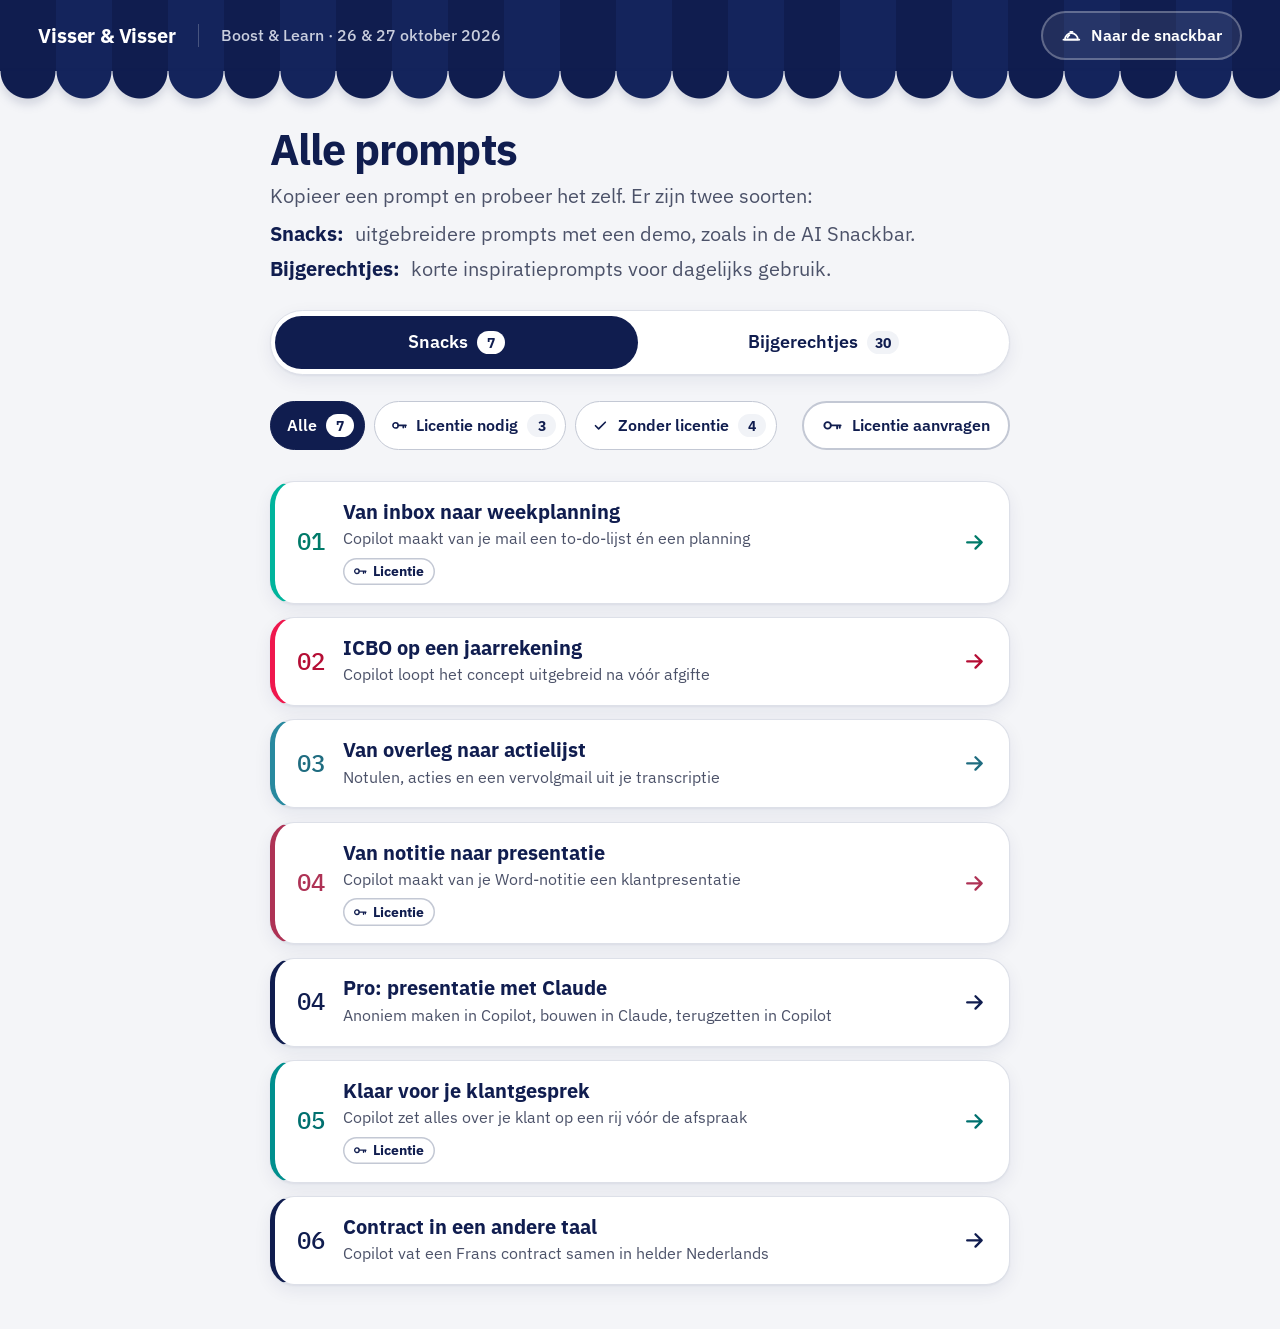
<file: prompts/index.html>
<!doctype html>
<html lang="nl" class="no-js" data-theme="licht">
<head>
  <meta charset="utf-8">
  <meta name="viewport" content="width=device-width, initial-scale=1, viewport-fit=cover">
  <!-- Promptpagina voor de QR-codes op de kaartjes: alleen eigen bestanden; verbinding alleen met de centrale
       opslag (Supabase) voor 'Mail mij deze prompt', net als in de snackbar. -->
  <meta http-equiv="Content-Security-Policy" content="default-src 'self'; script-src 'self'; style-src 'self'; img-src 'self'; font-src 'self'; connect-src https://*.supabase.co; object-src 'none'; frame-src 'none'; base-uri 'none'; form-action 'none'">
  <meta name="referrer" content="no-referrer">
  <meta name="robots" content="noindex, nofollow">
  <meta name="theme-color" content="#101d4f">
  <title>Prompts · AI Snackbar</title>
  <link rel="icon" href="../assets/branding/favicon.svg" type="image/svg+xml">

  <link rel="stylesheet" href="../css/variables.css">
  <link rel="stylesheet" href="../css/base.css">
  <link rel="stylesheet" href="../css/components.css">
  <link rel="stylesheet" href="../css/prompts.css">

  <!-- Dezelfde instellingen, teksten en snacks als de snackbar, plus de inspiratieprompts -->
  <script defer src="../js/config.js"></script>
  <script defer src="../data/texts.js"></script>
  <script defer src="../data/snacks.js"></script>
  <script defer src="../data/inspiration.js"></script>
  <script defer src="../js/ui.js"></script>
  <script defer src="../js/content.js"></script>
  <script defer src="../js/central.js"></script>
  <script defer src="../js/prompt-mail.js"></script>
  <script defer src="../js/guide.js"></script>
  <script defer src="../js/prompt-steps.js"></script>
  <script defer src="../js/license-request.js"></script>
  <script defer src="../js/closed.js"></script>
  <script defer src="../js/prompts.js"></script>
</head>
<body class="prompts-page">
  <header class="topbar on-dark">
    <div class="topbar__inner container prompts__bar">
      <a class="brand prompts__brand" href="#" id="pp-home">
        <span class="brand__wordmark" id="pp-org">Visser &amp; Visser</span>
      </a>
      <p class="topbar__event" id="pp-event"></p>
      <div class="topbar__actions">
        <!-- Naar de snackkaart (zonder welkomstscherm, zie js/app.js) -->
        <a class="btn btn--ghost-dark btn--sm" id="pp-app" href="../#/">
          <svg class="icon" aria-hidden="true" focusable="false"><use href="#i-cloche"></use></svg>
          <span data-text="promptsToApp">Naar de snackbar</span>
        </a>
      </div>
    </div>
    <div class="awning-edge awning-edge--topbar" aria-hidden="true"></div>
  </header>

  <main class="container prompts" id="main">
    <!-- Alle prompts -->
    <section class="prompts__view" id="pp-list" aria-labelledby="pp-list-title">
      <h1 class="prompts__title" id="pp-list-title" tabindex="-1" data-text="promptsTitle">Alle prompts</h1>
      <p class="prompts__lead" data-text="promptsLead">Kopieer een prompt en probeer het zelf. Er zijn twee soorten:</p>
      <dl class="prompts__kinds-intro">
        <div>
          <dt data-text="promptsSnacksTerm">Snacks</dt>
          <dd data-text="promptsSnacksText">uitgebreidere prompts met een demo, zoals in de AI Snackbar.</dd>
        </div>
        <div>
          <dt data-text="promptsSidesTerm">Bijgerechtjes</dt>
          <dd data-text="promptsSidesText">korte inspiratieprompts voor dagelijks gebruik.</dd>
        </div>
      </dl>

      <!-- Snacks | Bijgerechtjes (alleen als er allebei zijn); adres: prompts/#snacks of prompts/#inspiratie -->
      <!-- (het adres blijft #inspiratie, zodat al gedrukte QR-codes blijven werken) -->
      <div class="prompts__kinds" id="pp-kinds" role="group" data-label="promptsKindLabel" hidden>
        <button class="prompts__kind" type="button" data-kind="snacks" aria-pressed="true">
          <span data-text="promptsKindSnacks">Snacks</span>
          <span class="prompts__count" id="pp-count-snacks"></span>
        </button>
        <button class="prompts__kind" type="button" data-kind="inspiratie" aria-pressed="false">
          <span data-text="promptsKindInspiration">Bijgerechtjes</span>
          <span class="prompts__count" id="pp-count-inspiration"></span>
        </button>
      </div>

      <!-- Copilot-licentie: Alle / Met licentie / Zonder licentie (alleen als er in deze lijst iets te kiezen is) -->
      <!-- + 'Licentie aanvragen' (js/license-request.js, alleen met centrale opslag) -->
      <div class="prompts__license-row">
        <div class="prompts__chips prompts__license" id="pp-license" role="group" data-label="promptsLicenseLabel" hidden></div>
        <button class="btn btn--secondary btn--sm prompts__license-request" type="button" data-license-request aria-haspopup="dialog" hidden>
          <svg class="icon" aria-hidden="true" focusable="false"><use href="#i-key"></use></svg>
          <span data-text="licenseRequestButton">Licentie aanvragen</span>
        </button>
      </div>

      <div id="pp-snacks">
        <ul class="prompts__list" id="pp-items" role="list"></ul>
      </div>

      <div id="pp-inspiration" hidden>
        <div class="prompts__chips prompts__themes" id="pp-themes" role="group" data-label="promptsThemeLabel"></div>
        <div id="pp-groups"></div>
      </div>

      <p class="prompts__lead prompts__nomatch" id="pp-nomatch" hidden data-text="promptsNoMatch"></p>
      <p class="prompts__lead" id="pp-empty" hidden data-text="promptsEmpty"></p>
    </section>

    <!-- Eén prompt (adres: prompts/#<id>, bijv. prompts/#snack-01 of prompts/#inspiratie-01) -->
    <article class="prompts__view prompts-detail" id="pp-detail" hidden aria-labelledby="pp-title">
      <a class="btn btn--back prompts-detail__back" href="#" id="pp-back">
        <svg class="icon" aria-hidden="true" focusable="false"><use href="#i-arrow-left"></use></svg>
        <span data-text="promptsBack">Alle prompts</span>
      </a>
      <p class="prompts-detail__eyebrow"><span id="pp-number"></span> <span id="pp-category"></span></p>
      <h1 class="prompts-detail__title" id="pp-title" tabindex="-1"></h1>
      <p class="prompts-detail__subtitle" id="pp-subtitle"></p>
      <p class="prompts-detail__meta" id="pp-meta" hidden></p>

      <!-- Alleen bij een prompt die ook zonder licentie kan (promptBasic in data/inspiration.js) -->
      <div class="prompts-variant" id="pp-variant" role="group" data-label="promptsVariantLabel" hidden>
        <button class="prompts-variant__option" type="button" data-variant="licensed" aria-pressed="true">
          <svg class="icon" aria-hidden="true" focusable="false"><use href="#i-key"></use></svg>
          <span data-text="promptsVariantLicensed">Met licentie</span>
        </button>
        <button class="prompts-variant__option" type="button" data-variant="basic" aria-pressed="false">
          <svg class="icon" aria-hidden="true" focusable="false"><use href="#i-check"></use></svg>
          <span data-text="promptsVariantBasic">Zonder licentie</span>
        </button>
      </div>
      <p class="prompts-variant__hint" id="pp-variant-hint" aria-live="polite" hidden></p>
      <!-- Licentie aanvragen (js/license-request.js): alleen bij een prompt met licentie -->
      <p class="license-link" id="pp-license-link" hidden>
        <button class="license-link__button" type="button" data-license-request aria-haspopup="dialog" hidden>
          <svg class="icon" aria-hidden="true" focusable="false"><use href="#i-key"></use></svg>
          <span data-text="licenseRequestLink">Nog geen licentie? Vraag hem aan</span>
        </button>
      </p>

      <div class="takeaway prompts-detail__card">
        <div class="prompt-box">
          <div class="prompt-box__head">
            <p class="prompt-box__label" id="pp-prompt-label" data-text="promptLabel">Voorbeeldprompt</p>
            <button class="btn btn--copy" type="button" id="pp-copy">
              <svg class="icon" aria-hidden="true" focusable="false"><use href="#i-copy"></use></svg>
              <span id="pp-copy-label" data-text="copyPrompt">Kopieer prompt</span>
            </button>
          </div>
          <pre class="prompt-box__text is-selectable" id="pp-prompt" aria-labelledby="pp-prompt-label" tabindex="0"></pre>
          <!-- Prompt in stappen (veld prompts in data/snacks.js) -->
          <ol class="prompt-steps" id="pp-steps" aria-labelledby="pp-prompt-label" hidden></ol>
          <p class="prompt-box__note" id="pp-note"></p>
          <!-- Bijlage bij de prompt (veld download in data/snacks.js) -->
          <a class="btn btn--secondary btn--block" id="pp-download" href="#" download hidden>
            <svg class="icon" aria-hidden="true" focusable="false"><use href="#i-download"></use></svg>
            <span id="pp-download-label">Download de bijlage</span>
          </a>
          <!-- Handleiding (veld guide in data/snacks.js), opent #guide-dialog -->
          <button class="btn btn--secondary btn--block" type="button" id="pp-guide" aria-haspopup="dialog" hidden>
            <svg class="icon" aria-hidden="true" focusable="false"><use href="#i-info"></use></svg>
            <span id="pp-guide-label">Bekijk de handleiding</span>
          </button>

          <!-- 'Mail mij deze prompt': zelfde onderdeel als in de snackbar (js/prompt-mail.js), alleen met centrale opslag -->
          <div class="prompt-mail" id="prompt-mail" hidden>
            <button class="btn btn--secondary btn--block" type="button" id="prompt-mail-toggle" aria-expanded="false" aria-controls="prompt-mail-form">
              <svg class="icon" aria-hidden="true" focusable="false"><use href="#i-mail"></use></svg>
              <span data-text="promptMailButton">Mail mij deze prompt</span>
            </button>
            <form class="prompt-mail__form" id="prompt-mail-form" novalidate hidden>
              <label class="prompt-mail__label" for="prompt-mail-email" data-text="promptMailLabel">Je e-mailadres</label>
              <div class="prompt-mail__row">
                <input class="prompt-mail__input" id="prompt-mail-email" name="email" type="email" inputmode="email" autocapitalize="off" spellcheck="false" maxlength="254" enterkeyhint="send" aria-describedby="prompt-mail-privacy prompt-mail-error" data-placeholder="promptMailPlaceholder">
                <button class="btn btn--primary" type="submit" id="prompt-mail-submit">
                  <svg class="icon" aria-hidden="true" focusable="false"><use href="#i-send"></use></svg>
                  <span data-text="promptMailSubmit">Versturen</span>
                </button>
              </div>
              <p class="prompt-mail__privacy" id="prompt-mail-privacy">
                <svg class="icon" aria-hidden="true" focusable="false"><use href="#i-shield"></use></svg>
                <span id="prompt-mail-privacy-text"></span>
              </p>
              <p class="prompt-mail__error" id="prompt-mail-error" role="alert"></p>
            </form>
            <p class="prompt-mail__done" id="prompt-mail-done" role="status" hidden></p>
          </div>
        </div>

        <div class="tip prompts-detail__tip" id="pp-tip-block">
          <span class="tip__icon" aria-hidden="true">
            <svg class="icon" focusable="false"><use href="#i-bulb"></use></svg>
          </span>
          <p><strong class="tip__label" data-text="tipLabel">Tip</strong> <span id="pp-tip"></span></p>
        </div>
      </div>

      <div class="prompts-detail__actions">
        <button class="btn btn--secondary btn--lg" type="button" id="pp-share" hidden>
          <svg class="icon" aria-hidden="true" focusable="false"><use href="#i-share"></use></svg>
          <span data-text="promptsShare">Delen</span>
        </button>
        <a class="btn btn--primary btn--lg" id="pp-demo" href="../">
          <svg class="icon" aria-hidden="true" focusable="false"><use href="#i-play"></use></svg>
          <span data-text="promptsDemo">Bekijk de demo</span>
        </a>
      </div>
    </article>
  </main>

  <!-- Handleiding bij een snack (js/guide.js); zelfde opbouw als in de snackbar -->
  <dialog class="modal" id="guide-dialog" aria-labelledby="guide-title">
    <div class="modal__panel">
      <button class="btn btn--icon btn--quiet modal__close" type="button" data-close data-label="close" aria-label="Sluiten">
        <svg class="icon" aria-hidden="true" focusable="false"><use href="#i-close"></use></svg>
      </button>
      <h2 class="modal__title" id="guide-title" tabindex="-1"></h2>
      <div class="guide__switch" id="guide-switch" role="group" data-label="guideVariantLabel">
        <button class="guide__option" type="button" data-variant="basic" aria-pressed="true">
          <svg class="icon" aria-hidden="true" focusable="false"><use href="#i-check"></use></svg>
          <span data-text="guideVariantBasic">Zonder licentie</span>
        </button>
        <button class="guide__option" type="button" data-variant="licensed" aria-pressed="false">
          <svg class="icon" aria-hidden="true" focusable="false"><use href="#i-key"></use></svg>
          <span data-text="guideVariantLicensed">Met licentie</span>
        </button>
      </div>
      <ol class="guide__steps" id="guide-steps" aria-live="polite"></ol>
      <p class="guide__note" id="guide-note"></p>
      <div class="modal__actions">
        <button class="btn btn--primary btn--lg" type="button" data-close data-text="close">Sluiten</button>
      </div>
    </div>
  </dialog>

  <!-- ================= Copilot-licentie aanvragen (js/license-request.js) ================= -->
  <!-- Zelfde opbouw in index.html en prompts/index.html. Alleen eigen apparaat + centrale opslag. -->
  <dialog class="modal license" id="license-dialog" aria-labelledby="license-title">
    <div class="modal__panel">
      <button class="btn btn--icon btn--quiet modal__close" type="button" data-close data-label="close" aria-label="Sluiten">
        <svg class="icon" aria-hidden="true" focusable="false"><use href="#i-close"></use></svg>
      </button>
      <span class="modal__mark" aria-hidden="true">
        <svg class="icon" focusable="false"><use href="#i-key"></use></svg>
      </span>
      <h2 class="modal__title" id="license-title" tabindex="-1" data-text="licenseRequestTitle">Copilot-licentie aanvragen</h2>
      <p class="modal__lead" data-text="licenseRequestLead"></p>

      <div class="license__compare">
        <section class="license__column" aria-labelledby="license-basic-title">
          <h3 class="license__heading" id="license-basic-title">
            <svg class="icon" aria-hidden="true" focusable="false"><use href="#i-check"></use></svg>
            <span data-text="licenseCompareBasicTitle">Iedereen (Copilot Chat)</span>
          </h3>
          <ul class="license__list" role="list">
            <li data-text="licenseCompareBasic1"></li>
            <li data-text="licenseCompareBasic2"></li>
            <li data-text="licenseCompareBasic3"></li>
          </ul>
        </section>
        <section class="license__column license__column--extra" aria-labelledby="license-extra-title">
          <h3 class="license__heading" id="license-extra-title">
            <svg class="icon" aria-hidden="true" focusable="false"><use href="#i-key"></use></svg>
            <span data-text="licenseCompareLicensedTitle">Extra met een licentie</span>
          </h3>
          <ul class="license__list" role="list">
            <li data-text="licenseCompareLicensed1"></li>
            <li data-text="licenseCompareLicensed2"></li>
            <li data-text="licenseCompareLicensed3"></li>
            <li data-text="licenseCompareLicensed4"></li>
          </ul>
        </section>
      </div>

      <form class="license__form" id="license-form" novalidate>
        <div class="license__field">
          <label class="license__label" for="license-name" data-text="licenseNameLabel">Naam</label>
          <input class="license__input" id="license-name" name="name" type="text" autocomplete="name" maxlength="100" required data-placeholder="licenseNamePlaceholder">
        </div>
        <div class="license__field">
          <label class="license__label" for="license-email" data-text="licenseEmailLabel">Zakelijk e-mailadres</label>
          <input class="license__input" id="license-email" name="email" type="email" inputmode="email" autocomplete="email" autocapitalize="off" spellcheck="false" maxlength="254" required>
        </div>
        <div class="license__field">
          <label class="license__label" for="license-motivation" data-text="licenseMotivationLabel">Waarom wil je een licentie?</label>
          <p class="license__hint" id="license-motivation-hint" data-text="licenseMotivationHint"></p>
          <textarea class="license__input license__textarea is-selectable" id="license-motivation" name="motivation" rows="6" required aria-describedby="license-motivation-hint license-counter" data-placeholder="licenseMotivationPlaceholder"></textarea>
          <p class="license__counter" id="license-counter" aria-live="polite"></p>
        </div>
        <p class="prompt-mail__privacy license__privacy">
          <svg class="icon" aria-hidden="true" focusable="false"><use href="#i-shield"></use></svg>
          <span data-text="licensePrivacy"></span>
        </p>
        <p class="prompt-mail__error" id="license-error" role="alert" hidden></p>
        <div class="modal__actions">
          <button class="btn btn--primary btn--lg" type="submit" id="license-submit">
            <svg class="icon" aria-hidden="true" focusable="false"><use href="#i-send"></use></svg>
            <span data-text="licenseSubmit">Aanvraag versturen</span>
          </button>
        </div>
      </form>

      <div class="license__done" id="license-done" tabindex="-1" role="status" hidden>
        <svg class="icon" aria-hidden="true" focusable="false"><use href="#i-check-circle"></use></svg>
        <h3 class="modal__subtitle" data-text="licenseDoneTitle">Aanvraag verstuurd</h3>
        <p class="modal__text" id="license-done-text"></p>
        <div class="modal__actions">
          <button class="btn btn--primary btn--lg" type="button" data-close data-text="close">Sluiten</button>
        </div>
      </div>
    </div>
  </dialog>
  <div class="toast-region" id="toast-region" role="status" aria-live="polite"></div>

  <svg class="sprite" xmlns="http://www.w3.org/2000/svg" aria-hidden="true" focusable="false" hidden>
    <!-- Zelfde iconen als de snackbar (index.html), plus 'share' -->
    <symbol id="i-close" viewBox="0 0 24 24" fill="none" stroke="currentColor" stroke-width="2.2" stroke-linecap="round" stroke-linejoin="round"><path d="M6 6l12 12M18 6 6 18"/></symbol>
    <symbol id="i-download"viewBox="0 0 24 24" fill="none" stroke="currentColor" stroke-width="2" stroke-linecap="round" stroke-linejoin="round"><path d="M12 4v11"/><path d="m7 10.5 5 5 5-5"/><path d="M5 19.5h14"/></symbol>
    <symbol id="i-key"viewBox="0 0 24 24" fill="none" stroke="currentColor" stroke-width="2.2" stroke-linecap="round" stroke-linejoin="round"><circle cx="6.5" cy="12" r="3.75"/><path d="M10.25 12H21.5M17.5 12v3.5M20.5 12v2.75"/></symbol>
    <symbol id="i-cloche"viewBox="0 0 24 24" fill="none" stroke="currentColor" stroke-width="2" stroke-linecap="round" stroke-linejoin="round"><path d="M4.5 17a7.5 7.5 0 0 1 15 0z"/><path d="M2.8 17h18.4M12 9.5V8M10.7 8h2.6M7.6 14.3a4.8 4.8 0 0 1 2-2.5"/></symbol>
    <symbol id="i-play"viewBox="0 0 24 24" fill="currentColor"><path d="M8 5.6v12.8a1.1 1.1 0 0 0 1.7.9l10-6.4a1.1 1.1 0 0 0 0-1.8l-10-6.4A1.1 1.1 0 0 0 8 5.6z"/></symbol>
    <symbol id="i-arrow-left" viewBox="0 0 24 24" fill="none" stroke="currentColor" stroke-width="2.2" stroke-linecap="round" stroke-linejoin="round"><path d="M19 12H5M11 6l-6 6 6 6"/></symbol>
    <symbol id="i-arrow-right" viewBox="0 0 24 24" fill="none" stroke="currentColor" stroke-width="2.2" stroke-linecap="round" stroke-linejoin="round"><path d="M5 12h14M13 6l6 6-6 6"/></symbol>
    <symbol id="i-copy" viewBox="0 0 24 24" fill="none" stroke="currentColor" stroke-width="2" stroke-linecap="round" stroke-linejoin="round"><rect x="8.5" y="8.5" width="11" height="11" rx="2.5"/><path d="M15.5 8.5V6A1.5 1.5 0 0 0 14 4.5H6A1.5 1.5 0 0 0 4.5 6v8A1.5 1.5 0 0 0 6 15.5h2.5"/></symbol>
    <symbol id="i-check" viewBox="0 0 24 24" fill="none" stroke="currentColor" stroke-width="2.4" stroke-linecap="round" stroke-linejoin="round"><path d="M5 12.5l4.5 4.5L19 7.5"/></symbol>
    <symbol id="i-check-circle" viewBox="0 0 24 24" fill="none" stroke="currentColor" stroke-width="2" stroke-linecap="round" stroke-linejoin="round"><circle cx="12" cy="12" r="8.5"/><path d="M8.2 12.3l2.6 2.6 5-5.3"/></symbol>
    <symbol id="i-info" viewBox="0 0 24 24" fill="none" stroke="currentColor" stroke-width="2" stroke-linecap="round" stroke-linejoin="round"><circle cx="12" cy="12" r="8.5"/><path d="M12 11v5.5"/><circle cx="12" cy="7.8" r="1.1" fill="currentColor" stroke="none"/></symbol>
    <symbol id="i-bulb" viewBox="0 0 24 24" fill="none" stroke="currentColor" stroke-width="2" stroke-linecap="round" stroke-linejoin="round"><path d="M9 17.5h6M10 20.5h4"/><path d="M12 3.5a6 6 0 0 0-3.6 10.8c.7.5 1.1 1.3 1.1 2.2h5c0-.9.4-1.7 1.1-2.2A6 6 0 0 0 12 3.5z"/></symbol>
    <symbol id="i-alert" viewBox="0 0 24 24" fill="none" stroke="currentColor" stroke-width="2" stroke-linecap="round" stroke-linejoin="round"><path d="M10.3 4.6 3.2 17a2 2 0 0 0 1.7 3h14.2a2 2 0 0 0 1.7-3L13.7 4.6a2 2 0 0 0-3.4 0z"/><path d="M12 9.5v4"/><circle cx="12" cy="16.8" r="1" fill="currentColor" stroke="none"/></symbol>
    <symbol id="i-shield" viewBox="0 0 24 24" fill="none" stroke="currentColor" stroke-width="2" stroke-linecap="round" stroke-linejoin="round"><path d="M12 3.5 5 6v5.5c0 4.3 2.9 7.8 7 9 4.1-1.2 7-4.7 7-9V6z"/><path d="M9 12l2.2 2.2L15.2 10"/></symbol>
    <symbol id="i-send" viewBox="0 0 24 24" fill="none" stroke="currentColor" stroke-width="2" stroke-linecap="round" stroke-linejoin="round"><path d="M20.5 3.5 10 14"/><path d="M20.5 3.5 14 20.5l-4-6.5-6.5-4z"/></symbol>
    <symbol id="i-mail" viewBox="0 0 24 24" fill="none" stroke="currentColor" stroke-width="2" stroke-linecap="round" stroke-linejoin="round"><rect x="3" y="5" width="18" height="14" rx="2"/><path d="m4 7 8 6 8-6"/></symbol>
    <symbol id="i-share"viewBox="0 0 24 24" fill="none" stroke="currentColor" stroke-width="2" stroke-linecap="round" stroke-linejoin="round"><path d="M12 14.5V4M7.5 8.5 12 4l4.5 4.5"/><path d="M5.5 12.5v6a1.5 1.5 0 0 0 1.5 1.5h10a1.5 1.5 0 0 0 1.5-1.5v-6"/></symbol>
  </svg>
</body>
</html>
</file>
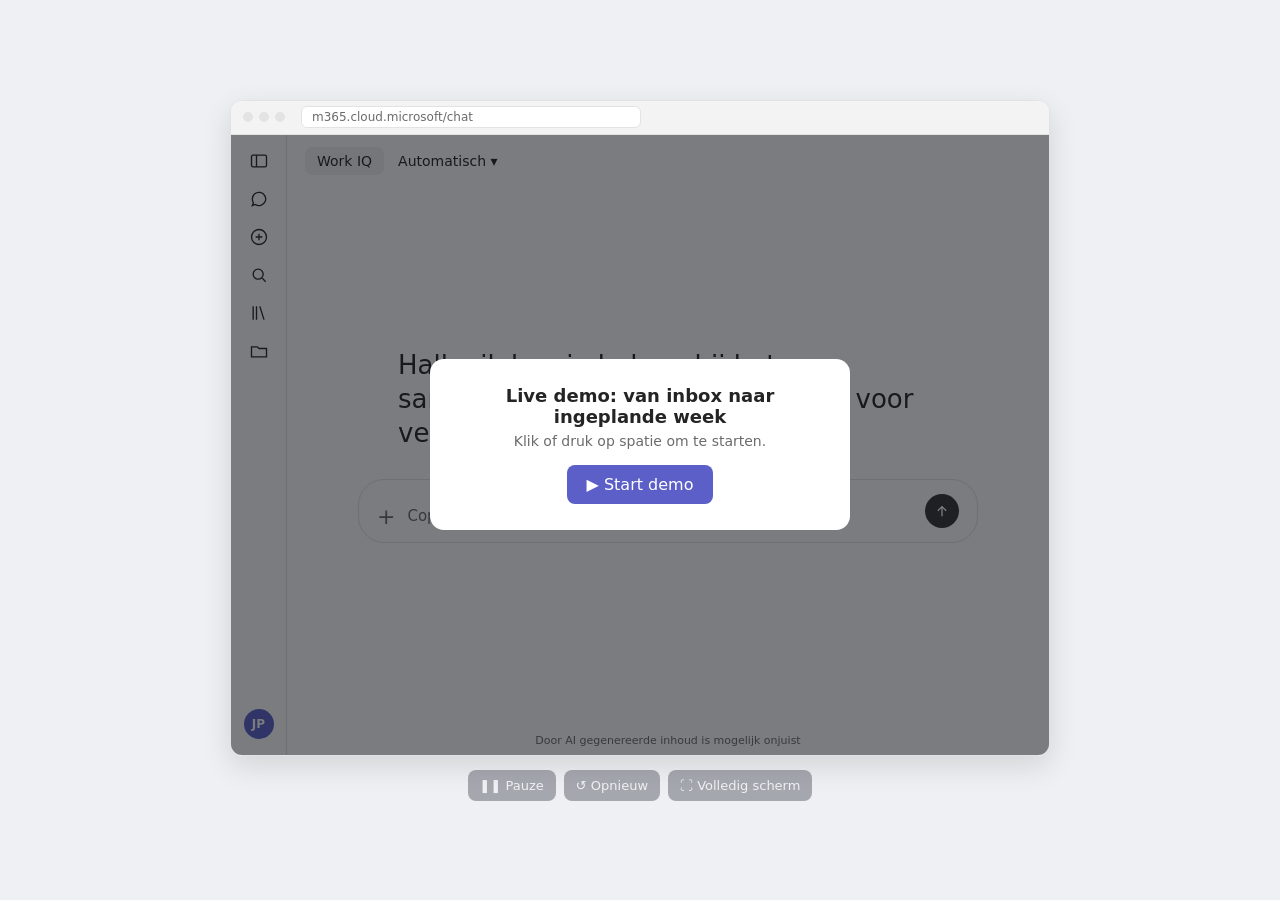
<file: assets/demos/snack-01.html>
<!DOCTYPE html>
<html lang="nl">
<head>
<meta charset="utf-8">
<meta name="viewport" content="width=device-width, initial-scale=1">
<title>Copilot demo (fictief)</title>
<!--
  AI Snackbar: HTML-demo voor snack 1 ("Van inbox naar weekplanning").
  Alle namen en organisaties zijn verzonnen.

  Los geopend werkt de demo zelfstandig (startknop, pauze, opnieuw).
  In de snackbar draait hij afgeschermd in een iframe en praat hij via
  postMessage met de speler (zie docs/CONTENT-GUIDE.md, "HTML-demo's"):
    demo  -> app : { source: 'ai-snackbar-demo', event: 'ready' | 'playing' | 'paused' | 'ended' | 'activity' }
    app -> demo  : { source: 'ai-snackbar', command: 'play' | 'pause' | 'restart' }
-->
<style>
:root{--bg:#eef0f3;--app:#fff;--ink:#242424;--muted:#6b6b6b;--line:#e3e3e3;--soft:#f3f3f3;--accent:#5b5fc7;--dark:#333;--ctl:#1f2330;--ctlink:#f4f4f6}
@media (prefers-color-scheme:dark){:root:not([data-theme="light"]){--bg:#15171c;--app:#1f1f1f;--ink:#ececec;--muted:#a0a0a0;--line:#383838;--soft:#2a2a2a;--accent:#8b8ff0;--dark:#e6e6e6;--ctl:#0c0d11}}
:root[data-theme="dark"]{--bg:#15171c;--app:#1f1f1f;--ink:#ececec;--muted:#a0a0a0;--line:#383838;--soft:#2a2a2a;--accent:#8b8ff0;--dark:#e6e6e6;--ctl:#0c0d11}
*{box-sizing:border-box}
body{margin:0;background:var(--bg);color:var(--ink);font-family:"Segoe UI",system-ui,-apple-system,sans-serif;display:flex;flex-direction:column;align-items:center;justify-content:center;min-height:100vh;padding:24px 16px}
.frame{width:100%;max-width:820px;background:var(--app);border:1px solid var(--line);border-radius:12px;overflow:hidden;box-shadow:0 10px 30px rgba(0,0,0,.12)}
.chrome{height:34px;background:var(--soft);border-bottom:1px solid var(--line);display:flex;align-items:center;gap:6px;padding:0 12px;font-size:12px;color:var(--muted)}
.chrome i{width:10px;height:10px;border-radius:50%;background:var(--line);display:inline-block}
.chrome span{margin-left:10px;background:var(--app);border:1px solid var(--line);border-radius:6px;padding:3px 10px;flex:1;max-width:340px}
.app{display:flex;height:620px;position:relative;overflow:hidden}
.rail{width:56px;border-right:1px solid var(--line);display:flex;flex-direction:column;align-items:center;gap:18px;padding:16px 0}
.rail svg{width:20px;height:20px;stroke:var(--ink);fill:none;stroke-width:1.6}
.rail .avatar{margin-top:auto;width:30px;height:30px;border-radius:50%;background:var(--accent);color:#fff;font-size:12px;display:grid;place-items:center;font-weight:600}
.main{flex:1;display:flex;flex-direction:column;min-width:0;position:relative}
.top{display:flex;align-items:center;gap:14px;padding:12px 18px;font-size:14px}
.pill{background:var(--soft);border-radius:8px;padding:6px 12px}
.convo{flex:1;overflow-y:auto;padding:4px 28px 16px;scrollbar-width:thin;overscroll-behavior:contain;-webkit-overflow-scrolling:touch}
.hero{height:100%;display:flex;flex-direction:column;align-items:center;justify-content:center;gap:28px}
.hero h2{font-weight:400;font-size:26px;margin:0;max-width:540px;line-height:1.3}
.chips{display:flex;gap:10px;flex-wrap:wrap;justify-content:center}
.chip{border:1px solid var(--line);border-radius:10px;padding:8px 12px;font-size:13px;color:var(--muted)}
.inputbox{border:1px solid var(--line);border-radius:26px;padding:14px 18px;display:flex;align-items:flex-end;gap:12px;background:var(--app);width:100%;max-width:620px;font-size:15px;min-height:56px;transition:border-color .2s,box-shadow .2s}
.inputbox.focus{border-color:var(--accent);box-shadow:0 0 0 3px color-mix(in srgb,var(--accent) 18%,transparent)}
.inputbox .ph{color:var(--muted);flex:1;line-height:1.5}
.inputbox .txt{flex:1;white-space:pre-wrap;line-height:1.5;max-height:190px;overflow:hidden}
.inputbox .plus{font-size:22px;line-height:1;color:var(--muted)}
.caret{display:inline-block;width:1px;height:1em;background:var(--ink);vertical-align:-2px;animation:blink 1s steps(1) infinite}
@keyframes blink{50%{opacity:0}}
.send{width:34px;height:34px;border-radius:50%;background:var(--dark);display:grid;place-items:center;flex:none;transition:transform .12s}
.send.press{transform:scale(.88)}
.send svg{width:16px;height:16px;fill:var(--app)}
.dock{padding:10px 28px 6px;display:flex;flex-direction:column;align-items:center}
.disc{font-size:11px;color:var(--muted);text-align:center;padding-bottom:8px}
.user{margin:22px 0 18px auto;max-width:85%;background:var(--soft);border-radius:12px;padding:12px 16px;font-size:14px;line-height:1.5;width:fit-content}
.bot{font-size:14px;line-height:1.6}
.step{margin:4px 0 14px}
.step .nm{display:flex;align-items:center;gap:8px;font-size:14px}
.step .nm svg{width:18px;height:18px}
.step .ds{color:var(--muted);font-size:12.5px;margin:4px 0 0 26px;line-height:1.45}
.step .nm svg{animation:sp 1.6s linear infinite}
@keyframes sp{to{transform:rotate(360deg)}}
.reason{color:var(--muted);font-size:13px;margin:4px 0 12px}
.bot h2{font-size:19px;margin:18px 0 8px}
.bot h3{font-size:15px;margin:16px 0 6px}
.bot p{margin:8px 0}
.per{text-decoration:underline;text-decoration-style:dotted;text-underline-offset:3px}
.cite{display:inline-flex;align-items:center;gap:3px;border:1px solid var(--line);border-radius:5px;padding:0 5px;font-size:11px;color:var(--muted);vertical-align:1px;margin-left:3px}
table{border-collapse:collapse;width:100%;font-size:12.5px;margin:10px 0 16px}
th,td{border:1px solid var(--line);padding:8px 10px;text-align:left;vertical-align:top}
th{font-weight:600}
td.t{white-space:nowrap;font-variant-numeric:tabular-nums}
.bot ul,.bot ol{margin:4px 0 10px;padding-left:22px}
.bot li{margin:4px 0}
.acts{display:flex;gap:18px;margin:14px 0 6px;color:var(--muted)}
.acts svg{width:17px;height:17px;stroke:currentColor;fill:none;stroke-width:1.6}
.acts .down{transform:scaleY(-1)}
.sugg{display:flex;flex-direction:column;align-items:flex-end;gap:8px;margin:10px 0 6px}
.sugg div{border:1px solid var(--line);border-radius:10px;padding:6px 11px;font-size:12.5px;color:var(--muted)}
.card b{font-weight:600}
.card .q{font-weight:600;color:var(--muted);margin:6px 0 10px}
.card p{color:var(--muted);margin:6px 0}
.card p b{color:var(--ink)}
.btns{display:flex;gap:10px;margin:12px 0 4px}
.btn{border-radius:7px;padding:6px 14px;font-size:13.5px;font-weight:600;border:1px solid var(--line);transition:transform .12s}
.btn.pri{background:var(--dark);color:var(--app);border-color:var(--dark)}
.btn.press{transform:scale(.93)}
.hid{display:none!important}
.show{animation:fi .35s ease both}
@keyframes fi{from{opacity:0;transform:translateY(5px)}to{opacity:1;transform:none}}
.cursor{position:absolute;left:0;top:0;width:22px;height:22px;z-index:20;pointer-events:none;transition:transform .9s cubic-bezier(.45,.05,.25,1);transform:translate(760px,660px)}
.cursor svg{width:22px;height:22px;filter:drop-shadow(0 1px 2px rgba(0,0,0,.35))}
.ripple{position:absolute;width:34px;height:34px;margin:-17px 0 0 -17px;border-radius:50%;background:color-mix(in srgb,var(--accent) 35%,transparent);z-index:19;pointer-events:none;animation:rp .5s ease-out forwards}
@keyframes rp{from{transform:scale(.3);opacity:1}to{transform:scale(1.6);opacity:0}}
.overlay{position:absolute;inset:0;background:rgba(15,17,24,.55);display:grid;place-items:center;z-index:30;cursor:pointer}
.overlay div{background:var(--app);border-radius:14px;padding:26px 32px;text-align:center;max-width:420px}
.overlay h4{margin:0 0 6px;font-size:18px}
.overlay p{margin:0 0 16px;color:var(--muted);font-size:14px}
.overlay button{background:var(--accent);color:#fff;border:0;border-radius:8px;padding:10px 20px;font:inherit;cursor:pointer}
.controls{margin-top:14px;display:flex;gap:8px;opacity:.35;transition:opacity .2s}
.controls:hover,.controls:focus-within{opacity:1}
.controls button{background:var(--ctl);color:var(--ctlink);border:0;border-radius:8px;padding:8px 12px;font:inherit;font-size:13px;cursor:pointer}
@media (max-width:600px){.rail{display:none}.convo{padding:4px 14px}.dock{padding:10px 14px 6px}.hero h2{font-size:20px}.app{height:560px}
  table{font-size:12px} th,td{padding:6px 7px} td.t{white-space:normal} .user{max-width:92%}}

/* ---- In de snackbar: de demo vult het hele vak, zonder eigen knoppen ---- */
html.embed,html.embed body{height:100%}
html.embed body{display:block;min-height:0;padding:0;background:var(--app)}
html.embed .frame{display:flex;flex-direction:column;max-width:none;height:100%;border:0;border-radius:0;box-shadow:none}
html.embed .app{flex:1;height:auto;min-height:0}
html.embed .controls{display:none}
@media (max-width:420px){html.embed .chrome span{max-width:none}}
</style>
</head>
<body>
<div class="frame">
  <div class="chrome"><i></i><i></i><i></i><span>m365.cloud.microsoft/chat</span></div>
  <div class="app" id="app">
    <nav class="rail" aria-hidden="true">
      <svg viewBox="0 0 24 24"><rect x="3" y="5" width="18" height="14" rx="2"/><path d="M9 5v14"/></svg>
      <svg viewBox="0 0 24 24"><path d="M4 12a8 8 0 1 1 3.5 6.6L4 20l1.3-3.4A8 8 0 0 1 4 12z"/></svg>
      <svg viewBox="0 0 24 24"><circle cx="12" cy="12" r="9"/><path d="M12 8v8M8 12h8"/></svg>
      <svg viewBox="0 0 24 24"><circle cx="11" cy="11" r="6"/><path d="M16 16l4 4"/></svg>
      <svg viewBox="0 0 24 24"><path d="M5 4v16M9 4v16M13 4l5 16"/></svg>
      <svg viewBox="0 0 24 24"><path d="M3 7h7l2 2h9v10H3z"/></svg>
      <div class="avatar">JP</div>
    </nav>
    <div class="main">
      <div class="top"><span class="pill">Work IQ</span><span>Automatisch ▾</span></div>
      <div class="convo" id="convo"></div>
      <div class="dock" id="dock"></div>
      <div class="disc">Door AI gegenereerde inhoud is mogelijk onjuist</div>
    </div>
    <div class="cursor" id="cursor"><svg viewBox="0 0 24 24"><path d="M4 2l16 11-7 1.2 4 7.3-2.8 1.5-4-7.4L4 20z" fill="#fff" stroke="#111" stroke-width="1.3" stroke-linejoin="round"/></svg></div>
  </div>
</div>
<div class="controls">
  <button id="pause">❚❚ Pauze</button>
  <button id="restart">↺ Opnieuw</button>
  <button id="fs">⛶ Volledig scherm</button>
</div>

<script>
/* ======== FICTIEVE DATA — alle namen en organisaties zijn verzonnen ======== */
const P1="Bekijk alle e-mails in mijn Postvak IN van de afgelopen 7 dagen. Haal daaruit alle acties, verzoeken en deadlines die op mij (Joost) betrekking hebben. Maak een to-do lijst in een tabel met de kolommen: Taak, Afzender, Datum e-mail, Deadline (indien genoemd), Prioriteit (Hoog/Middel/Laag). Sorteer op prioriteit en deadline. Sla nieuwsbrieven en automatische meldingen over. Zet onderaan een korte lijst van e-mails die nog op mijn antwoord wachten.";
const P2="Zet deze actielijst om in een planning voor de rest van deze week. Houd rekening met mijn bestaande afspraken in mijn agenda en geef per taak een tijdsinschatting.";
const P3="Plan een focusblok in op vrijdag 2 oktober van 09:00 tot 11:00 met de titel: Planningsmemo Nordhaven afronden";
const TODO=[
["Materialiteitsberekening en planningsmemo Nordhaven B.V. afronden en naar manager sturen.","Sanne de Wit","29-09-2026","Vrijdag 2 okt","Hoog",2],
["Reviewpunten voorraadwaardering Lindqvist Retail beantwoorden.","Thomas Bakker","28-09-2026","Donderdag","Hoog",1],
["Saldibevestigingen banken Nordhaven B.V. versturen.","Eva Jansen","28-09-2026","Zo spoedig mogelijk","Hoog",0],
["Steekproef journal entry testing Brouwer Logistics selecteren.","Lisa Smit","29-09-2026","Volgende week","Middel",0],
["Input leveren voor AI-lunchsessie: demo's kiezen en promptkaartjes uitwerken.","Mark Verbeek","24-09-2026","14 oktober","Middel",1],
["Nieuwe huurovereenkomst verwerken in dossier Vermeer Holding.","Thomas Bakker","25-09-2026","Niet genoemd","Middel",0],
["Beoordelingsformulier stagiair invullen.","HR Servicedesk","29-09-2026","2 oktober","Laag",0],
["Inschrijven voor training IFRS 16.","L&D Academie","23-09-2026","Niet genoemd","Laag",0]];
const WAIT=[
["Planningsmemo Nordhaven","Sanne de Wit","vraagt of de planningsmemo vrijdag bij haar kan liggen."],
["Saldibevestigingen","Eva Jansen","vraagt of de bankbevestigingen al verstuurd zijn."],
["Reviewpunten voorraad","Thomas Bakker","wacht op jouw reactie op zijn reviewpunten."],
["AI-lunchsessie","Mark Verbeek","vraagt om input voor de demo's en promptkaartjes."]];
/* ========================================================================== */

/* In de snackbar (iframe) of los geopend? */
const EMBED=window.parent!==window;
if(EMBED)document.documentElement.classList.add("embed");
function notify(event){if(EMBED)window.parent.postMessage({source:"ai-snackbar-demo",event},"*")}

const esc=s=>s.replace(/&/g,"&amp;").replace(/</g,"&lt;");
const $=id=>document.getElementById(id);
const app=$("app"),convo=$("convo"),dock=$("dock"),cursor=$("cursor");
const MAIL='<span class="cite">✉</span>',MAIL2='<span class="cite">✉ +2</span>',CAL='<span class="cite">▦</span>',CAL3='<span class="cite">▦ +3</span>';
const SPARK='<svg viewBox="0 0 24 24"><path d="M12 2l2.2 6.3L20 10l-5.8 2.2L12 19l-2.2-6.8L4 10l5.8-1.7z" fill="var(--accent)"/></svg>';
const ACTS=`<div class="acts s"><svg viewBox="0 0 24 24"><rect x="8" y="8" width="12" height="12" rx="2"/><path d="M16 8V5a1 1 0 0 0-1-1H5a1 1 0 0 0-1 1v10a1 1 0 0 0 1 1h3"/></svg><svg viewBox="0 0 24 24"><path d="M7 11v9H4v-9zM7 11l4-8c1.5 0 2.5 1 2.2 2.6L12.5 9H19a2 2 0 0 1 2 2.3l-1.2 7A2 2 0 0 1 17.8 20H7"/></svg><svg class="down" viewBox="0 0 24 24"><path d="M7 11v9H4v-9zM7 11l4-8c1.5 0 2.5 1 2.2 2.6L12.5 9H19a2 2 0 0 1 2 2.3l-1.2 7A2 2 0 0 1 17.8 20H7"/></svg><svg viewBox="0 0 24 24"><path d="M20 12a8 8 0 1 1-2.3-5.7M20 4v5h-5"/></svg><svg viewBox="0 0 24 24"><circle cx="6" cy="12" r="1"/><circle cx="12" cy="12" r="1"/><circle cx="18" cy="12" r="1"/></svg></div>`;

let runId=0,paused=false,started=false;const ABORT=Symbol();
async function sleep(ms){const id=runId;let t=0;while(t<ms){await new Promise(r=>setTimeout(r,40));if(id!==runId)throw ABORT;if(!paused)t+=40}}
function pos(el,dx=0,dy=0){const a=app.getBoundingClientRect(),r=el.getBoundingClientRect(),k=(a.width/app.offsetWidth)||1;return[(r.left-a.left+r.width/2)/k+dx,(r.top-a.top+r.height/2)/k+dy]}
async function moveTo(el,ms=900,dx=0,dy=0){const[x,y]=pos(el,dx,dy);cursor.style.transitionDuration=ms+"ms";cursor.style.transform=`translate(${x-4}px,${y-2}px)`;await sleep(ms+80)}
/* Rustpositie rechtsonder, passend bij elke schermgrootte */
function park(){cursor.style.transitionDuration="600ms";cursor.style.transform=`translate(${app.clientWidth-60}px,${app.clientHeight-40}px)`}
async function click(el){const[x,y]=pos(el);const r=document.createElement("div");r.className="ripple";r.style.left=x+"px";r.style.top=y+"px";app.append(r);setTimeout(()=>r.remove(),600);await sleep(220)}

/* Meescrollen, behalve als iemand zelf terugscrollt (pas weer meescrollen onderaan) */
let follow=true,userIntent=0,lastActivity=0;
function activity(){userIntent=Date.now();if(userIntent-lastActivity>2000){lastActivity=userIntent;notify("activity")}}
["wheel","touchstart","pointerdown","keydown"].forEach(t=>convo.addEventListener(t,activity,{passive:true}));
convo.addEventListener("scroll",()=>{if(Date.now()-userIntent>1500)return;follow=convo.scrollHeight-convo.scrollTop-convo.clientHeight<60});
const scrollDown=()=>{if(follow)convo.scrollTo({top:convo.scrollHeight,behavior:"smooth"})};

function inputBox(inner){return `<div class="inputbox" id="ib"><span class="plus">+</span>${inner}<div class="send" id="send"><svg viewBox="0 0 24 24"><path d="M12 4l7 7-1.4 1.4L13 7.8V20h-2V7.8l-4.6 4.6L5 11z"/></svg></div></div>`}
const emptyInput=()=>inputBox('<span class="ph">Copilot een bericht sturen</span>');
const reveal=el=>{el.classList.remove("hid");el.classList.add("show")};
const stream=t=>`<p class="s" data-stream data-html="${t.replace(/"/g,"&quot;")}"></p>`;

async function typeInto(text){
  const ib=$("ib");await moveTo(ib,900,-120,0);await click(ib);ib.classList.add("focus");
  const box=ib.querySelector(".ph,.txt");box.className="txt";box.innerHTML='<span class="caret"></span>';
  const[x,y]=pos(ib);cursor.style.transitionDuration="500ms";cursor.style.transform=`translate(${x+60}px,${y+80}px)`;await sleep(450);
  let i=0;while(i<text.length){i+=1+(Math.random()<.5?1:0);box.innerHTML=esc(text.slice(0,i))+'<span class="caret"></span>';box.scrollTop=box.scrollHeight;const c=text[i-1];await sleep(c==="."||c===","||c===":"?140:22+Math.random()*20)}
  await sleep(600);await moveTo($("send"),700);await click($("send"));$("send").classList.add("press");await sleep(120);
}
/* één Copilot-beurt: denkstappen (naam + uitleg), daarna antwoord streamen */
async function turn(prompt,html,steps,opts={}){
  const wrap=document.createElement("div");
  wrap.innerHTML=`<div class="user show">${esc(prompt)}</div><div class="bot"><div class="step" id="stp"><div class="nm">${SPARK}<span class="sn"></span> ›</div><div class="ds"></div></div>${html}</div>`;
  if(convo.querySelector(".hero"))convo.innerHTML="";
  convo.append(wrap);dock.innerHTML=emptyInput();
  wrap.querySelectorAll(".s").forEach(e=>e.classList.add("hid"));
  park();follow=true;scrollDown();
  const st=wrap.querySelector("#stp");st.removeAttribute("id");
  for(const [n,d] of steps){st.querySelector(".sn").textContent=n;st.querySelector(".ds").textContent=d||"";st.querySelector(".ds").classList.toggle("hid",!d);await sleep(d?2600:1800)}
  if(opts.noReason)st.remove();
  else st.outerHTML=`<div class="reason">Redeneren voltooid in ${opts.n||steps.length+1} stappen ›</div>`;
  for(const el of wrap.querySelectorAll(".s")){
    if(el.dataset.stop!==undefined)return wrap;
    reveal(el);
    if(el.dataset.stream!==undefined){const full=el.dataset.html;const w=full.split(" ");for(let k=1;k<=w.length;k++){el.innerHTML=w.slice(0,k).join(" ");await sleep(38)}el.innerHTML=full}
    scrollDown();
    await sleep(el.tagName==="TR"?380:/^H/.test(el.tagName)?420:el.tagName==="TABLE"?220:330);
  }
  return wrap;
}
const tbl=(head,rows)=>`<table class="s"><thead><tr>${head.map(h=>`<th>${h}</th>`).join("")}</tr></thead><tbody>${rows.map(r=>`<tr class="s">${r.map((c,i)=>`<td${i===0&&/\d:\d/.test(c)?' class="t"':""}>${c}</td>`).join("")}</tr>`).join("")}</tbody></table>`;

function html1(){return stream("Ik heb 17 relevante e-mails uit je Postvak IN bekeken (nieuwsbrieven, marketingmails en automatische meldingen buiten beschouwing gelaten waar mogelijk). Dit levert de volgende actielijst op.")+
`<h2 class="s">To-do lijst</h2>`+tbl(["Taak","Afzender","Datum e-mail","Deadline","Prioriteit"],TODO.map(r=>[esc(r[0])+(r[5]===2?MAIL2:r[5]?MAIL:""),`<span class="per">${esc(r[1])}</span>`,r[2],esc(r[3]),r[4]]))+
`<h3 class="s">E-mails die waarschijnlijk nog op jouw antwoord wachten</h3>`+
WAIT.map((w,i)=>`<p class="s"><b>${i+1}. ${w[0]}</b><br>${w[1]} ${w[2]}</p>`).join("")+
stream("Kort samengevat: de hoogste prioriteit ligt bij de planningsmemo voor Nordhaven, de reviewpunten van Lindqvist en de saldibevestigingen. Deze drie hebben een directe opvolgactie vanuit jou nodig.")+ACTS}
function html2(){return stream(`Op basis van je agenda zie ik dat je woensdag en donderdag al deels focusblokken hebt gereserveerd voor dossierwerk. Daarbinnen kun je de e-mailacties goed inpassen. Je huidige planning bevat: <span class="per">Overleg Sanne de Wit</span>, <span class="per">Afblokken dossierwerk</span>, <span class="per">Afblokken Nordhaven</span> en <span class="per">Teamoverleg audit</span>. ${CAL3}`)+
`<h2 class="s">Woensdag 30 september</h2><h3 class="s">12:30 - 13:00</h3><p class="s"><span class="per">Overleg Sanne de Wit – planning Nordhaven</span> (reeds gepland) ${CAL}</p><h3 class="s">13:00 - 17:00</h3><p class="s"><span class="per">Afblokken dossierwerk</span> ${CAL}</p><p class="s">Ik zou dit blok als volgt verdelen:</p>`+
tbl(["Tijd","Taak","Schatting"],[["13:00 - 13:30","Saldibevestigingen banken Nordhaven versturen","30 min"],["13:30 - 15:00",`Reviewpunten voorraadwaardering beantwoorden voor <span class="per">Thomas Bakker</span>`,"1,5 uur"],["15:00 - 16:00","Huurovereenkomst Vermeer Holding verwerken","1 uur"],["16:00 - 16:30",`Reactie naar <span class="per">Mark Verbeek</span> over AI-lunchsessie`,"30 min"],["16:30 - 17:00","Beoordelingsformulier stagiair","30 min"]])+
`<h2 class="s">Donderdag 1 oktober</h2><h3 class="s">09:00 - 12:30</h3><p class="s"><span class="per">Afblokken Nordhaven</span> ${CAL}</p>`+
tbl(["Tijd","Taak","Schatting"],[["09:00 - 11:30","Materialiteitsberekening Nordhaven uitwerken","2,5 uur"],["11:30 - 12:30","Eerste opzet planningsmemo Nordhaven","1 uur"]])+
`<h3 class="s">14:00 - 15:00</h3><p class="s"><span class="per">Teamoverleg audit</span> (reeds gepland) ${CAL}</p>`+
`<h2 class="s">Vrijdag 2 oktober</h2>`+stream("Ik zie op vrijdag nog geen blokken in je agenda. Dat maakt vrijdagochtend ideaal om de planningsmemo af te ronden vóór de deadline.")+
`<h3 class="s">Ochtend (09:00 - 12:00)</h3>`+tbl(["Taak","Schatting"],[["Planningsmemo Nordhaven afronden en naar Sanne sturen","2 uur"],["Steekproef JE-testing Brouwer Logistics voorbereiden","1 uur"]])+
`<h3 class="s">Prioriteitenlijst voor deze week</h3><p class="s"><b>Moet deze week afgerond zijn</b></p><ul><li class="s">Saldibevestigingen versturen.</li><li class="s">Reviewpunten Lindqvist beantwoorden.</li><li class="s">Planningsmemo Nordhaven naar Sanne.</li></ul><p class="s"><b>Mag doorschuiven naar volgende week</b></p><ul><li class="s">JE-testing Brouwer Logistics.</li><li class="s">Inschrijving training IFRS 16.</li></ul>`+
ACTS+`<div class="sugg s"><div>Maak hiervan een overzichtelijke weekkalender</div><div>Controleer de planning op conflicten en ontbrekende afspraken</div><div>Maak per taak een concrete eerstvolgende stap</div></div>`}
function html3(){return `<div class="card s" id="card"><div class="q">Wil je dat ik deze afspraak met deze gegevens maak?</div><p><b>Titel:</b> Planningsmemo Nordhaven afronden</p><p><b>Wanneer:</b> Fri, Oct 2, 9:00 AM - 11:00 AM</p><div class="btns"><div class="btn pri" id="mk">Maken</div><div class="btn">Annuleren</div></div></div>`+ACTS}

function hero(withChips){convo.innerHTML=`<div class="hero"><h2>Hallo, ik kan je helpen bij het samenvatten van en voorbereiden voor vergaderingen</h2>${emptyInput()}${withChips?'<div class="chips"><div class="chip">Bestands-inzichten</div><div class="chip">Postvak IN voor triage</div><div class="chip">Personen zoeken</div><div class="chip">···</div></div>':""}</div>`}

async function play(){
  hero(true);
  dock.innerHTML="";cursor.style.transitionDuration="0ms";cursor.style.transform=`translate(${app.clientWidth-120}px,${app.clientHeight-60}px)`;
  await sleep(1200);
  // 1. mail -> to-do lijst
  await typeInto(P1);
  const w1=await turn(P1,html1(),[["E-mail zoeken","Ik zoek naar e-mails in je Postvak IN van de afgelopen 7 dagen."],["Opstellen takenlijst","Ik ben bezig met het samenstellen van een tabel met taken, inclusief prioritering en e-mails die nog wachten op antwoord."]],{n:3});
  await sleep(1000);
  if(follow)convo.scrollTo({top:w1.querySelector("table").offsetTop-60,behavior:"smooth"});await sleep(3200);
  follow=true;scrollDown();await sleep(1500);
  // 2. weekplanning
  await typeInto(P2);
  await turn(P2,html2(),[["Zoeken naar vergaderingen","Ik ben nu bezig met het uitvoeren van een zoekopdracht naar vergaderingen voor de rest van de week, met filter op het start- en eindtijdstip."]],{n:2});
  await sleep(2200);
  // 3. afspraak inplannen
  await typeInto(P3);
  await turn(P3,html3(),[["Meetings om 09:00 zoeken",""]],{noReason:true});
  await sleep(1600);
  const mk=$("mk");await moveTo(mk,900);await click(mk);mk.classList.add("press");await sleep(500);
  $("card").outerHTML=`<div class="show"><p>Je agenda-item is aangemaakt:</p><ul><li>Titel: <b>Planningsmemo Nordhaven afronden</b></li><li>Start: <b>2 oktober 2026 om 09:00</b></li><li>Type: persoonlijke afspraak (zonder deelnemers)</li></ul></div>`;
  park();scrollDown();
  await sleep(EMBED?3500:4000);
  if(EMBED){started=false;notify("ended");return}
  const o=document.createElement("div");o.className="overlay show";
  o.innerHTML=`<div><h4>Van inbox naar ingeplande week</h4><p>Drie prompts in Microsoft 365 Copilot: to-do lijst, weekplanning en een afspraak in je agenda.</p><button>↺ Opnieuw afspelen</button></div>`;
  o.onclick=start;app.append(o);
}
function start(){runId++;paused=false;started=true;follow=true;$("pause").textContent="❚❚ Pauze";app.querySelectorAll(".overlay").forEach(e=>e.remove());notify("playing");play().catch(e=>{if(e!==ABORT)console.error(e)})}
function setPaused(value){paused=value;$("pause").textContent=paused?"▶ Verder":"❚❚ Pauze";notify(paused?"paused":"playing")}
function intro(){hero(false);
  if(EMBED){park();notify("ready");return}
  const o=document.createElement("div");o.className="overlay";
  o.innerHTML=`<div><h4>Live demo: van inbox naar ingeplande week</h4><p>Klik of druk op spatie om te starten.</p><button>▶ Start demo</button></div>`;
  o.onclick=start;app.append(o)}

/* Bediening vanuit de snackbar */
window.addEventListener("message",e=>{
  if(!EMBED||e.source!==window.parent)return;
  const d=e.data;if(!d||d.source!=="ai-snackbar")return;
  if(d.command==="play"){if(!started)start();else if(paused)setPaused(false);else notify("playing")}
  if(d.command==="pause"&&started&&!paused)setPaused(true);
  if(d.command==="restart")start();
});

/* Los geopend: eigen knoppen en sneltoetsen */
$("pause").onclick=()=>{if(started)setPaused(!paused)};
$("restart").onclick=start;
$("fs").onclick=()=>{document.fullscreenElement?document.exitFullscreen():document.documentElement.requestFullscreen?.()};
if(!EMBED)document.addEventListener("keydown",e=>{
  if(e.target.tagName==="BUTTON"&&(e.key===" "||e.key==="Enter"))return;
  if(e.key===" "){e.preventDefault();app.querySelector(".overlay")?start():$("pause").click()}
  if(e.key.toLowerCase()==="r")start();
  if(e.key.toLowerCase()==="f")$("fs").click();
});
intro();
</script>
</body>
</html>
</file>
<file: css/variables.css>
/* ==========================================================================
   AI SNACKBAR — DESIGN TOKENS
   --------------------------------------------------------------------------
   Alle kleuren, lettergroottes, afstanden, rondingen, schaduwen en
   animatietijden staan hier. Pas je hier iets aan, dan verandert het
   overal in de app. Uitleg: docs/CUSTOMIZATION.md
   ========================================================================== */

:root {
  /* ---- Merkkleuren (Visser & Visser-palet) ------------------------------ */
  --vv-navy-950: #070d26;
  --vv-navy-900: #0a1232;
  --vv-navy: #101d4f;
  --vv-navy-800: #16255e;
  --vv-navy-700: #28335f;
  --vv-navy-600: #444f78;
  --vv-crimson: #ef174d;
  --vv-crimson-600: #d2123f;
  --vv-crimson-700: #b50e35;
  --vv-teal: #00b49c;
  --vv-teal-700: #007a69;
  --vv-teal-deep: #008f8e;
  --vv-steel: #28899f;
  --vv-steel-700: #1f6c80;
  --vv-rose: #ae3255;
  --vv-link: #156f7e;

  --vv-white: #ffffff;
  --vv-gray-50: #f4f5f8;
  --vv-gray-100: #eceef2;
  --vv-gray-200: #dde0e8;
  --vv-gray-300: #c3c8d4;
  --vv-gray-400: #9aa1b3;
  --vv-gray-600: #4c5269;
  --vv-gray-700: #343b52;

  /* ---- Betekenis (gebruik deze in componenten) -------------------------- */
  --color-page: var(--vv-gray-50);
  --color-surface: var(--vv-white);
  --color-surface-muted: #f1f3f7;
  --color-surface-sunken: #e9ecf2;
  --color-text: var(--vv-navy);            /* koppen en sterke tekst: 15,5:1 op wit */
  --color-text-body: var(--vv-gray-700);   /* lopende tekst: 11:1 op wit */
  --color-text-muted: var(--vv-gray-600);  /* bijzaak: 7,7:1 op wit */
  --color-border: var(--vv-gray-200);
  --color-border-strong: var(--vv-gray-300);
  --color-link: var(--vv-link);

  --color-on-dark: var(--vv-white);
  --color-on-dark-muted: #c9cede;          /* 10:1 op navy */
  --color-highlight-on-dark: var(--vv-teal); /* 6,1:1 op navy */

  --color-primary: var(--vv-crimson-600);  /* witte tekst: 5,4:1 */
  --color-primary-hover: var(--vv-crimson-700);
  --color-primary-text: var(--vv-white);
  --color-secondary: var(--vv-navy);
  --color-secondary-hover: var(--vv-navy-800);
  --color-selected: var(--vv-navy);        /* gekozen schakelaar/filter; witte tekst 15,5:1 */
  --color-on-selected: var(--vv-white);
  --color-success: var(--vv-teal-700);
  --color-success-fill: var(--vv-teal);
  --color-warning: #8a5a00;
  --color-warning-fill: #fdf1dc;
  --color-danger: var(--vv-crimson-700);
  --color-danger-fill: #fde4ea;

  --color-focus: var(--vv-crimson-600);
  --color-focus-on-dark: var(--vv-teal);

  /* Luifel (gestreepte kop, zoals bij een marktkraam) */
  --awning-a: var(--vv-navy);
  --awning-b: #14245c;
  --awning-stripe: 56px;

  /* ---- Accentkleuren per snack ------------------------------------------
     accent  = decoratieve kleur
     ink     = tekstveilige variant (min. 4,5:1 op wit)
     tint    = zachte achtergrond (iconentegel)
     on      = kleur van iconen bovenop het accent
     wash    = optioneel: zacht vlak in het donkere thema (valt anders terug op tint) */
  --accent-teal: var(--vv-teal);
  --accent-teal-ink: var(--vv-teal-700);
  --accent-teal-tint: #dcf4f0;
  --accent-teal-on: var(--vv-navy);

  --accent-crimson: var(--vv-crimson);
  --accent-crimson-ink: var(--vv-crimson-700);
  --accent-crimson-tint: #fde4ea;
  --accent-crimson-on: var(--vv-white);

  --accent-steel: var(--vv-steel);
  --accent-steel-ink: var(--vv-steel-700);
  --accent-steel-tint: #dfeef2;
  --accent-steel-on: var(--vv-white);

  --accent-rose: var(--vv-rose);
  --accent-rose-ink: var(--vv-rose);
  --accent-rose-tint: #f6e3e9;
  --accent-rose-on: var(--vv-white);

  --accent-deepteal: var(--vv-teal-deep);
  --accent-deepteal-ink: #00706f;
  --accent-deepteal-tint: #dbefef;
  --accent-deepteal-on: var(--vv-white);

  --accent-navy: var(--vv-navy);
  --accent-navy-ink: var(--vv-navy);
  --accent-navy-tint: #e3e6f0;
  --accent-navy-on: var(--vv-white);

  /* ---- Grafieken (dashboard) ----------------------------------------------
     Beoordeling = diverging: positief / neutraal (grijs) / negatief.
     Gevalideerd op kleurenblindheid (protan/deutan ΔE ≥ 16,8) en onderling
     onderscheid (ΔE ≥ 21,5) op wit. Het grijs zit onder 3:1; de aantallen
     staan daarom altijd als getal in de tabel. Eén reeks = één kleur (series). */
  --chart-positive: #007a69;
  --chart-neutral: #9aa1b3;
  --chart-negative: #d2123f;
  --chart-series: #28899f;
  --chart-grid: #e3e6ed;
  --chart-surface: var(--vv-white);

  /* ---- Typografie -------------------------------------------------------- */
  --font-sans: 'IBM Plex Sans', 'Segoe UI', system-ui, -apple-system, sans-serif;
  --font-mono: 'IBM Plex Mono', Consolas, 'SF Mono', ui-monospace, monospace;

  /* Basisgrootte schaalt mee met het scherm: ca. 16px (portrait) tot 20px (groot scherm) */
  --font-size-root: clamp(1rem, 0.45vw + 0.75rem, 1.25rem);

  --fs-xs: 0.8125rem;
  --fs-sm: 0.9rem;
  --fs-base: 1rem;
  --fs-md: 1.125rem;
  --fs-lg: 1.3rem;
  --fs-xl: 1.6rem;
  --fs-2xl: 2rem;
  --fs-display: clamp(2.4rem, 1.4rem + 3.4vw, 4.4rem);

  --fw-regular: 400;
  --fw-medium: 500;
  --fw-semibold: 600;
  --fw-bold: 700;

  --lh-tight: 1.08;
  --lh-snug: 1.25;
  --lh-normal: 1.5;

  --ls-tight: -0.022em;
  --ls-eyebrow: 0.14em;

  /* ---- Afstanden ----------------------------------------------------------- */
  --space-1: 0.25rem;
  --space-2: 0.5rem;
  --space-3: 0.75rem;
  --space-4: 1rem;
  --space-5: 1.25rem;
  --space-6: 1.5rem;
  --space-7: 2rem;
  --space-8: 2.5rem;
  --space-9: 3rem;
  --space-10: 4rem;

  --gutter: clamp(1rem, 3vw, 3rem);
  --container-max: 1640px;
  --grid-gap: clamp(0.9rem, 1.6vw, 1.5rem);
  --card-min-width: 300px;                 /* gebruikt voor het automatisch kiezen van het aantal kolommen */
  --card-min-height: 12rem;                /* kaarten worden nooit lager dan dit... */
  --card-max-height: 19rem;                /* ...en rekken nooit verder op dan dit */
  --card-padding: clamp(1.1rem, 1.6vw, 1.5rem);

  /* ---- Aanraakdoelen -------------------------------------------------------- */
  --touch-min: 3rem;                       /* 48px bij 16px basis */
  --touch-lg: 4rem;

  /* ---- Rondingen ------------------------------------------------------------ */
  --radius-sm: 10px;
  --radius: 16px;
  --radius-lg: 24px;
  --radius-xl: 32px;
  --radius-pill: 999px;

  /* ---- Schaduwen ------------------------------------------------------------ */
  --shadow-sm: 0 1px 2px rgba(16, 29, 79, 0.06), 0 1px 3px rgba(16, 29, 79, 0.08);
  --shadow-card: 0 1px 2px rgba(16, 29, 79, 0.05), 0 6px 18px rgba(16, 29, 79, 0.07);
  --shadow-card-hover: 0 2px 4px rgba(16, 29, 79, 0.06), 0 16px 36px rgba(16, 29, 79, 0.13);
  --shadow-lg: 0 10px 30px rgba(16, 29, 79, 0.14), 0 4px 10px rgba(16, 29, 79, 0.06);
  --shadow-xl: 0 24px 64px rgba(7, 13, 38, 0.32);
  --shadow-button: 0 6px 16px rgba(210, 18, 63, 0.28);

  /* ---- Focus ---------------------------------------------------------------- */
  --focus-width: 3px;
  --focus-offset: 3px;

  /* ---- Beweging ------------------------------------------------------------- */
  --duration-fast: 140ms;
  --duration: 240ms;
  --duration-slow: 420ms;
  --ease-out: cubic-bezier(0.2, 0.8, 0.2, 1);
  --ease-in-out: cubic-bezier(0.65, 0, 0.35, 1);
  --ease-spring: cubic-bezier(0.34, 1.4, 0.64, 1);

  /* ---- Lagen ---------------------------------------------------------------- */
  --z-topbar: 20;
  --z-theater: 800;   /* schermvullende video: boven de pagina, onder meldingen */
  --z-toast: 1000;
}

/* ==========================================================================
   THEMA 'donker' — voor een groot scherm of een schemerige ruimte.
   Activeer via js/config.js: theme: 'donker'
   ========================================================================== */
:root[data-theme='donker'] {
  --color-page: var(--vv-navy-950);
  --color-surface: #121f52;
  --color-surface-muted: #1a2a66;
  --color-surface-sunken: #0c1640;
  --color-text: var(--vv-white);
  --color-text-body: #dde1ec;
  --color-text-muted: #b9c0d4;
  --color-border: #28366f;
  --color-border-strong: #3b4a85;
  --color-link: #6fd6c8;
  --color-focus: var(--vv-teal);
  --color-selected: var(--vv-teal);
  --color-on-selected: var(--vv-navy);

  --awning-a: #0d1845;
  --awning-b: #112057;

  --shadow-card: 0 1px 2px rgba(0, 0, 0, 0.3), 0 8px 22px rgba(0, 0, 0, 0.28);
  --shadow-card-hover: 0 2px 4px rgba(0, 0, 0, 0.3), 0 18px 40px rgba(0, 0, 0, 0.42);
  --shadow-lg: 0 12px 34px rgba(0, 0, 0, 0.4);

  /* Tekstveilige accentvarianten op een donkere ondergrond */
  --accent-teal-ink: #3fd6bf;
  --accent-crimson-ink: #ff6f8f;
  --accent-steel-ink: #6cc3d8;
  --accent-rose-ink: #f08aa6;
  --accent-deepteal-ink: #4fd0cf;
  --accent-navy-ink: #aab7ea;
  --accent-navy: #5a6db8;

  /* Grafieken op donker (gevalideerd op #121f52: CVD ΔE ≥ 8,4, contrast ≥ 3,35:1) */
  --chart-positive: #00b49c;
  --chart-neutral: #6c7489;
  --chart-negative: #ff6f8f;
  --chart-series: #28899f;
  --chart-grid: #28366f;
  --chart-surface: #121f52;

  /* Zachte accentvlakken (chips, promptvlak). Iconentegels houden de lichte tint. */
  --accent-teal-wash: rgba(0, 180, 156, 0.18);
  --accent-crimson-wash: rgba(239, 23, 77, 0.2);
  --accent-steel-wash: rgba(40, 137, 159, 0.24);
  --accent-rose-wash: rgba(174, 50, 85, 0.28);
  --accent-deepteal-wash: rgba(0, 143, 142, 0.24);
  --accent-navy-wash: rgba(90, 109, 184, 0.28);
}

/* ---- Rapport (afdrukken als pdf, js/report.js) ------------------------------
   Altijd licht en in de huisstijl (V&V design system: ink, ink-muted, surface-subtle,
   line), ook als de app in het donkere thema staat. */
.report {
  --report-ink: var(--vv-navy);
  --report-ink-muted: #4b5578;      /* 7,9:1 op wit, 7,3:1 op surface-subtle */
  --report-surface: var(--vv-white);
  --report-surface-subtle: #f1f6f9;
  --report-line: #d6dfe8;
  --report-accent: var(--vv-teal);   /* vlakken en bullets, geen tekst op wit */
  --report-band: var(--vv-navy);
  --report-on-band-accent: var(--vv-teal); /* 6,1:1 op donkerblauw */
  --report-pillar-rood: var(--vv-crimson);
  --report-pillar-turquoise: var(--vv-teal);
  --report-pillar-petrol: var(--vv-steel);
  --chart-positive: #007a69;
  --chart-neutral: #9aa1b3;
  --chart-negative: #d2123f;
  --chart-series: #28899f;
}
</file>
<file: css/base.css>
/* ==========================================================================
   AI SNACKBAR — BASIS
   Lokale fonts, reset, typografie, focus en hulpklassen.
   ========================================================================== */

/* IBM Plex (SIL Open Font License, zie assets/fonts/OFL.txt). Lokaal, dus offline. */
@font-face {
  font-family: 'IBM Plex Sans';
  src: url('../assets/fonts/ibm-plex-sans-latin-variable.woff2') format('woff2');
  font-weight: 100 700;
  font-style: normal;
  font-display: swap;
}

@font-face {
  font-family: 'IBM Plex Mono';
  src: url('../assets/fonts/ibm-plex-mono-latin-400.woff2') format('woff2');
  font-weight: 400;
  font-style: normal;
  font-display: swap;
}

@font-face {
  font-family: 'IBM Plex Mono';
  src: url('../assets/fonts/ibm-plex-mono-latin-500.woff2') format('woff2');
  font-weight: 500 700;
  font-style: normal;
  font-display: swap;
}

*,
*::before,
*::after {
  box-sizing: border-box;
}

html {
  font-size: var(--font-size-root);
  -webkit-text-size-adjust: 100%;
  text-size-adjust: 100%;
  background: var(--color-page);
  /* Geen 'trek om te verversen' en geen veeg-terug-gebaar op touchscreens */
  overscroll-behavior: none;
  color-scheme: light;
}

:root[data-theme='donker'] {
  color-scheme: dark;
}

body {
  margin: 0;
  min-height: 100vh;
  min-height: 100dvh;
  font-family: var(--font-sans);
  font-size: var(--fs-base);
  font-weight: var(--fw-regular);
  line-height: var(--lh-normal);
  color: var(--color-text-body);
  background: var(--color-page);
  overflow-x: hidden;
  -webkit-font-smoothing: antialiased;
  -moz-osx-font-smoothing: grayscale;
  -webkit-tap-highlight-color: transparent;
}

h1,
h2,
h3,
h4 {
  margin: 0;
  color: var(--color-text);
  font-weight: var(--fw-bold);
  line-height: var(--lh-tight);
  letter-spacing: var(--ls-tight);
  text-wrap: balance;
}

p,
ul,
ol,
figure,
pre {
  margin: 0;
}

p {
  text-wrap: pretty;
}

ul[role='list'],
ol[role='list'] {
  list-style: none;
  padding: 0;
}

img,
svg,
video {
  display: block;
  max-width: 100%;
}

img {
  -webkit-user-drag: none;
}

button,
input,
select,
textarea {
  font: inherit;
  color: inherit;
  letter-spacing: inherit;
}

button {
  cursor: pointer;
  touch-action: manipulation;
}

a {
  color: var(--color-link);
  touch-action: manipulation;
}

[hidden] {
  display: none !important;
}

/* ---- Focus -------------------------------------------------------------- */
:focus {
  outline: none;
}

:focus-visible {
  outline: var(--focus-width) solid var(--color-focus);
  outline-offset: var(--focus-offset);
}

.on-dark {
  --color-focus: var(--color-focus-on-dark);
}

/* Koppen die programmatisch focus krijgen na navigatie: geen ring nodig */
[tabindex='-1']:focus-visible {
  outline: none;
}

/* ---- Iconen (inline SVG-sprite in index.html) --------------------------- */
.icon {
  width: 1.25em;
  height: 1.25em;
  flex: none;
}

/* ---- Hulpklassen ---------------------------------------------------------- */
.container {
  width: 100%;
  max-width: var(--container-max);
  margin-inline: auto;
  padding-inline: max(var(--gutter), env(safe-area-inset-left)) max(var(--gutter), env(safe-area-inset-right));
}

.sr-only {
  position: absolute !important;
  width: 1px;
  height: 1px;
  padding: 0;
  margin: -1px;
  overflow: hidden;
  clip: rect(0 0 0 0);
  clip-path: inset(50%);
  white-space: nowrap;
  border: 0;
}

.skip-link {
  position: absolute;
  top: var(--space-3);
  left: var(--space-3);
  z-index: 100;
  padding: var(--space-3) var(--space-5);
  border-radius: var(--radius-pill);
  background: var(--vv-white);
  color: var(--vv-navy);
  font-weight: var(--fw-semibold);
  text-decoration: none;
  transform: translateY(-200%);
  transition: transform var(--duration) var(--ease-out);
}

.skip-link:focus-visible {
  transform: translateY(0);
}

::selection {
  background: var(--vv-teal);
  color: var(--vv-navy);
}

/* Kiosk (touch): geen scrollbalk die de indeling laat verspringen; scrollen blijft werken.
   Buiten kioskmodus een smalle scrollbalk. */
html {
  scrollbar-width: thin;
}

html.is-kiosk {
  scrollbar-width: none;
}

html.is-kiosk::-webkit-scrollbar {
  display: none;
}

/* Kiosk: geen per ongeluk geselecteerde interfacetekst (prompt blijft selecteerbaar) */
.is-kiosk .app,
.is-kiosk dialog {
  -webkit-user-select: none;
  user-select: none;
}

.is-kiosk .is-selectable {
  -webkit-user-select: text;
  user-select: text;
}
</file>
<file: css/components.css>
/* ==========================================================================
   AI SNACKBAR — COMPONENTEN
   Volgorde: accenten · knoppen · luifel/kopbalk · hero · snackkaart ·
   detail · videospeler · take-away · stappen · dialogen · verras mij ·
   beheer · meldingen · vangnet · animaties
   ========================================================================== */

/* ---- Accentkleuren (klasse per snack) ----------------------------------- */
.accent-teal {
  --accent: var(--accent-teal);
  --accent-ink: var(--accent-teal-ink);
  --accent-tint: var(--accent-teal-tint);
  --accent-on: var(--accent-teal-on);
  --accent-wash: var(--accent-teal-wash, var(--accent-teal-tint));
}
.accent-crimson {
  --accent: var(--accent-crimson);
  --accent-ink: var(--accent-crimson-ink);
  --accent-tint: var(--accent-crimson-tint);
  --accent-on: var(--accent-crimson-on);
  --accent-wash: var(--accent-crimson-wash, var(--accent-crimson-tint));
}
.accent-steel {
  --accent: var(--accent-steel);
  --accent-ink: var(--accent-steel-ink);
  --accent-tint: var(--accent-steel-tint);
  --accent-on: var(--accent-steel-on);
  --accent-wash: var(--accent-steel-wash, var(--accent-steel-tint));
}
.accent-rose {
  --accent: var(--accent-rose);
  --accent-ink: var(--accent-rose-ink);
  --accent-tint: var(--accent-rose-tint);
  --accent-on: var(--accent-rose-on);
  --accent-wash: var(--accent-rose-wash, var(--accent-rose-tint));
}
.accent-deepteal {
  --accent: var(--accent-deepteal);
  --accent-ink: var(--accent-deepteal-ink);
  --accent-tint: var(--accent-deepteal-tint);
  --accent-on: var(--accent-deepteal-on);
  --accent-wash: var(--accent-deepteal-wash, var(--accent-deepteal-tint));
}
.accent-navy {
  --accent: var(--accent-navy);
  --accent-ink: var(--accent-navy-ink);
  --accent-tint: var(--accent-navy-tint);
  --accent-on: var(--accent-navy-on);
  --accent-wash: var(--accent-navy-wash, var(--accent-navy-tint));
}

/* ==========================================================================
   Knoppen
   ========================================================================== */
.btn {
  display: inline-flex;
  align-items: center;
  justify-content: center;
  gap: 0.6em;
  min-height: var(--touch-min);
  padding: 0.7rem 1.35rem;
  border: 2px solid transparent;
  border-radius: var(--radius-pill);
  background: transparent;
  color: inherit;
  font-size: var(--fs-base);
  font-weight: var(--fw-semibold);
  line-height: 1.15;
  text-align: center;
  text-decoration: none;
  white-space: nowrap;
  -webkit-user-select: none;
  user-select: none;
  transition:
    transform var(--duration-fast) var(--ease-out),
    background-color var(--duration) var(--ease-out),
    border-color var(--duration) var(--ease-out),
    box-shadow var(--duration) var(--ease-out),
    color var(--duration) var(--ease-out);
}

.btn:active:not(:disabled) {
  transform: scale(0.97);
}

.btn:disabled {
  cursor: not-allowed;
  opacity: 0.5;
}

.btn[aria-disabled='true'] {
  opacity: 0.6;
}

/* Met toetsenbordfocus volledig zichtbaar, zodat de focusring duidelijk blijft */
.btn[aria-disabled='true']:focus-visible {
  opacity: 1;
}

.btn .icon {
  width: 1.3em;
  height: 1.3em;
}

.btn--sm {
  min-height: 2.75rem;
  padding: 0.5rem 1rem;
  font-size: var(--fs-sm);
}

.btn--lg {
  min-height: 3.5rem;
  padding: 0.85rem 1.6rem;
  font-size: var(--fs-md);
}

.btn--xl {
  min-height: var(--touch-lg);
  padding: 1rem 2rem;
  font-size: var(--fs-lg);
}

.btn--block {
  width: 100%;
}

.btn--icon {
  width: var(--touch-min);
  padding: 0;
}

.btn--primary {
  background: var(--color-primary);
  color: var(--color-primary-text);
  box-shadow: var(--shadow-button);
}

.btn--secondary {
  background: var(--color-surface);
  color: var(--color-text);
  border-color: var(--color-border-strong);
}

.btn--quiet {
  color: var(--color-text);
}

.btn--surprise {
  background: var(--color-primary);
  color: var(--color-primary-text);
  box-shadow: var(--shadow-button), inset 0 -3px 0 rgba(0, 0, 0, 0.14);
}

.btn--surprise-outline {
  background: var(--color-surface);
  color: var(--accent-crimson-ink);
  border-color: currentColor;
}

.btn--ghost-dark {
  background: rgba(255, 255, 255, 0.08);
  color: var(--color-on-dark);
  border-color: rgba(255, 255, 255, 0.28);
}

.btn--link-dark {
  min-height: var(--touch-min);
  color: var(--color-on-dark-muted);
  text-decoration: underline;
  text-underline-offset: 0.25em;
  font-weight: var(--fw-medium);
}

.btn--back {
  padding-inline: 1rem 1.3rem;
  background: var(--color-surface);
  color: var(--color-text);
  border-color: var(--color-border);
  box-shadow: var(--shadow-sm);
}

.btn--copy {
  width: 100%;
  background: var(--color-secondary);
  color: var(--color-on-dark);
}

.btn--copy.is-copied {
  background: var(--color-success);
  animation: pop var(--duration-slow) var(--ease-spring);
}

.btn--danger {
  background: var(--color-surface);
  color: var(--color-danger);
  border-color: currentColor;
}

@media (hover: hover) and (pointer: fine) {
  .btn--primary:hover,
  .btn--surprise:hover {
    background: var(--color-primary-hover);
  }

  .btn--secondary:hover,
  .btn--back:hover,
  .btn--quiet:hover {
    background: var(--color-surface-muted);
  }

  .btn--surprise-outline:hover {
    background: var(--accent-crimson-tint);
  }

  .btn--ghost-dark:hover {
    background: rgba(255, 255, 255, 0.16);
  }

  .btn--copy:not(.is-copied):hover {
    background: var(--color-secondary-hover);
  }

  .btn--surprise:hover .icon--dice {
    animation: dice-roll 700ms var(--ease-out);
  }
}

:root[data-theme='donker'] .btn--copy:not(.is-copied) {
  background: var(--vv-teal);
  color: var(--vv-navy);
}

/* ==========================================================================
   Luifel en kopbalk
   ========================================================================== */
.topbar,
.hero,
.intro__awning,
.art__stripes {
  background-color: var(--awning-a);
  background-image: repeating-linear-gradient(
    90deg,
    var(--awning-a) 0 var(--awning-stripe),
    var(--awning-b) var(--awning-stripe) calc(var(--awning-stripe) * 2)
  );
}

.topbar {
  position: relative;
  z-index: var(--z-topbar);
  /* iPhone met notch: niet onder de statusbalk (viewport-fit=cover) */
  padding-top: env(safe-area-inset-top);
  color: var(--color-on-dark);
  view-transition-name: topbar;
}

.topbar__inner {
  display: flex;
  align-items: center;
  gap: var(--space-4) var(--space-5);
  min-height: 4.25rem;
  padding-block: var(--space-2);
}

/* Geschulpte onderrand van de luifel */
.awning-edge {
  --scallop: calc(var(--awning-stripe) / 2);
  position: absolute;
  left: 0;
  right: 0;
  top: 100%;
  height: var(--scallop);
  pointer-events: none;
  background-image:
    radial-gradient(circle var(--scallop) at var(--scallop) 0, var(--awning-a) calc(var(--scallop) - 1px), transparent var(--scallop)),
    radial-gradient(circle var(--scallop) at calc(var(--scallop) * 3) 0, var(--awning-b) calc(var(--scallop) - 1px), transparent var(--scallop));
  background-size: calc(var(--awning-stripe) * 2) var(--scallop);
  background-repeat: repeat-x;
  filter: drop-shadow(0 6px 5px rgba(16, 29, 79, 0.14));
}

body[data-view='menu'] .awning-edge--topbar {
  display: none;
}

.brand {
  position: relative;
  display: flex;
  align-items: center;
  min-height: var(--touch-min);
  padding-block: var(--space-1);
  -webkit-touch-callout: none;
  touch-action: manipulation;
}

.brand__logo {
  height: 2.4rem;
  width: auto;
  max-width: 14rem;
  object-fit: contain;
}

.brand__wordmark {
  font-size: var(--fs-md);
  font-weight: var(--fw-bold);
  letter-spacing: -0.01em;
  white-space: nowrap;
}

/* Voortgangsstreepje bij lang indrukken (beheer) */
.brand__press {
  position: absolute;
  left: 0;
  right: 0;
  bottom: 0.15rem;
  height: 3px;
  border-radius: 3px;
  background: var(--vv-teal);
  transform: scaleX(0);
  transform-origin: left;
  opacity: 0;
}

.brand.is-pressing .brand__press {
  opacity: 1;
  transform: scaleX(1);
  transition:
    opacity 200ms ease var(--press-delay, 600ms),
    transform var(--press-duration, 3s) linear;
}

.topbar__event {
  padding-left: var(--space-5);
  border-left: 1px solid rgba(255, 255, 255, 0.22);
  color: var(--color-on-dark-muted);
  font-size: var(--fs-sm);
  font-weight: var(--fw-medium);
  white-space: nowrap;
}

.topbar__actions {
  display: flex;
  align-items: center;
  gap: var(--space-3);
  margin-left: auto;
}

/* ==========================================================================
   Hero (snackkaart)
   ========================================================================== */
.hero {
  position: relative;
  z-index: 2;
  color: var(--color-on-dark);
}

.hero__inner {
  display: grid;
  grid-template-columns: minmax(0, 1fr) auto;
  align-items: end;
  gap: var(--space-5) var(--space-8);
  padding-block: clamp(0.75rem, 2.5vh, 2rem) clamp(1.5rem, 4vh, 2.75rem);
}

.hero__eyebrow {
  color: var(--color-highlight-on-dark);
  font-size: var(--fs-sm);
  font-weight: var(--fw-semibold);
  letter-spacing: var(--ls-eyebrow);
  text-transform: uppercase;
}

.hero__title {
  margin-top: var(--space-2);
  color: var(--color-on-dark);
  font-size: var(--fs-display);
  letter-spacing: -0.03em;
}

.hero__discipline {
  color: var(--color-highlight-on-dark);
}

.hero__subtitle {
  margin-top: var(--space-3);
  color: var(--color-on-dark-muted);
  font-size: clamp(1.1rem, 0.85rem + 0.9vw, 1.6rem);
  font-weight: var(--fw-medium);
}

.hero__cta {
  display: grid;
  justify-items: center;
  gap: var(--space-2);
}

/* 'Verras mij' en (op een eigen apparaat) 'Alle prompts' naast elkaar, even hoog */
.hero__buttons {
  display: flex;
  flex-wrap: wrap;
  justify-content: center;
  gap: var(--space-3);
}

.hero__cta-hint {
  color: var(--color-on-dark-muted);
  font-size: var(--fs-sm);
}

/* ==========================================================================
   Snackkaart
   ========================================================================== */
.menu {
  padding-top: calc(var(--awning-stripe) / 2 + var(--space-5));
  padding-bottom: var(--space-8);
}

.menu__header {
  display: flex;
  flex-wrap: wrap;
  align-items: center;
  justify-content: space-between;
  gap: var(--space-3) var(--space-7);
  margin-bottom: var(--space-5);
}

.menu__instruction {
  font-size: var(--fs-md);
}

.menu__hint {
  display: inline-flex;
  align-items: center;
  gap: var(--space-2);
  padding: 0.45rem 1rem 0.45rem 0.8rem;
  border-radius: var(--radius-pill);
  background: var(--color-surface);
  border: 1px solid var(--color-border);
  color: var(--color-text-muted);
  font-size: var(--fs-sm);
  font-weight: var(--fw-semibold);
}

.menu__hint .icon {
  color: var(--accent-crimson-ink);
}

.snack-grid {
  display: grid;
  grid-template-columns: repeat(var(--cols, 3), minmax(0, 1fr));
  gap: var(--grid-gap);
  margin: 0;
  padding: 0;
  list-style: none;
}

.snack-grid__item {
  display: flex;
  min-width: 0;
  container: snack / inline-size;
}

.snack-grid.is-entering .snack-grid__item {
  animation: rise-in 560ms var(--ease-out) both;
  animation-delay: calc(var(--i, 0) * 60ms + 60ms);
}

.snack-card {
  position: relative;
  isolation: isolate;
  display: flex;
  flex-direction: column;
  gap: var(--space-4);
  width: 100%;
  /* --fit-row-height berekent js/menu-view.js: de rijen vullen samen het scherm */
  min-height: clamp(var(--card-min-height), var(--fit-row-height, 0px), var(--card-max-height));
  padding: var(--card-padding);
  overflow: hidden;
  border: 1px solid var(--color-border);
  border-radius: var(--radius-lg);
  background: var(--color-surface);
  box-shadow: var(--shadow-card);
  color: var(--color-text-body);
  text-decoration: none;
  -webkit-touch-callout: none;
  transition:
    transform var(--duration) var(--ease-out),
    box-shadow var(--duration) var(--ease-out);
}

/* Zacht accent-'bord' in de hoek */
.snack-card::before {
  content: '';
  position: absolute;
  z-index: -1;
  top: -4.5rem;
  right: -4.5rem;
  width: 11rem;
  height: 11rem;
  border-radius: 50%;
  background: var(--accent-wash);
  transition: transform var(--duration-slow) var(--ease-out);
}

.snack-card:active {
  transform: scale(0.98);
  box-shadow: var(--shadow-sm);
}

.snack-card__top {
  position: relative;
  display: flex;
  align-items: flex-start;
  gap: var(--space-3);
}

.snack-card__icon {
  flex: none;
  display: grid;
  place-items: center;
  width: 4rem;
  height: 4rem;
  border-radius: 1.15rem;
  background: var(--accent-tint);
  color: var(--vv-navy);
}

.snack-card__icon img {
  width: 2.6rem;
  height: 2.6rem;
}

.snack-card__icon .icon {
  width: 2.1rem;
  height: 2.1rem;
}

.snack-card__badges {
  display: flex;
  flex-wrap: wrap;
  gap: var(--space-2);
  padding-top: 0.2rem;
}

.snack-card__number {
  margin-left: auto;
  text-align: right;
  color: var(--accent-ink);
  line-height: 1;
}

.snack-card__number small {
  display: block;
  font-size: var(--fs-xs);
  font-weight: var(--fw-semibold);
  letter-spacing: 0.08em;
  text-transform: uppercase;
}

.snack-card__number strong {
  display: block;
  font-family: var(--font-mono);
  font-size: 2.1rem;
  font-weight: 500;
  letter-spacing: -0.04em;
}

.snack-card__body {
  flex: 1;
}

/* Titel ........ duur, zoals op een menukaart */
.snack-card__heading {
  display: flex;
  align-items: baseline;
  gap: var(--space-2);
}

.snack-card__title {
  font-size: var(--fs-xl);
  min-width: 0;
  overflow-wrap: anywhere;
}

.snack-card__leader {
  flex: 1;
  min-width: 1.25rem;
  border-bottom: 3px dotted var(--color-border-strong);
  transform: translateY(-0.3em);
}

.snack-card__duration {
  display: inline-flex;
  align-items: center;
  gap: 0.3em;
  color: var(--color-text);
  font-size: var(--fs-md);
  font-weight: var(--fw-bold);
  white-space: nowrap;
}

.snack-card__duration .icon {
  width: 1.05em;
  height: 1.05em;
  color: var(--accent-ink);
}

.snack-card__subtitle {
  margin-top: var(--space-2);
  color: var(--color-text-muted);
  font-size: var(--fs-base);
}

.snack-card__footer {
  display: flex;
  align-items: flex-end;
  justify-content: space-between;
  gap: var(--space-3);
}

.snack-card__footer .chips {
  min-width: 0;
}

.snack-card__go {
  flex: none;
  display: grid;
  place-items: center;
  width: 3rem;
  height: 3rem;
  border-radius: 50%;
  background: var(--accent);
  color: var(--accent-on);
  transition: transform var(--duration) var(--ease-out);
}

.snack-card__go .icon {
  width: 1.4rem;
  height: 1.4rem;
}

@media (hover: hover) and (pointer: fine) {
  .snack-card:hover {
    transform: translateY(-4px);
    box-shadow: var(--shadow-card-hover);
  }

  .snack-card:hover::before {
    transform: scale(1.18);
  }

  .snack-card:hover .snack-card__go {
    transform: translateX(3px);
  }
}

.snack-card:focus-visible {
  outline-offset: 4px;
}

/* Binnenkort */
.snack-card.is-soon {
  background-image: repeating-linear-gradient(
    135deg,
    transparent 0 14px,
    var(--color-surface-muted) 14px 28px
  );
  box-shadow: none;
  cursor: default;
}

.snack-card.is-soon .snack-card__icon {
  filter: grayscale(1);
  opacity: 0.7;
}

.snack-card.is-soon .snack-card__title,
.snack-card.is-soon .snack-card__duration {
  color: var(--color-text-muted);
}

.snack-card.is-soon .snack-card__go {
  background: var(--color-surface-sunken);
  color: var(--color-text-muted);
}

@media (hover: hover) and (pointer: fine) {
  .snack-card.is-soon:hover {
    transform: none;
    box-shadow: none;
  }
}

/* Chips en badges */
.chips {
  display: flex;
  flex-wrap: wrap;
  gap: var(--space-2);
  margin: 0;
  padding: 0;
  list-style: none;
}

.chip {
  display: inline-flex;
  align-items: center;
  gap: 0.45em;
  padding: 0.3rem 0.75rem;
  border-radius: var(--radius-pill);
  background: var(--color-surface-muted);
  color: var(--color-text);
  font-size: var(--fs-xs);
  font-weight: var(--fw-semibold);
  white-space: nowrap;
}

.chip--accent {
  background: var(--accent-wash);
  color: var(--accent-ink);
}

.badge {
  display: inline-flex;
  align-items: center;
  gap: 0.35em;
  padding: 0.2rem 0.6rem;
  border-radius: var(--radius-pill);
  font-size: var(--fs-xs);
  font-weight: var(--fw-bold);
  line-height: 1.4;
  white-space: nowrap;
}

.badge .icon {
  width: 1em;
  height: 1em;
}

.badge--featured {
  background: var(--vv-navy);
  color: var(--vv-white);
}

/* 'Bekeken': rond vinkje op de hoek van het icoon, zodat de badgerij (Specialiteit, Licentie)
   niet over twee regels gaat en de kaart niet hoger wordt dan de rij */
.badge--viewed {
  position: absolute;
  z-index: 1;
  top: -0.45rem;
  left: -0.45rem;
  width: 1.6rem;
  height: 1.6rem;
  justify-content: center;
  padding: 0;
  border-radius: 50%;
  background: var(--color-success);
  color: var(--vv-white);
  box-shadow: 0 0 0 2px var(--color-surface);
}

.badge--viewed .icon {
  width: 0.95rem;
  height: 0.95rem;
}

.badge--soon {
  background: var(--color-warning-fill);
  color: var(--color-warning);
}

/* Microsoft 365 Copilot-licentie nodig: sleutel + woord, als rand (geen extra hoogte) */
.badge--license {
  background: var(--color-surface);
  color: var(--color-text);
  box-shadow: inset 0 0 0 1.5px var(--color-border-strong);
}

:root[data-theme='donker'] .badge--featured {
  background: var(--vv-teal);
  color: var(--vv-navy);
}

/* Niveau: stippen + tekst (niet alleen kleur) */
.level-dots {
  display: inline-flex;
  gap: 3px;
}

.level-dots i {
  width: 0.5rem;
  height: 0.5rem;
  border-radius: 50%;
  border: 1.5px solid currentColor;
}

.level-dots[data-level='1'] i:nth-child(-n + 1),
.level-dots[data-level='2'] i:nth-child(-n + 2),
.level-dots[data-level='3'] i:nth-child(-n + 3) {
  background: currentColor;
}

/* Lege kaart / laadfout */
.menu-state {
  display: grid;
  justify-items: center;
  gap: var(--space-3);
  padding: var(--space-9) var(--space-6);
  border: 2px dashed var(--color-border-strong);
  border-radius: var(--radius-lg);
  background: var(--color-surface);
  text-align: center;
}

.menu-state__icon {
  display: grid;
  place-items: center;
  width: 4.5rem;
  height: 4.5rem;
  border-radius: 1.4rem;
  background: var(--accent-teal-tint);
  color: var(--vv-navy);
}

.menu-state__icon .icon {
  width: 2.4rem;
  height: 2.4rem;
}

.menu-state__title {
  font-size: var(--fs-xl);
}

.menu-state__detail {
  font-family: var(--font-mono);
  font-size: var(--fs-xs);
  color: var(--color-text-muted);
}

/* ==========================================================================
   Snackdetail
   ========================================================================== */
.view--detail {
  padding-top: calc(var(--awning-stripe) / 2 + var(--space-4));
  padding-bottom: var(--space-9);
}

/* Links: video + feedback; rechts: take-away. Op smalle schermen onder elkaar
   (zie responsive.css), met de take-away vóór de feedback. */
.detail__layout {
  display: grid;
  grid-template-columns: minmax(0, 1.75fr) minmax(19rem, 1fr);
  grid-template-areas:
    'main aside'
    'feedback aside';
  grid-template-rows: auto 1fr;
  align-items: start;
  gap: clamp(1.25rem, 2.6vw, 2.5rem);
}

.detail__main {
  grid-area: main;
  min-width: 0;
}

.detail__aside {
  grid-area: aside;
}

.detail__header {
  display: flex;
  flex-wrap: wrap;
  align-items: flex-start;
  gap: var(--space-3) var(--space-5);
  margin-bottom: var(--space-4);
}

.detail__header .btn--back {
  flex: none;
}

.detail__heading {
  flex: 1 1 20rem;
  min-width: 0;
}

.detail__eyebrow {
  display: flex;
  flex-wrap: wrap;
  align-items: center;
  gap: 0.35rem 0.75rem;
  color: var(--accent-ink);
  font-size: var(--fs-sm);
  font-weight: var(--fw-semibold);
  letter-spacing: var(--ls-eyebrow);
  text-transform: uppercase;
}

.detail__number {
  font-family: var(--font-mono);
  font-weight: 500;
  letter-spacing: 0.04em;
}

.detail__category:not(:empty)::before {
  content: '·';
  margin-right: 0.75rem;
  color: var(--color-text-muted);
}

.detail__title {
  margin-top: var(--space-1);
  font-size: clamp(2rem, 1.1rem + 2.1vw, 3rem);
}

.meta-list {
  display: flex;
  flex-wrap: wrap;
  gap: var(--space-2);
  margin: var(--space-3) 0 0;
  padding: 0;
  list-style: none;
}

.meta {
  display: inline-flex;
  align-items: center;
  gap: 0.5rem;
  min-height: 2.25rem;
  padding: 0.3rem 0.85rem;
  border: 1px solid var(--color-border);
  border-radius: var(--radius-pill);
  background: var(--color-surface);
  color: var(--color-text);
  font-size: var(--fs-sm);
  font-weight: var(--fw-semibold);
}

.meta .icon {
  width: 1.1em;
  height: 1.1em;
  color: var(--accent-ink);
}

.meta .level-dots {
  color: var(--accent-ink);
}

/* Zelfde rand als de badge 'Licentie' op de kaart */
.meta--license {
  border-color: var(--color-border-strong);
}

/* Licentie bij de prompt (take-away): een pil op eigen regel, niet over de hele breedte */
.prompt-box__license {
  justify-self: start;
}

.detail__actions {
  display: flex;
  flex-wrap: wrap;
  gap: var(--space-3);
  margin-top: var(--space-5);
}

/* Verwijzing naar de pro-versie (of terug naar de basisversie), bovenaan de rechterkolom: altijd in beeld */
.pro-link {
  display: flex;
  align-items: center;
  gap: var(--space-3);
  min-height: var(--touch-min);
  margin-bottom: var(--space-4);
  padding: var(--space-3) var(--space-4);
  border: 2px solid var(--color-primary);
  border-radius: var(--radius);
  background: var(--color-surface);
  color: var(--color-text);
  text-decoration: none;
  box-shadow: var(--shadow-sm);
}

.pro-link__badge {
  flex: none;
  padding: 0.2rem 0.6rem;
  border-radius: var(--radius-pill);
  background: var(--color-primary);
  color: var(--color-primary-text);
  font-size: var(--fs-xs);
  font-weight: var(--fw-bold);
  letter-spacing: 0.06em;
  text-transform: uppercase;
}

.pro-link__body {
  display: grid;
  flex: 1 1 auto;
  min-width: 0;
}

.pro-link__title {
  font-weight: var(--fw-bold);
  line-height: var(--lh-snug);
}

.pro-link__text {
  color: var(--color-text-muted);
  font-size: var(--fs-sm);
}

.pro-link__text:empty {
  display: none;
}

.pro-link__go {
  flex: none;
  color: var(--accent-crimson-ink);
}

/* Terug naar de basisversie: rustiger */
.pro-link--back {
  border-color: var(--color-border-strong);
  box-shadow: none;
}

.pro-link--back .pro-link__badge {
  background: var(--color-surface-muted);
  color: var(--color-text);
}

@media (hover: hover) and (pointer: fine) {
  .pro-link:hover .pro-link__title {
    text-decoration: underline;
    text-underline-offset: 0.2em;
  }
}

/* Eindscherm: knop naar de pro-versie, in teal zodat hij niet concurreert met 'Naar de prompt' (contrast 6:1) */
.player__endcard-pro {
  margin-top: var(--space-2);
  background: var(--vv-teal);
  color: var(--vv-navy);
}

.detail__intro {
  max-width: 62ch;
  margin-top: var(--space-5);
  font-size: var(--fs-md);
}

.detail__audience {
  display: flex;
  flex-wrap: wrap;
  align-items: center;
  gap: 0.4rem;
  margin-top: var(--space-3);
  color: var(--color-text-body);
  font-size: var(--fs-sm);
}

.detail__audience .icon {
  width: 1.2em;
  height: 1.2em;
  color: var(--accent-ink);
}

.detail__audience strong {
  color: var(--color-text);
}

.detail__audience strong::after {
  content: ':';
}

.detail__aside {
  display: grid;
  gap: var(--space-4);
}

.detail__more {
  display: grid;
  gap: var(--space-3);
}

/* ==========================================================================
   Videospeler
   ========================================================================== */
.player {
  position: relative;
  isolation: isolate;
  overflow: hidden;
  border-radius: var(--radius-lg);
  background: var(--vv-navy-900);
  box-shadow: var(--shadow-lg);
  color: var(--color-on-dark);
}

.player__stage {
  position: relative;
  aspect-ratio: 16 / 9;
  overflow: hidden;
  background: var(--vv-navy-950);
  cursor: pointer;
  view-transition-name: snack-media;
}

.player[data-state='demo'] .player__stage,
.player[data-state='unavailable'] .player__stage {
  cursor: default;
}

.player__video {
  position: absolute;
  inset: 0;
  width: 100%;
  height: 100%;
  object-fit: contain;
  background: #000;
}

/* HTML-demo: afgeschermd iframe dat het hele vak vult (scherp en scrollbaar op elk scherm) */
.player__demo {
  position: absolute;
  inset: 0;
  display: none;
  background: var(--vv-white);
}

.player[data-media='demo'] .player__demo {
  display: block;
}

.player[data-media='demo'] .player__video {
  display: none;
}

.player__demo-frame {
  display: block;
  width: 100%;
  height: 100%;
  border: 0;
  background: var(--vv-white);
}

/* Een HTML-demo heeft geen tijdlijn, geluid of ondertitels */
.player[data-media='demo'] .player__progress,
.player[data-media='demo'] .player__time,
.player[data-media='demo'] .player__mute,
.player[data-media='demo'] .player__captions {
  display: none;
}

.player[data-media='demo'] .player__fullscreen {
  margin-left: auto;
}

/* Verborgen controle of een HTML-demo werkt (Beheer → Mediabestanden) */
.probe-frame {
  position: fixed;
  top: 0;
  left: -10000px;
  width: 320px;
  height: 200px;
  border: 0;
  opacity: 0;
  pointer-events: none;
}

.player__poster {
  position: absolute;
  inset: 0;
  transition: opacity var(--duration) var(--ease-out), visibility 0s linear 0s;
}

.player__poster-img {
  position: absolute;
  inset: 0;
  width: 100%;
  height: 100%;
  object-fit: cover;
}

.player[data-state='playing'] .player__poster,
.player[data-state='paused'] .player__poster,
.player[data-state='ended'] .player__poster {
  opacity: 0;
  visibility: hidden;
  transition: opacity var(--duration) var(--ease-out), visibility 0s linear var(--duration);
}

/* Donkere waas bij pauze, zodat de knop goed leesbaar is */
.player__scrim {
  position: absolute;
  inset: 0;
  background: linear-gradient(to top, rgba(7, 13, 38, 0.7), rgba(7, 13, 38, 0.25));
  opacity: 0;
  pointer-events: none;
  transition: opacity var(--duration) var(--ease-out);
}

.player[data-state='paused'] .player__scrim,
.player[data-state='ended'] .player__scrim {
  opacity: 1;
}

/* Na afloop: vrijwel dekkend, zodat de vervolgstap altijd goed leesbaar is */
.player[data-state='ended'] .player__scrim {
  background: rgba(7, 13, 38, 0.88);
}

/* Grote afspeelknop */
.player__bigplay {
  position: absolute;
  top: 50%;
  left: 50%;
  display: grid;
  justify-items: center;
  gap: var(--space-3);
  padding: var(--space-3);
  border: 0;
  border-radius: var(--radius-lg);
  background: none;
  color: var(--vv-white);
  transform: translate(-50%, -50%);
  transition: opacity var(--duration) var(--ease-out), transform var(--duration) var(--ease-out);
}

.player__bigplay-circle {
  display: grid;
  place-items: center;
  width: clamp(5rem, 9vw, 7rem);
  height: clamp(5rem, 9vw, 7rem);
  border-radius: 50%;
  background: var(--color-primary);
  box-shadow: 0 0 0 0.75rem rgba(255, 255, 255, 0.14), 0 16px 36px rgba(0, 0, 0, 0.4);
  transition: transform var(--duration) var(--ease-spring);
}

.player__bigplay-circle .icon {
  width: 46%;
  height: 46%;
  margin-left: 6%;
}

.player__bigplay-label {
  padding: 0.4rem 1rem;
  border-radius: var(--radius-pill);
  background: rgba(7, 13, 38, 0.78);
  font-size: var(--fs-md);
  font-weight: var(--fw-semibold);
  white-space: nowrap;
}

.player__bigplay:active .player__bigplay-circle {
  transform: scale(0.94);
}

@media (hover: hover) and (pointer: fine) {
  .player__bigplay:hover .player__bigplay-circle {
    transform: scale(1.06);
  }
}

.player[data-state='playing'] .player__bigplay,
.player[data-state='ended'] .player__bigplay,
.player[data-state='demo'] .player__bigplay,
.player[data-state='unavailable'] .player__bigplay {
  opacity: 0;
  pointer-events: none;
  transform: translate(-50%, -50%) scale(0.9);
}

/* Gepauzeerde HTML-demo: niet afdekken (je wilt juist kunnen lezen en terugscrollen);
   de knop 'Verder kijken' wijkt uit naar de hoek. */
.player[data-media='demo'][data-state='paused'] .player__scrim {
  opacity: 0;
}

.player[data-media='demo'][data-state='paused'] .player__bigplay {
  top: auto;
  left: auto;
  right: var(--space-4);
  bottom: var(--space-4);
  grid-auto-flow: column;
  align-items: center;
  gap: var(--space-2);
  transform: none;
}

.player[data-media='demo'][data-state='paused'] .player__bigplay-circle {
  width: 3.5rem;
  height: 3.5rem;
  box-shadow: 0 0 0 0.35rem rgba(255, 255, 255, 0.25), 0 10px 24px rgba(0, 0, 0, 0.35);
}

.player[data-media='demo'][data-state='paused'] .player__bigplay-label {
  order: -1;
  font-size: var(--fs-base);
}

/* Video schermvullend op een staande telefoon: tip om te draaien */
.player__rotate {
  display: none;
}

@media (orientation: portrait) and (max-width: 600px) {
  .player.is-theater[data-media='video'][data-state='playing'] .player__rotate,
  .player.is-theater[data-media='video'][data-state='paused'] .player__rotate {
    position: absolute;
    z-index: 2;
    bottom: var(--space-5);
    left: 50%;
    display: block;
    padding: 0.45rem 1rem;
    border-radius: var(--radius-pill);
    background: rgba(7, 13, 38, 0.78);
    color: var(--vv-white);
    font-size: var(--fs-sm);
    font-weight: var(--fw-semibold);
    white-space: nowrap;
    transform: translateX(-50%);
    pointer-events: none;
  }
}

/* Melding: demo volgt / video ontbreekt */
.player__notice {
  position: absolute;
  inset: 0;
  display: none;
  place-content: center;
  justify-items: center;
  gap: var(--space-2);
  padding: var(--space-6);
  text-align: center;
  background: linear-gradient(to top, rgba(7, 13, 38, 0.55), rgba(7, 13, 38, 0.1) 70%);
}

.player[data-state='demo'] .player__notice,
.player[data-state='unavailable'] .player__notice {
  display: grid;
}

.player__notice-ring {
  display: grid;
  place-items: center;
  width: clamp(4.5rem, 8vw, 6.25rem);
  height: clamp(4.5rem, 8vw, 6.25rem);
  margin-bottom: var(--space-2);
  border: 3px dashed rgba(255, 255, 255, 0.7);
  border-radius: 50%;
  color: rgba(255, 255, 255, 0.85);
}

.player__notice-ring .icon {
  width: 40%;
  height: 40%;
}

.player[data-state='demo'] .player__notice-ring .icon {
  margin-left: 6%;
}

.player__notice-hint {
  font-family: var(--font-mono);
  font-size: var(--fs-xs);
  letter-spacing: 0.06em;
  text-transform: uppercase;
  color: var(--color-on-dark-muted);
}

.player__notice-title {
  color: var(--vv-white);
  font-size: clamp(1.1rem, 0.8rem + 1vw, 1.6rem);
  font-weight: var(--fw-bold);
  text-shadow: 0 2px 12px rgba(0, 0, 0, 0.35);
}

.player__notice-text {
  color: var(--color-on-dark-muted);
  font-size: var(--fs-base);
}

/* Laden */
.player__spinner {
  position: absolute;
  top: 50%;
  left: 50%;
  width: 3.5rem;
  height: 3.5rem;
  margin: -1.75rem 0 0 -1.75rem;
  border: 4px solid rgba(255, 255, 255, 0.25);
  border-top-color: var(--vv-white);
  border-radius: 50%;
  opacity: 0;
  pointer-events: none;
}

.player[data-buffering='true'] .player__spinner {
  opacity: 1;
  animation: spin 900ms linear infinite;
}

/* Na afloop */
.player__endcard {
  position: absolute;
  inset: 0;
  display: grid;
  grid-template-columns: minmax(0, 1fr);
  place-content: center;
  justify-items: center;
  gap: var(--space-3);
  padding: var(--space-5);
  text-align: center;
  opacity: 0;
  visibility: hidden;
  transition: opacity var(--duration) var(--ease-out), visibility 0s linear var(--duration);
}

.player[data-state='ended'] .player__endcard {
  opacity: 1;
  visibility: visible;
  transition: opacity var(--duration-slow) var(--ease-out);
}

.player__endcard-icon {
  display: grid;
  place-items: center;
  width: 3.5rem;
  height: 3.5rem;
  border-radius: 50%;
  background: var(--vv-teal);
  color: var(--vv-navy);
}

.player__endcard-icon .icon {
  width: 2rem;
  height: 2rem;
}

.player__endcard-title {
  color: var(--vv-white);
  font-size: clamp(1.3rem, 0.9rem + 1.3vw, 2rem);
  font-weight: var(--fw-bold);
}

.player__endcard-text {
  color: var(--color-on-dark-muted);
  font-size: var(--fs-md);
}

.player__endcard-actions {
  display: flex;
  flex-wrap: wrap;
  justify-content: center;
  gap: var(--space-2);
  margin-top: var(--space-2);
}

.player__endcard-actions .btn {
  padding-inline: 0.95rem;
}

/* Bedieningsbalk */
.player__controls {
  display: flex;
  align-items: center;
  gap: clamp(0.25rem, 0.9vw, 0.75rem);
  padding: 0.55rem clamp(0.5rem, 1.3vw, 1rem);
  background: var(--vv-navy);
}

.player__btn {
  flex: none;
  display: grid;
  place-items: center;
  width: var(--touch-min);
  height: var(--touch-min);
  padding: 0;
  border: 0;
  border-radius: 50%;
  background: transparent;
  color: var(--vv-white);
  transition: background-color var(--duration-fast), transform var(--duration-fast);
}

.player__btn .icon {
  width: 1.5rem;
  height: 1.5rem;
}

.player__btn:active:not(:disabled) {
  transform: scale(0.92);
}

.player__btn--primary {
  background: var(--color-primary);
}

.player__btn[aria-pressed='true'] {
  background: rgba(0, 180, 156, 0.28);
}

.player__btn:disabled,
.player__progress:disabled {
  cursor: default;
  opacity: 0.4;
}

@media (hover: hover) and (pointer: fine) {
  .player__btn:not(:disabled):hover {
    background: rgba(255, 255, 255, 0.12);
  }

  .player__btn--primary:not(:disabled):hover {
    background: var(--color-primary-hover);
  }
}

.player__time {
  flex: none;
  min-width: 3.1em;
  color: var(--color-on-dark-muted);
  font-family: var(--font-mono);
  font-size: var(--fs-sm);
  font-variant-numeric: tabular-nums;
  text-align: center;
}

.player__progress {
  --progress: 0%;
  flex: 1;
  min-width: 5rem;
  height: var(--touch-min);
  margin: 0;
  background: transparent;
  cursor: pointer;
  -webkit-appearance: none;
  appearance: none;
}

.player__progress::-webkit-slider-runnable-track {
  height: 0.5rem;
  border-radius: 0.5rem;
  background: linear-gradient(to right, var(--vv-teal) var(--progress), rgba(255, 255, 255, 0.22) var(--progress));
}

.player__progress::-webkit-slider-thumb {
  width: 1.4rem;
  height: 1.4rem;
  margin-top: -0.45rem;
  border: 0;
  border-radius: 50%;
  background: var(--vv-white);
  box-shadow: 0 0 0 5px rgba(0, 180, 156, 0.35);
  -webkit-appearance: none;
  appearance: none;
}

.player__progress::-moz-range-track {
  height: 0.5rem;
  border-radius: 0.5rem;
  background: rgba(255, 255, 255, 0.22);
}

.player__progress::-moz-range-progress {
  height: 0.5rem;
  border-radius: 0.5rem;
  background: var(--vv-teal);
}

.player__progress::-moz-range-thumb {
  width: 1.4rem;
  height: 1.4rem;
  border: 0;
  border-radius: 50%;
  background: var(--vv-white);
  box-shadow: 0 0 0 5px rgba(0, 180, 156, 0.35);
}

/* Schermvullend binnen de app: de speler bedekt het hele venster */
.player.is-theater {
  position: fixed;
  inset: 0;
  z-index: var(--z-theater);
  display: flex;
  flex-direction: column;
  border-radius: 0;
  background: #000;
  box-shadow: none;
  overscroll-behavior: contain;
}

.player.is-theater .player__stage {
  flex: 1 1 auto;
  min-height: 0;
  aspect-ratio: auto;
}

/* iPhone met notch: demo en video beginnen onder de statusbalk */
.player.is-theater {
  padding-top: env(safe-area-inset-top);
}

.player.is-theater .player__shrink {
  top: var(--space-3);
}

.player.is-theater .player__controls {
  padding-right: max(clamp(0.5rem, 1.3vw, 1rem), env(safe-area-inset-right));
  padding-bottom: calc(0.55rem + env(safe-area-inset-bottom));
  padding-left: max(clamp(0.5rem, 1.3vw, 1rem), env(safe-area-inset-left));
}

/* De pagina eronder scrolt niet mee */
:root.has-theater,
:root.has-theater body {
  overflow: hidden;
}

.player__shrink {
  position: absolute;
  z-index: 3;
  top: calc(var(--space-3) + env(safe-area-inset-top));
  right: calc(var(--space-3) + env(safe-area-inset-right));
  display: none;
  align-items: center;
  gap: 0.5rem;
  min-height: var(--touch-min);
  padding: 0.5rem 1rem;
  border: 1px solid rgba(255, 255, 255, 0.35);
  border-radius: var(--radius-pill);
  background: rgba(7, 13, 38, 0.72);
  color: var(--vv-white);
  font-size: var(--fs-sm);
  font-weight: var(--fw-semibold);
}

.player__shrink .icon {
  width: 1.25rem;
  height: 1.25rem;
}

.player.is-theater .player__shrink {
  display: inline-flex;
}

.player__shrink:active {
  transform: scale(0.96);
}

/* ---- Placeholder-illustratie (als poster ontbreekt) --------------------- */
.art {
  position: absolute;
  inset: 0;
  overflow: hidden;
  background: var(--vv-navy);
  color: var(--vv-white);
}

.art__stripes {
  position: absolute;
  inset: 0;
  opacity: 0.9;
}

.art__glow {
  position: absolute;
  top: -40%;
  right: -12%;
  width: 72%;
  aspect-ratio: 1;
  border-radius: 50%;
  background: radial-gradient(closest-side, var(--accent), transparent);
  opacity: 0.55;
}

.art__glow--soft {
  top: auto;
  right: auto;
  bottom: -55%;
  left: -18%;
  width: 60%;
  background: radial-gradient(closest-side, var(--vv-teal), transparent);
  opacity: 0.18;
}

.art__header {
  position: absolute;
  top: 7%;
  left: 5%;
  display: flex;
  align-items: center;
  gap: clamp(0.6rem, 1.4vw, 1rem);
}

.art__icon {
  display: grid;
  place-items: center;
  width: clamp(3rem, 7vw, 5rem);
  height: clamp(3rem, 7vw, 5rem);
  border-radius: 28%;
  background: var(--accent-tint);
  box-shadow: 0 10px 24px rgba(0, 0, 0, 0.25);
  color: var(--vv-navy);
}

.art__icon img,
.art__icon .icon {
  width: 62%;
  height: 62%;
}

.art__number {
  font-family: var(--font-mono);
  font-size: clamp(0.8rem, 0.6rem + 0.5vw, 1.05rem);
  letter-spacing: 0.12em;
  text-transform: uppercase;
  color: var(--color-on-dark-muted);
}

.art__footer {
  position: absolute;
  left: 5%;
  right: 5%;
  bottom: 7%;
}

.art__title {
  color: var(--vv-white);
  font-size: clamp(1.1rem, 0.7rem + 1.6vw, 2.1rem);
  font-weight: var(--fw-bold);
  letter-spacing: -0.02em;
  line-height: 1.1;
}

.art__subtitle {
  margin-top: 0.3rem;
  color: var(--color-on-dark-muted);
  font-size: clamp(0.85rem, 0.7rem + 0.4vw, 1.05rem);
}

/* Maak ruimte voor de melding in het midden */
.player[data-state='demo'] .art__footer,
.player[data-state='unavailable'] .art__footer {
  opacity: 0;
}

/* ==========================================================================
   Take-away ('bonnetje')
   ========================================================================== */
.takeaway {
  --pad: clamp(1.2rem, 2vw, 1.75rem);
  position: relative;
  overflow: hidden;
  padding: var(--pad);
  border: 1px solid var(--color-border);
  border-radius: var(--radius-lg);
  background: var(--color-surface);
  box-shadow: var(--shadow-card);
}

.takeaway__head {
  display: flex;
  align-items: center;
  gap: var(--space-4);
}

.takeaway__icon {
  flex: none;
  display: grid;
  place-items: center;
  width: 3.25rem;
  height: 3.25rem;
  border-radius: 1rem;
  background: var(--accent-tint);
  color: var(--vv-navy);
}

.takeaway__icon .icon {
  width: 1.7rem;
  height: 1.7rem;
}

.takeaway__eyebrow {
  color: var(--accent-ink);
  font-size: var(--fs-xs);
  font-weight: var(--fw-bold);
  letter-spacing: var(--ls-eyebrow);
  text-transform: uppercase;
}

.takeaway__title {
  margin-top: 0.15rem;
  font-size: var(--fs-xl);
}

/* Geperforeerde scheidslijn met inkepingen */
.takeaway__perforation {
  position: relative;
  height: 0;
  margin: var(--space-5) calc(-1 * var(--pad));
  border-top: 2px dashed var(--color-border-strong);
}

.takeaway__perforation::before,
.takeaway__perforation::after {
  content: '';
  position: absolute;
  top: -12px;
  width: 22px;
  height: 22px;
  border-radius: 50%;
  background: var(--color-page);
  box-shadow: inset 0 0 0 1px var(--color-border);
}

.takeaway__perforation::before {
  left: -11px;
}

.takeaway__perforation::after {
  right: -11px;
}

.prompt-box {
  display: grid;
  /* Nooit breder dan de kaart, ook niet door een lange knoptekst op een smalle telefoon */
  grid-template-columns: minmax(0, 1fr);
  gap: var(--space-3);
}

.prompt-box > .btn--block {
  white-space: normal;
  text-align: center;
}

/* Kop van de prompt: label links, kopieerknop rechts (direct bereikbaar, ook op een telefoon) */
.prompt-box__head {
  display: flex;
  align-items: center;
  justify-content: space-between;
  gap: var(--space-3);
  min-height: var(--touch-min);
}

.prompt-box__label {
  color: var(--color-text);
  font-size: var(--fs-sm);
  font-weight: var(--fw-bold);
}

.prompt-box__head .btn--copy {
  width: auto;
  flex: none;
  padding: 0.5rem 1rem;
  font-size: var(--fs-sm);
}

/* 'Mail mij deze prompt' */
.prompt-mail {
  display: grid;
  gap: var(--space-3);
}

.prompt-mail__form {
  display: grid;
  gap: var(--space-2);
  padding: var(--space-4);
  border-radius: var(--radius);
  background: var(--color-surface-muted);
}

.prompt-mail__label {
  color: var(--color-text);
  font-weight: var(--fw-bold);
}

.prompt-mail__row {
  display: flex;
  flex-wrap: wrap;
  gap: var(--space-2);
}

.prompt-mail__input {
  flex: 1 1 12rem;
  min-width: 0;
  min-height: var(--touch-min);
  padding: 0.6rem 0.9rem;
  border: 2px solid var(--color-border-strong);
  border-radius: var(--radius);
  background: var(--color-surface);
  color: var(--color-text);
  /* Minstens 16px, anders zoomt een iPhone in zodra je het veld aantikt */
  font-size: max(1rem, 16px);
}

.prompt-mail__input::placeholder {
  color: var(--color-text-muted);
  opacity: 1;
}

.prompt-mail__input:focus {
  border-color: var(--color-focus);
  outline: var(--focus-width) solid color-mix(in srgb, var(--color-focus) 30%, transparent);
  outline-offset: 0;
}

.prompt-mail__input[aria-invalid='true'] {
  border-color: var(--color-danger);
}

.prompt-mail__row .btn {
  flex: 0 0 auto;
}

.prompt-mail__privacy {
  display: flex;
  align-items: flex-start;
  gap: 0.4rem;
  color: var(--color-text-muted);
  font-size: var(--fs-sm);
}

.prompt-mail__privacy .icon {
  flex: none;
  color: var(--accent-teal-ink);
}

.prompt-mail__error {
  color: var(--color-danger);
  font-size: var(--fs-sm);
  font-weight: var(--fw-semibold);
}

.prompt-mail__error:empty {
  display: none;
}

.prompt-mail__done {
  padding: var(--space-3) var(--space-4);
  border-left: 4px solid var(--color-success);
  border-radius: 0 var(--radius) var(--radius) 0;
  background: var(--color-surface-muted);
  color: var(--color-text);
  font-weight: var(--fw-semibold);
}

.prompt-box__text {
  max-height: 15rem;
  overflow: auto;
  padding: var(--space-4) var(--space-5);
  border-left: 4px solid var(--accent);
  border-radius: 0 var(--radius) var(--radius) 0;
  background: var(--accent-wash);
  color: var(--color-text);
  font-family: var(--font-mono);
  font-size: 0.95rem;
  line-height: 1.6;
  white-space: pre-wrap;
  overflow-wrap: anywhere;
}

.prompt-box__text:focus-visible {
  outline-offset: 2px;
}

.prompt-box__text.is-placeholder {
  color: var(--color-text-muted);
  font-style: italic;
}

.prompt-box__note {
  color: var(--color-text-muted);
  font-size: var(--fs-sm);
}

/* ---- Prompt in stappen (js/prompt-steps.js): ieder blok open te klappen, eigen kopieerknop ---- */
.prompt-steps {
  display: grid;
  gap: var(--space-2);
  min-width: 0;
  margin: 0;
  padding: 0;
  list-style: none;
}

.prompt-step {
  min-width: 0;
}

.prompt-step__details {
  border: 1px solid var(--color-border);
  border-left: 4px solid var(--accent);
  border-radius: 0 var(--radius) var(--radius) 0;
  background: var(--color-surface);
}

.prompt-step__summary {
  display: flex;
  align-items: center;
  gap: var(--space-3);
  min-height: var(--touch-min);
  padding: var(--space-2) var(--space-3);
  cursor: pointer;
  list-style: none;
}

.prompt-step__summary::-webkit-details-marker {
  display: none;
}

.prompt-step__number {
  display: grid;
  flex: none;
  place-items: center;
  width: 1.9rem;
  height: 1.9rem;
  border-radius: 50%;
  background: var(--accent-tint);
  color: var(--accent-ink);
  font-family: var(--font-mono);
  font-weight: var(--fw-bold);
}

.prompt-step__head {
  display: grid;
  flex: 1 1 auto;
  min-width: 0;
}

.prompt-step__title {
  color: var(--color-text);
  font-weight: var(--fw-bold);
  line-height: var(--lh-snug);
}

.prompt-step__hint {
  color: var(--color-text-muted);
  font-size: var(--fs-sm);
}

.prompt-step__chevron {
  flex: none;
  color: var(--color-text-muted);
  transition: transform var(--duration-fast) ease;
}

.prompt-step__details[open] .prompt-step__chevron {
  transform: rotate(90deg);
}

.prompt-step__body {
  display: grid;
  gap: var(--space-2);
  padding: 0 var(--space-3) var(--space-3);
}

.prompt-step__copy {
  justify-self: end;
  width: auto;
  padding: 0.5rem 1rem;
  font-size: var(--fs-sm);
}

/* In een blok: geen tweede accentrand, het blok heeft er al een */
.prompt-step__text {
  border-left: 0;
  border-radius: var(--radius);
}

.qr-block {
  display: grid;
  grid-template-columns: auto minmax(0, 1fr);
  align-items: center;
  gap: var(--space-4);
  margin-top: var(--space-5);
  padding: var(--space-4);
  border-radius: var(--radius);
  background: var(--color-surface-muted);
}

.qr-block__code {
  display: grid;
  place-items: center;
  width: clamp(6.5rem, 8.5vw, 8.5rem);
  aspect-ratio: 1;
  overflow: hidden;
  border-radius: 0.75rem;
  background: var(--vv-white);
}

.qr-block__code img {
  width: 100%;
  height: 100%;
  padding: 0.35rem;
  object-fit: contain;
}

.qr-placeholder {
  display: grid;
  place-content: center;
  justify-items: center;
  gap: 0.35rem;
  width: 100%;
  height: 100%;
  border: 2px dashed var(--vv-gray-300);
  border-radius: 0.75rem;
  color: var(--vv-gray-600);
  font-size: var(--fs-xs);
  font-weight: var(--fw-semibold);
  text-align: center;
}

.qr-placeholder .icon {
  width: 2.2rem;
  height: 2.2rem;
  color: var(--vv-gray-400);
}

.qr-block__label {
  color: var(--color-text);
  font-size: var(--fs-sm);
  font-weight: var(--fw-semibold);
}

.tip {
  display: flex;
  align-items: flex-start;
  gap: var(--space-3);
  margin-top: var(--space-4);
}

.tip__icon {
  flex: none;
  display: grid;
  place-items: center;
  width: 2.25rem;
  height: 2.25rem;
  border-radius: 50%;
  background: var(--accent-tint);
  color: var(--vv-navy);
}

.tip__label {
  color: var(--color-text);
}

/* ==========================================================================
   Feedback: 'Hoe smaakte deze snack?' en opmerking/vraag
   ========================================================================== */
.feedback {
  --pad: clamp(1.2rem, 2vw, 1.75rem);
  grid-area: feedback;
  display: grid;
  gap: var(--space-6);
  padding: var(--pad);
  border: 1px solid var(--color-border);
  border-radius: var(--radius-lg);
  background: var(--color-surface);
  box-shadow: var(--shadow-card);
}

.feedback__title {
  font-size: var(--fs-xl);
}

.rating {
  display: flex;
  flex-wrap: wrap;
  gap: var(--space-3);
}

.feedback__rating .rating {
  margin-top: var(--space-4);
}

.rating__option {
  --rating-color: var(--accent-teal-ink);
  --rating-wash: var(--accent-teal-wash, var(--accent-teal-tint));
  position: relative;
  flex: 1 1 7.5rem;
  display: grid;
  justify-items: center;
  align-content: center;
  gap: 0.4rem;
  min-height: 5.75rem;
  padding: 0.75rem 0.5rem;
  border: 2px solid var(--color-border);
  border-radius: var(--radius);
  background: var(--color-surface);
  color: var(--color-text);
  font-size: var(--fs-sm);
  font-weight: var(--fw-semibold);
  transition:
    transform var(--duration-fast) var(--ease-out),
    border-color var(--duration) var(--ease-out),
    background-color var(--duration) var(--ease-out);
}

.rating__option .icon {
  width: 2.5rem;
  height: 2.5rem;
  color: var(--rating-color);
}

.rating__option--neutral {
  --rating-color: var(--color-text-muted);
  --rating-wash: var(--color-surface-muted);
}

.rating__option--sad {
  --rating-color: var(--accent-crimson-ink);
  --rating-wash: var(--accent-crimson-wash, var(--accent-crimson-tint));
}

.rating__option:active {
  transform: scale(0.96);
}

.rating__option.is-selected {
  border-color: var(--rating-color);
  background: var(--rating-wash);
}

.rating__option.is-selected .icon:first-child {
  animation: pop var(--duration-slow) var(--ease-spring);
}

/* Vinkje bij de gekozen smiley (niet alleen kleur) */
.rating__check {
  position: absolute;
  top: 0.4rem;
  right: 0.4rem;
  display: none;
  place-items: center;
  width: 1.4rem;
  height: 1.4rem;
  border-radius: 50%;
  background: var(--rating-color);
  color: var(--vv-white);
}

.rating__check .icon {
  width: 0.9rem;
  height: 0.9rem;
  color: inherit;
}

.rating__option.is-selected .rating__check {
  display: grid;
}

:root[data-theme='donker'] .rating__check {
  color: var(--vv-navy);
}

@media (hover: hover) and (pointer: fine) {
  .rating__option:hover {
    border-color: var(--rating-color);
  }
}

/* Grote variant op het (donkere) eindscherm van de video.
   De maten schalen mee met de speler (cqi/cqh: breedte/hoogte van .player__stage). */
.player__endcard--rating .player__endcard-icon {
  display: none;
}

.player__endcard-rating {
  display: grid;
  justify-items: center;
  gap: var(--space-3);
}

.player__endcard-question {
  color: var(--vv-white);
  font-size: clamp(1.2rem, 4cqi, 1.9rem);
  font-weight: var(--fw-bold);
  line-height: var(--lh-snug);
}

/* Krijgt de focus als de video klaar is (voorleesbaar startpunt, geen klikbaar element) */
.player__endcard-question:focus {
  outline: none;
}

.rating--endcard {
  justify-content: center;
  gap: clamp(0.5rem, 2cqi, 1rem);
}

.rating--endcard .rating__option {
  flex: 0 0 auto;
  width: clamp(6.5rem, 20cqi, 9.5rem);
  min-height: clamp(5.5rem, 26cqh, 8rem);
  border-color: rgba(255, 255, 255, 0.35);
  background: rgba(255, 255, 255, 0.1);
  color: var(--vv-white);
  font-size: var(--fs-base);
}

.rating--endcard .rating__option > .icon {
  width: clamp(2.25rem, 12cqh, 3.5rem);
  height: clamp(2.25rem, 12cqh, 3.5rem);
}

.rating--endcard .rating__option--happy {
  --rating-color: var(--vv-teal);
}

.rating--endcard .rating__option--neutral {
  --rating-color: var(--vv-gray-300);
}

.rating--endcard .rating__option--sad {
  --rating-color: #ff8aa3;
}

.rating--endcard .rating__option.is-selected {
  border-color: var(--rating-color);
  background: rgba(255, 255, 255, 0.2);
}

.rating--endcard .rating__check {
  color: var(--vv-navy);
  box-shadow: 0 0 0 2px var(--vv-navy);
}

/* De smileys springen één voor één in beeld zodra de video klaar is.
   'backwards': na afloop geen vaste transform, zodat :active blijft werken. */
.player[data-state='ended'] .rating--endcard .rating__option {
  animation: endcard-rise 460ms var(--ease-spring) backwards;
}

.player[data-state='ended'] .rating--endcard .rating__option:nth-child(1) {
  animation-delay: 150ms;
}

.player[data-state='ended'] .rating--endcard .rating__option:nth-child(2) {
  animation-delay: 230ms;
}

.player[data-state='ended'] .rating--endcard .rating__option:nth-child(3) {
  animation-delay: 310ms;
}

/* Ruimte blijft gereserveerd, zodat er niets verspringt als het bedankje verschijnt */
.player__endcard-thanks {
  min-height: 1.5em;
  color: var(--vv-teal);
  font-size: var(--fs-base);
  font-weight: var(--fw-semibold);
}

.player__endcard-thanks:not(:empty) {
  animation: fade-in var(--duration-slow) var(--ease-out);
}

/* Opmerking of vraag */
.feedback__comment {
  display: grid;
  gap: var(--space-3);
}

.feedback__label {
  color: var(--color-text);
  font-size: var(--fs-lg);
  font-weight: var(--fw-bold);
}

.feedback__optional {
  color: var(--color-text-muted);
  font-size: var(--fs-sm);
  font-weight: var(--fw-regular);
}

.feedback__textarea {
  width: 100%;
  min-height: 6.5rem;
  padding: 0.85rem 1rem;
  border: 2px solid var(--color-border-strong);
  border-radius: var(--radius);
  background: var(--color-surface);
  color: var(--color-text);
  font-size: var(--fs-base);
  line-height: var(--lh-normal);
  resize: vertical;
}

.feedback__textarea::placeholder {
  color: var(--color-text-muted);
  opacity: 1;
}

/* Tijdens het typen altijd een duidelijke focusrand (ook bij aanraken) */
.feedback__textarea:focus {
  border-color: var(--color-focus);
  outline: var(--focus-width) solid color-mix(in srgb, var(--color-focus) 30%, transparent);
  outline-offset: 0;
}

.feedback__meta {
  display: flex;
  align-items: flex-start;
  justify-content: space-between;
  gap: var(--space-3);
  color: var(--color-text-muted);
  font-size: var(--fs-sm);
}

.feedback__privacy {
  display: flex;
  align-items: flex-start;
  gap: 0.4rem;
}

.feedback__privacy .icon {
  flex: none;
  color: var(--accent-teal-ink);
}

.feedback__counter {
  flex: none;
  font-family: var(--font-mono);
  font-variant-numeric: tabular-nums;
}

.feedback__comment .btn {
  justify-self: start;
}

/* ==========================================================================
   Stappen (1-2-3)
   ========================================================================== */
.steps {
  display: grid;
  grid-template-columns: repeat(3, minmax(0, 1fr));
  gap: var(--space-3);
  margin: 0;
  padding: 0;
  list-style: none;
}

.steps__item {
  display: flex;
  align-items: center;
  gap: var(--space-3);
  padding: var(--space-3) var(--space-4);
  border-radius: var(--radius);
  background: var(--color-surface-muted);
  color: var(--color-text);
  font-weight: var(--fw-semibold);
  line-height: var(--lh-snug);
  text-align: left;
}

.steps__number {
  flex: none;
  display: grid;
  place-items: center;
  width: 2.1rem;
  height: 2.1rem;
  border-radius: 50%;
  background: var(--vv-navy);
  color: var(--vv-white);
  font-family: var(--font-mono);
  font-weight: 500;
}

:root[data-theme='donker'] .steps__number {
  background: var(--vv-teal);
  color: var(--vv-navy);
}

.steps--dark .steps__item {
  background: rgba(255, 255, 255, 0.08);
  color: var(--vv-white);
}

.steps--dark .steps__number {
  background: var(--vv-teal);
  color: var(--vv-navy);
}

/* ==========================================================================
   Dialogen
   ========================================================================== */
dialog {
  max-width: none;
  max-height: none;
  margin: auto;
  padding: 0;
  overflow: visible;
  border: 0;
  background: transparent;
  color: var(--color-text-body);
}

dialog::backdrop {
  background: rgba(7, 13, 38, 0.66);
}

dialog[open]::backdrop {
  animation: fade-in var(--duration) ease both;
}

.modal__panel {
  position: relative;
  width: min(44rem, calc(100vw - 2 * var(--gutter)));
  max-height: calc(100dvh - 2rem);
  overflow: auto;
  overscroll-behavior: contain;
  padding: clamp(1.5rem, 3.2vw, 2.75rem);
  border-radius: var(--radius-xl);
  background: var(--color-surface);
  box-shadow: var(--shadow-xl);
}

dialog[open] .modal__panel {
  animation: dialog-in var(--duration-slow) var(--ease-spring) both;
}

.modal--compact .modal__panel {
  width: min(31rem, calc(100vw - 2 * var(--gutter)));
}

.modal--wide .modal__panel {
  width: min(76rem, calc(100vw - 2rem));
}

.modal__close {
  position: absolute;
  top: var(--space-4);
  right: var(--space-4);
}

.modal__mark {
  display: grid;
  place-items: center;
  width: 3.75rem;
  height: 3.75rem;
  margin-bottom: var(--space-4);
  border-radius: 1.2rem;
  background: var(--accent-teal-tint);
  color: var(--vv-navy);
}

.modal__mark .icon {
  width: 2.1rem;
  height: 2.1rem;
}

.modal__title {
  font-size: var(--fs-2xl);
}

.modal__lead {
  margin-top: var(--space-3);
  font-size: var(--fs-md);
}

.modal__subtitle {
  margin: var(--space-6) 0 var(--space-3);
  font-size: var(--fs-md);
}

.modal__text {
  margin-top: var(--space-4);
}

.modal__small {
  margin-top: var(--space-4);
  color: var(--color-text-muted);
  font-size: var(--fs-sm);
}

.modal__actions {
  display: flex;
  flex-wrap: wrap;
  justify-content: flex-end;
  gap: var(--space-3);
  margin-top: var(--space-6);
}

/* ---- Handleiding bij een snack (js/guide.js) ---------------------------- */
.guide__switch {
  display: inline-grid;
  grid-auto-columns: minmax(0, 1fr);
  grid-auto-flow: column;
  gap: var(--space-1);
  margin-top: var(--space-4);
  padding: var(--space-1);
  border: 1px solid var(--color-border);
  border-radius: var(--radius-pill);
  background: var(--color-surface);
}

.guide__option {
  display: inline-flex;
  align-items: center;
  justify-content: center;
  gap: 0.45rem;
  min-height: var(--touch-min);
  padding: 0.4rem 1rem;
  border: 0;
  border-radius: var(--radius-pill);
  background: transparent;
  color: var(--color-text);
  font-size: var(--fs-sm);
  font-weight: var(--fw-semibold);
  white-space: nowrap;
}

.guide__option .icon {
  width: 1.1em;
  height: 1.1em;
}

.guide__option[aria-pressed='true'] {
  background: var(--color-selected);
  color: var(--color-on-selected);
}

.guide__steps {
  display: grid;
  gap: var(--space-3);
  margin: var(--space-5) 0 0;
  padding-left: 1.4rem;
  color: var(--color-text-body);
  line-height: var(--lh-normal);
}

.guide__steps li::marker {
  color: var(--accent-crimson-ink);
  font-weight: var(--fw-bold);
}

.guide__note {
  margin-top: var(--space-4);
  padding: var(--space-3) var(--space-4);
  border-radius: var(--radius);
  background: var(--color-surface-muted);
  color: var(--color-text-muted);
  font-size: var(--fs-sm);
}

@media (hover: hover) and (pointer: fine) {
  .guide__option[aria-pressed='false']:hover {
    background: var(--color-surface-muted);
  }
}

/* ==========================================================================
   Copilot-licentie aanvragen (js/license-request.js)
   ========================================================================== */
.license-link {
  margin-top: var(--space-2);
}

.license-link__button {
  display: inline-flex;
  align-items: center;
  gap: 0.4rem;
  min-height: var(--touch-min);
  padding: 0 0.25rem;
  border: 0;
  background: none;
  color: var(--accent-crimson-ink);
  font-weight: var(--fw-semibold);
  text-align: left;
  text-decoration: underline;
  text-underline-offset: 0.2em;
  cursor: pointer;
}

.license-link__button .icon {
  flex: none;
}

.modal__license + .license-link__button {
  margin-top: var(--space-2);
}

.license__compare {
  display: grid;
  grid-template-columns: repeat(auto-fit, minmax(15rem, 1fr));
  gap: var(--space-3);
  margin-top: var(--space-5);
}

.license__column {
  padding: var(--space-4);
  border: 2px solid var(--color-border);
  border-radius: var(--radius);
  background: var(--color-surface-muted);
}

.license__column--extra {
  border-color: var(--accent-teal-ink);
  background: var(--color-surface);
}

.license__heading {
  display: flex;
  align-items: center;
  gap: 0.45rem;
  font-size: var(--fs-base);
}

.license__heading .icon {
  flex: none;
  color: var(--accent-teal-ink);
}

.license__list {
  display: grid;
  gap: 0.35rem;
  margin-top: var(--space-3);
  padding-left: 1.15rem;
  list-style: disc;
  font-size: var(--fs-sm);
}

.license__form {
  display: grid;
  gap: var(--space-4);
  margin-top: var(--space-6);
}

.license__field {
  display: grid;
  gap: 0.35rem;
}

.license__label {
  color: var(--color-text);
  font-weight: var(--fw-bold);
}

.license__hint,
.license__counter {
  color: var(--color-text-muted);
  font-size: var(--fs-sm);
}

.license__counter.is-ok {
  color: var(--color-success);
  font-weight: var(--fw-semibold);
}

.license__input {
  width: 100%;
  min-height: var(--touch-min);
  padding: 0.6rem 0.9rem;
  border: 2px solid var(--color-border-strong);
  border-radius: var(--radius);
  background: var(--color-surface);
  color: var(--color-text);
  /* Minstens 16px, anders zoomt een iPhone in zodra je het veld aantikt */
  font-size: max(1rem, 16px);
  line-height: var(--lh-normal);
}

.license__textarea {
  min-height: 9rem;
  resize: vertical;
}

.license__input::placeholder {
  color: var(--color-text-muted);
}

.license__input[aria-invalid='true'] {
  border-color: var(--color-danger);
}

.license__form .modal__actions {
  margin-top: 0;
}

.license__done {
  margin-top: var(--space-6);
  padding: var(--space-5);
  border-left: 4px solid var(--color-success);
  border-radius: 0 var(--radius) var(--radius) 0;
  background: var(--color-surface-muted);
}

.license__done > .icon {
  width: 2rem;
  height: 2rem;
  color: var(--color-success);
}

.license__done .modal__subtitle {
  margin-top: var(--space-2);
}

.modal__actions--stack {
  display: grid;
  justify-content: stretch;
  width: 100%;
}

/* ---- Welkomstscherm (volledig scherm) ---------------------------------- */
.intro {
  position: fixed;
  inset: 0;
  width: 100vw;
  height: 100vh;
  height: 100dvh;
  margin: 0;
  overflow: hidden auto;
  background:
    radial-gradient(60vmax 60vmax at 8% 105%, rgba(0, 180, 156, 0.2), transparent 70%),
    radial-gradient(55vmax 55vmax at 100% 0%, rgba(239, 23, 77, 0.16), transparent 70%),
    var(--vv-navy-900);
  color: var(--color-on-dark);
}

.intro[open] {
  display: grid;
  grid-template-rows: auto 1fr;
}

.intro::backdrop {
  background: var(--vv-navy-900);
}

.intro[open] .intro__content {
  animation: rise-in 700ms var(--ease-out) both;
}

.intro__awning {
  position: relative;
  height: clamp(2.5rem, 8vh, 5rem);
}

.intro__content {
  display: grid;
  align-content: center;
  justify-items: center;
  gap: var(--space-5);
  width: 100%;
  max-width: 62rem;
  margin-inline: auto;
  padding: calc(var(--awning-stripe) / 2 + var(--space-6) + env(safe-area-inset-top)) var(--gutter) calc(var(--space-6) + env(safe-area-inset-bottom));
  text-align: center;
}

.intro__mark {
  display: grid;
  place-items: center;
  width: clamp(4.5rem, 9vh, 6rem);
  height: clamp(4.5rem, 9vh, 6rem);
  border-radius: 30%;
  background: var(--vv-teal);
  color: var(--vv-navy);
  box-shadow: 0 16px 40px rgba(0, 180, 156, 0.3);
}

.intro__mark .icon {
  width: 58%;
  height: 58%;
}

.intro__eyebrow {
  color: var(--color-highlight-on-dark);
  font-size: var(--fs-sm);
  font-weight: var(--fw-semibold);
  letter-spacing: var(--ls-eyebrow);
  text-transform: uppercase;
}

.intro__title {
  color: var(--vv-white);
  font-size: var(--fs-display);
  letter-spacing: -0.03em;
}

.intro__text {
  max-width: 38ch;
  color: var(--color-on-dark-muted);
  font-size: clamp(1.15rem, 0.85rem + 0.9vw, 1.65rem);
}

.intro .steps {
  width: 100%;
  max-width: 58rem;
  margin-top: var(--space-2);
  font-size: var(--fs-md);
}

.intro__actions {
  display: grid;
  justify-items: center;
  gap: var(--space-2);
  margin-top: var(--space-3);
}

/* ---- Inactiviteit -------------------------------------------------------- */
.idle {
  display: grid;
  justify-items: center;
  gap: var(--space-2);
  text-align: center;
}

.idle .modal__text {
  margin-top: var(--space-2);
}

.idle__countdown {
  position: relative;
  display: grid;
  place-content: center;
  justify-items: center;
  width: 8.5rem;
  height: 8.5rem;
  margin-bottom: var(--space-3);
}

.idle__ring {
  position: absolute;
  inset: 0;
  width: 100%;
  height: 100%;
  transform: rotate(-90deg);
}

.idle__ring circle {
  fill: none;
  stroke-width: 8;
}

.idle__ring-track {
  stroke: var(--color-surface-sunken);
}

.idle__ring-value {
  stroke: var(--vv-crimson);
  stroke-linecap: round;
  stroke-dasharray: 326.73;
  stroke-dashoffset: 0;
  transition: stroke-dashoffset 1s linear;
}

.idle__seconds {
  color: var(--color-text);
  font-family: var(--font-mono);
  font-size: 2.6rem;
  font-weight: 500;
  line-height: 1;
}

.idle__unit {
  margin-top: 0.2rem;
  color: var(--color-text-muted);
  font-size: var(--fs-xs);
  letter-spacing: 0.1em;
  text-transform: uppercase;
}

/* ==========================================================================
   Verras mij ('bestelbonnetje')
   ========================================================================== */
.surprise {
  filter: drop-shadow(0 24px 48px rgba(0, 0, 0, 0.35));
}

.surprise::backdrop {
  background: rgba(7, 13, 38, 0.72);
}

.ticket {
  --tooth: 14px;
  width: min(27rem, calc(100vw - 2rem));
  padding: var(--space-7) var(--space-7) calc(var(--space-7) + var(--tooth));
  border-radius: var(--radius-lg) var(--radius-lg) 0 0;
  background: var(--vv-white);
  color: var(--vv-navy);
  text-align: center;
  -webkit-mask: conic-gradient(from -45deg at bottom, #0000, #000 1deg 89deg, #0000 90deg) 50% / calc(var(--tooth) * 2) 100%;
  mask: conic-gradient(from -45deg at bottom, #0000, #000 1deg 89deg, #0000 90deg) 50% / calc(var(--tooth) * 2) 100%;
}

.surprise[open] .ticket {
  animation: ticket-in 420ms var(--ease-spring) both;
}

.ticket__order {
  padding-bottom: var(--space-3);
  border-bottom: 2px dashed var(--vv-gray-200);
  color: var(--vv-gray-600);
  font-family: var(--font-mono);
  font-size: var(--fs-sm);
  letter-spacing: 0.08em;
  text-transform: uppercase;
}

.ticket__status {
  margin-top: var(--space-5);
  color: var(--vv-gray-600);
  font-size: var(--fs-md);
  font-weight: var(--fw-medium);
}

.ticket__reel {
  height: 1.3em;
  margin-top: var(--space-3);
  overflow: hidden;
  font-size: clamp(1.8rem, 1.2rem + 1.8vw, 2.5rem);
  font-weight: var(--fw-bold);
  letter-spacing: -0.02em;
  line-height: 1.3;
}

.ticket__reel-item {
  display: block;
  overflow: hidden;
  text-overflow: ellipsis;
  white-space: nowrap;
}

.ticket__reel-item.is-ticking {
  animation: reel-tick 110ms ease-out both;
}

.ticket.is-done .ticket__reel-item {
  color: var(--accent-ink, var(--vv-navy));
  animation: pop 420ms var(--ease-spring) both;
}

.ticket__meta {
  min-height: 1.5em;
  margin-top: var(--space-2);
  color: var(--vv-gray-600);
  font-family: var(--font-mono);
  font-size: var(--fs-sm);
}

.ticket__progress {
  height: 6px;
  margin-top: var(--space-5);
  overflow: hidden;
  border-radius: 6px;
  background: var(--vv-gray-100);
}

.ticket__progress span {
  display: block;
  height: 100%;
  border-radius: inherit;
  background: var(--vv-crimson);
  transform: scaleX(0);
  transform-origin: left;
}

.ticket.is-running .ticket__progress span {
  animation: progress-fill var(--ticket-duration, 1.4s) linear forwards;
}

.ticket.is-done .ticket__progress span {
  transform: scaleX(1);
  background: var(--vv-teal);
}

/* ==========================================================================
   Beheer
   ========================================================================== */
.admin__header {
  display: flex;
  flex-wrap: wrap;
  align-items: center;
  gap: var(--space-3) var(--space-5);
  margin-bottom: var(--space-5);
  padding-right: var(--space-9);
}

.admin__header .modal__mark {
  flex: none;
  margin: 0;
  background: var(--color-surface-sunken);
}

.admin__header > div {
  flex: 1 1 20rem;
}

.admin__intro {
  color: var(--color-text-muted);
  font-size: var(--fs-sm);
}

.admin__grid {
  display: grid;
  grid-template-columns: repeat(auto-fit, minmax(min(22rem, 100%), 1fr));
  gap: var(--space-4);
}

.admin__section {
  min-width: 0;
  padding: var(--space-5);
  border: 1px solid var(--color-border);
  border-radius: var(--radius);
  background: var(--color-surface-muted);
}

.admin__section--full {
  grid-column: 1 / -1;
}

.admin__section h3 {
  display: flex;
  align-items: center;
  gap: var(--space-2);
  margin-bottom: var(--space-3);
  font-size: var(--fs-md);
}

.admin__section .admin__subhead {
  margin-top: var(--space-5);
  font-size: var(--fs-base);
}

.admin__section .admin__buttons + .admin__buttons,
.admin__section .admin__intro + .admin__buttons,
.admin__section .toggle + .admin__buttons,
.admin__section .kv + .toggle,
.admin__section .kv + .admin-table-wrap,
.admin__section .kv + .admin__intro {
  margin-top: var(--space-3);
}

.admin__section p + p,
.admin__section p + .admin__buttons,
.admin__section .kv + .admin__buttons,
.admin__section .admin-table-wrap + .admin__buttons {
  margin-top: var(--space-3);
}

.admin__buttons {
  display: flex;
  flex-wrap: wrap;
  gap: var(--space-2);
}

.admin__issues {
  display: grid;
  gap: var(--space-2);
  margin: 0;
  padding: 0;
  list-style: none;
  font-size: var(--fs-sm);
}

/* ---- Admin: tabbladen ------------------------------------------------------ */
.admin__bar {
  display: flex;
  flex-wrap: wrap;
  align-items: center;
  justify-content: space-between;
  gap: var(--space-3);
  margin-bottom: var(--space-5);
  padding-bottom: var(--space-3);
  border-bottom: 1px solid var(--color-border);
}

.admin-tabs {
  display: flex;
  flex-wrap: wrap;
  gap: var(--space-2);
}

.admin-tab {
  display: inline-flex;
  align-items: center;
  gap: 0.5rem;
  min-height: var(--touch-min);
  padding: 0.5rem 1.1rem;
  border: 0;
  border-radius: var(--radius-pill);
  background: transparent;
  color: var(--color-text-muted);
  font-weight: var(--fw-semibold);
}

.admin-tab[aria-selected='true'] {
  background: var(--vv-navy);
  color: var(--vv-white);
}

:root[data-theme='donker'] .admin-tab[aria-selected='true'] {
  background: var(--vv-teal);
  color: var(--vv-navy);
}

@media (hover: hover) and (pointer: fine) {
  .admin-tab[aria-selected='false']:hover {
    background: var(--color-surface-muted);
    color: var(--color-text);
  }
}

.admin-tabpanel {
  position: relative;
}

/* ---- Dashboard ---------------------------------------------------------------- */
.dash__source {
  display: grid;
  grid-template-columns: minmax(0, 1fr) auto;
  align-items: end;
  gap: var(--space-3) var(--space-5);
  margin-bottom: var(--space-5);
  padding: var(--space-4) var(--space-5);
  border: 1px solid var(--color-border);
  border-radius: var(--radius);
  background: var(--color-surface-muted);
}

.dash__source > .admin__buttons {
  grid-column: 1 / -1;
}

.dash__source-summary {
  display: flex;
  align-items: center;
  gap: 0.5rem;
  color: var(--color-text);
  font-weight: var(--fw-bold);
}

.dash__label-form {
  display: flex;
  flex-wrap: wrap;
  align-items: flex-end;
  gap: var(--space-2);
}

.dash__label-caption {
  display: block;
  width: 100%;
  color: var(--color-text-muted);
  font-size: var(--fs-xs);
  font-weight: var(--fw-semibold);
}

.dash__label-input {
  width: 12rem;
  min-height: 2.75rem;
  padding: 0.4rem 0.75rem;
  border: 2px solid var(--color-border-strong);
  border-radius: var(--radius-sm);
  background: var(--color-surface);
  color: var(--color-text);
}

.dash__label-input:focus {
  border-color: var(--color-focus);
}

/* Inloggen voor de centrale gegevens */
.dash__login {
  display: grid;
  gap: var(--space-2);
  width: min(22rem, 100%);
}

.dash__login .dash__label-input {
  width: 100%;
}

.dash__login .btn {
  justify-self: start;
  margin-top: var(--space-1);
}

.dash__local {
  margin-bottom: var(--space-5);
}

.dash__local > summary {
  margin-bottom: var(--space-3);
}

.dash__tiles {
  display: grid;
  grid-template-columns: repeat(auto-fit, minmax(min(9rem, 100%), 1fr));
  gap: var(--space-3);
  margin-bottom: var(--space-5);
}

.stat-tile {
  padding: var(--space-4);
  border: 1px solid var(--color-border);
  border-radius: var(--radius);
  background: var(--chart-surface);
}

.stat-tile__label {
  color: var(--color-text-muted);
  font-size: var(--fs-sm);
  font-weight: var(--fw-semibold);
}

.stat-tile__value {
  margin-top: 0.2rem;
  color: var(--color-text);
  font-size: 2.1rem;
  font-weight: var(--fw-semibold);
  line-height: 1.1;
}

.stat-tile__note {
  margin-top: 0.25rem;
  color: var(--color-text-muted);
  font-size: var(--fs-xs);
}

.dash__section {
  margin-bottom: var(--space-5);
  padding: var(--space-5);
  border: 1px solid var(--color-border);
  border-radius: var(--radius);
  background: var(--chart-surface);
}

.dash__section > * + * {
  margin-top: var(--space-3);
}

.dash__title {
  display: flex;
  align-items: center;
  gap: 0.5rem;
  font-size: var(--fs-md);
}

.dash-legend {
  display: flex;
  flex-wrap: wrap;
  gap: var(--space-2) var(--space-5);
  margin: 0;
  padding: 0;
  color: var(--color-text);
  font-size: var(--fs-sm);
  list-style: none;
}

.dash-legend li {
  display: inline-flex;
  align-items: center;
}

.dash-legend__swatch {
  display: inline-block;
  flex: none;
  width: 0.75rem;
  height: 0.75rem;
  margin-right: 0.4rem;
  border-radius: 3px;
  vertical-align: -0.05em;
}

.dash-legend__swatch--positive,
.dash-stack__segment--positive {
  background: var(--chart-positive);
}

.dash-legend__swatch--neutral,
.dash-stack__segment--neutral {
  background: var(--chart-neutral);
}

.dash-legend__swatch--negative,
.dash-stack__segment--negative {
  background: var(--chart-negative);
}

.admin-table .num {
  text-align: right;
  font-variant-numeric: tabular-nums;
  white-space: nowrap;
}

.dash-table td {
  vertical-align: middle;
}

/* Horizontale balk: groeit vanaf de basislijn, afgeronde kop */
.dash-bar {
  display: flex;
  align-items: center;
  gap: 0.5rem;
  min-width: 9rem;
  min-height: 1.75rem;
  border-radius: 4px;
}

/* De waarde staat direct aan het eind van de balk (maximaal 8rem lang) */
.dash-bar__track {
  flex: none;
  display: block;
  height: 12px;
}

.dash-bar__fill {
  display: block;
  width: calc(var(--g, 0) * 0.08rem);
  min-width: 2px;
  height: 100%;
  border-radius: 0 4px 4px 0;
  background: var(--chart-series);
}

.dash-bar__value {
  min-width: 2.5ch;
  color: var(--color-text);
  font-size: var(--fs-sm);
  font-weight: var(--fw-semibold);
  font-variant-numeric: tabular-nums;
}

/* 100%-gestapelde beoordelingsbalk met 2px tussenruimte */
.dash-stack {
  display: flex;
  gap: 2px;
  width: 100%;
  min-width: 9rem;
  height: 12px;
}

.dash-stack__segment {
  display: block;
  flex: var(--g, 1) 1 0;
  min-width: 4px;
  height: 100%;
}

.dash-stack__segment:last-child {
  border-radius: 0 4px 4px 0;
}

.dash-empty {
  color: var(--color-text-muted);
  font-size: var(--fs-sm);
}

@media (hover: hover) and (pointer: fine) {
  .dash-stack__segment:hover,
  .dash-bar:hover .dash-bar__fill,
  .dash-cols__slot:hover .dash-cols__bar {
    filter: brightness(1.15);
  }
}

.dash-bar:focus-visible,
.dash-stack__segment:focus-visible,
.dash-cols__slot:focus-visible {
  outline: 2px solid var(--color-focus);
  outline-offset: 2px;
}

/* Kolommen per uur (kleine veelvouden per dag, gelijke schaal) */
.dash-cols__grid {
  display: grid;
  grid-template-columns: repeat(auto-fit, minmax(min(20rem, 100%), 1fr));
  gap: var(--space-5);
}

.dash-cols {
  margin: 0;
}

.dash-cols__caption {
  margin-bottom: var(--space-2);
  color: var(--color-text);
  font-size: var(--fs-sm);
  font-weight: var(--fw-semibold);
}

.dash-cols__caption::first-letter {
  text-transform: uppercase;
}

.dash-cols__plot {
  display: grid;
  grid-template-columns: auto minmax(0, 1fr);
  gap: 0.5rem;
  height: 12rem;
}

.dash-cols__axis {
  display: flex;
  flex-direction: column;
  justify-content: space-between;
  padding-bottom: 1.5rem;
  color: var(--color-text-muted);
  font-size: var(--fs-xs);
  font-variant-numeric: tabular-nums;
  line-height: 1;
  text-align: right;
}

.dash-cols__bars {
  position: relative;
  display: flex;
  gap: 2px;
}

/* Rasterlijnen: haarlijnen op 0, 50 en 100% */
.dash-cols__bars::before {
  content: '';
  position: absolute;
  inset: 0 0 1.5rem;
  border-top: 1px solid var(--chart-grid);
  border-bottom: 1px solid var(--chart-grid);
  background: linear-gradient(var(--chart-grid), var(--chart-grid)) 0 50% / 100% 1px no-repeat;
  pointer-events: none;
}

.dash-cols__slot {
  position: relative;
  flex: 1;
  display: grid;
  grid-template-rows: minmax(0, 1fr) 1.5rem;
  justify-items: center;
  min-width: 0;
  border-radius: 4px;
}

.dash-cols__bar {
  align-self: end;
  display: block;
  width: min(24px, 80%);
  height: var(--h, 0%);
  border-radius: 4px 4px 0 0;
  background: var(--chart-series);
}

.dash-cols__tick {
  align-self: end;
  color: var(--color-text-muted);
  font-size: var(--fs-xs);
  font-variant-numeric: tabular-nums;
  line-height: 1.5rem;
}

.dash-details summary {
  display: flex;
  align-items: center;
  min-height: var(--touch-min);
  color: var(--color-text);
  font-weight: var(--fw-semibold);
  cursor: pointer;
}

/* Tooltip: waarde voorop, label erachter */
.dash-tooltip {
  position: absolute;
  z-index: 10;
  top: var(--y, 0);
  left: var(--x, 0);
  display: grid;
  gap: 2px;
  padding: 0.5rem 0.75rem;
  border-radius: var(--radius-sm);
  background: var(--vv-navy-900);
  color: var(--vv-white);
  font-size: var(--fs-sm);
  white-space: nowrap;
  box-shadow: var(--shadow-lg);
  transform: translate(-50%, calc(-100% - 12px));
  pointer-events: none;
}

.dash-tooltip strong {
  font-size: var(--fs-md);
}

.dash-tooltip span {
  color: var(--color-on-dark-muted);
}

:root[data-theme='donker'] .dash-tooltip {
  background: var(--vv-white);
  color: var(--vv-navy);
}

:root[data-theme='donker'] .dash-tooltip span {
  color: var(--vv-gray-600);
}

/* ---- Toegangscode ---------------------------------------------------------- */
.code {
  display: grid;
  justify-items: center;
  text-align: center;
}

.code.is-shaking {
  animation: shake 420ms var(--ease-out) both;
}

.code__form {
  display: grid;
  justify-items: center;
  gap: var(--space-3);
  width: 100%;
  margin-top: var(--space-4);
}

/* Het echte invoerveld is onzichtbaar maar focusbaar; de stippen tonen de voortgang */
.code__input {
  position: absolute;
  width: 1px;
  height: 1px;
  opacity: 0;
}

.code__dots {
  display: flex;
  gap: 0.8rem;
  padding: 0.6rem 1rem;
  border-radius: var(--radius-pill);
}

.code__form:focus-within .code__dots {
  outline: var(--focus-width) solid var(--color-focus);
  outline-offset: 2px;
}

.code__dot {
  width: 1rem;
  height: 1rem;
  border: 2px solid var(--color-border-strong);
  border-radius: 50%;
}

.code__dot.is-filled {
  border-color: var(--color-text);
  background: var(--color-text);
}

.code__error {
  min-height: 1.4em;
  color: var(--color-danger);
  font-size: var(--fs-sm);
  font-weight: var(--fw-semibold);
}

:root[data-theme='donker'] .code__error {
  color: #ff8aa3;
}

.code__keypad {
  display: grid;
  grid-template-columns: repeat(3, 4.75rem);
  gap: var(--space-3);
  justify-content: center;
}

.code__key {
  display: grid;
  place-items: center;
  height: 4rem;
  border: 1px solid var(--color-border);
  border-radius: var(--radius);
  background: var(--color-surface-muted);
  color: var(--color-text);
  font-size: var(--fs-xl);
  font-weight: var(--fw-semibold);
  transition: transform var(--duration-fast) var(--ease-out), background-color var(--duration-fast);
}

.code__key .icon {
  width: 1.5rem;
  height: 1.5rem;
}

.code__key:active:not(:disabled) {
  transform: scale(0.94);
}

.code__key:disabled {
  opacity: 0.45;
  cursor: not-allowed;
}

.code__key--muted {
  background: transparent;
}

.code__key--ok {
  border-color: transparent;
  background: var(--vv-navy);
  color: var(--vv-white);
}

:root[data-theme='donker'] .code__key--ok {
  background: var(--vv-teal);
  color: var(--vv-navy);
}

@keyframes shake {
  20%,
  60% {
    transform: translateX(-8px);
  }
  40%,
  80% {
    transform: translateX(8px);
  }
}

.admin__section .admin__comments + .admin__intro,
.admin__section .admin__comments + .admin__buttons {
  margin-top: var(--space-3);
}

.admin__comments {
  display: grid;
  gap: var(--space-2);
  max-height: 18rem;
  overflow: auto;
  margin: 0;
  padding: 0;
  list-style: none;
}

.admin__comments li {
  display: grid;
  gap: 0.15rem;
  padding: var(--space-3);
  border-radius: var(--radius-sm);
  background: var(--color-surface);
  border: 1px solid var(--color-border);
}

.admin__comment-meta {
  color: var(--color-text-muted);
  font-family: var(--font-mono);
  font-size: var(--fs-xs);
}

.admin__comment-text {
  color: var(--color-text);
  font-size: var(--fs-sm);
  white-space: pre-wrap;
  overflow-wrap: anywhere;
}

/* Aanvragen ('Mail mij', licentie) met een statuskeuze rechts */
.admin__comments .dash__request {
  grid-template-columns: minmax(0, 1fr) auto;
  align-items: start;
  gap: var(--space-3);
}

.dash__request-text {
  display: grid;
  gap: 0.15rem;
  min-width: 0;
}

.dash__request.is-done .admin__comment-text {
  color: var(--color-text-muted);
}

.dash__status {
  min-height: 2.75rem;
  padding: 0.4rem 0.6rem;
  border: 2px solid var(--color-border-strong);
  border-radius: var(--radius-sm);
  background: var(--color-surface);
  color: var(--color-text);
  font: inherit;
  font-size: var(--fs-sm);
}

.dash__status:focus {
  border-color: var(--color-focus);
}

.dash__status:disabled {
  opacity: 0.6;
}

.dash__status-filter {
  display: flex;
  flex-wrap: wrap;
  align-items: center;
  gap: var(--space-2);
  margin-bottom: var(--space-3);
}

.kv {
  display: grid;
  grid-template-columns: max-content minmax(0, 1fr);
  gap: 0.4rem var(--space-4);
  margin: 0;
  font-size: var(--fs-sm);
}

.kv dt {
  color: var(--color-text-muted);
}

.kv dd {
  margin: 0;
  color: var(--color-text);
  font-weight: var(--fw-semibold);
  overflow-wrap: anywhere;
}

.status {
  display: inline-flex;
  align-items: center;
  gap: 0.35rem;
  font-weight: var(--fw-semibold);
}

.status .icon {
  width: 1.1em;
  height: 1.1em;
}

.status--ok {
  color: var(--color-success);
}

.status--bad {
  color: var(--color-danger);
}

.status--warn {
  color: var(--color-warning);
}

.status--muted {
  color: var(--color-text-muted);
}

:root[data-theme='donker'] .status--ok {
  color: #3fd6bf;
}

:root[data-theme='donker'] .status--bad {
  color: #ff8aa3;
}

:root[data-theme='donker'] .status--warn {
  color: #f5c46b;
}

.admin-table-wrap {
  overflow-x: auto;
}

.admin-table {
  width: 100%;
  border-collapse: collapse;
  font-size: var(--fs-sm);
}

.admin-table th,
.admin-table td {
  padding: 0.55rem 0.65rem;
  border-bottom: 1px solid var(--color-border);
  text-align: left;
  vertical-align: top;
}

.admin-table th {
  color: var(--color-text-muted);
  font-weight: var(--fw-semibold);
  white-space: nowrap;
}

.admin-table td {
  color: var(--color-text);
}

.admin-table code {
  font-family: var(--font-mono);
  font-size: var(--fs-xs);
  color: var(--color-text-muted);
  overflow-wrap: anywhere;
}

.toggle {
  display: flex;
  align-items: center;
  gap: var(--space-3);
  min-height: var(--touch-min);
  font-weight: var(--fw-semibold);
  color: var(--color-text);
  cursor: pointer;
}

.toggle input {
  width: 1.4rem;
  height: 1.4rem;
  accent-color: var(--vv-teal-700);
}

/* ==========================================================================
   Meldingen (toasts)
   ========================================================================== */
.toast-region {
  position: fixed;
  z-index: var(--z-toast);
  left: 50%;
  bottom: calc(var(--space-6) + env(safe-area-inset-bottom));
  display: grid;
  gap: var(--space-2);
  width: min(36rem, calc(100vw - 2rem));
  transform: translateX(-50%);
  pointer-events: none;
}

.toast {
  display: flex;
  align-items: center;
  gap: var(--space-3);
  padding: var(--space-4) var(--space-5);
  border-radius: var(--radius);
  background: var(--vv-navy);
  color: var(--vv-white);
  box-shadow: var(--shadow-lg);
  font-weight: var(--fw-medium);
  pointer-events: auto;
  animation: toast-in var(--duration-slow) var(--ease-spring) both;
}

:root[data-theme='donker'] .toast {
  background: var(--vv-white);
  color: var(--vv-navy);
}

.toast .icon {
  width: 1.5rem;
  height: 1.5rem;
  color: var(--vv-teal);
}

.toast--warning .icon {
  color: #ffb3c3;
}

:root[data-theme='donker'] .toast .icon {
  color: var(--vv-teal-700);
}

:root[data-theme='donker'] .toast--warning .icon {
  color: var(--vv-crimson-600);
}

.toast.is-leaving {
  animation: toast-out var(--duration) ease forwards;
}

/* Kiosk-reset gepauzeerd (alleen zichtbaar voor beheer) */
.kiosk-pill {
  position: fixed;
  z-index: 900;
  left: var(--space-4);
  bottom: var(--space-4);
  display: inline-flex;
  align-items: center;
  gap: 0.5rem;
  min-height: 2.75rem;
  padding: 0.4rem 1rem;
  border: 2px solid var(--vv-crimson-600);
  border-radius: var(--radius-pill);
  background: var(--vv-white);
  color: var(--vv-crimson-700);
  font-size: var(--fs-xs);
  font-weight: var(--fw-bold);
  box-shadow: var(--shadow-sm);
}

/* ==========================================================================
   Vangnet bij opstartfouten
   ========================================================================== */
.fatal {
  position: fixed;
  inset: 0;
  z-index: 2000;
  display: grid;
  place-items: center;
  padding: var(--gutter);
  background: var(--vv-navy);
  color: var(--vv-white);
}

.fatal__panel {
  display: grid;
  justify-items: center;
  gap: var(--space-4);
  max-width: 34rem;
  text-align: center;
}

.fatal__title {
  color: var(--vv-white);
  font-size: var(--fs-2xl);
}

.fatal__text {
  color: var(--color-on-dark-muted);
  font-size: var(--fs-md);
}

.fatal__detail {
  color: var(--color-on-dark-muted);
  font-family: var(--font-mono);
  font-size: var(--fs-xs);
}

/* ---- Gesloten ('Even gesloten'-scherm, js/closed.js) ------------------- */
/* Even niets tonen terwijl we navragen of de snackbar open is (hooguit enkele seconden). */
.is-closed-check body {
  visibility: hidden;
}

.is-closed body > :not(.closed) {
  display: none !important;
}

.closed {
  position: fixed;
  inset: 0;
  z-index: 1500;
  display: grid;
  grid-template-rows: auto 1fr;
  overflow: hidden auto;
  background:
    radial-gradient(60vmax 60vmax at 8% 105%, rgba(0, 180, 156, 0.2), transparent 70%),
    radial-gradient(55vmax 55vmax at 100% 0%, rgba(239, 23, 77, 0.16), transparent 70%),
    var(--vv-navy-900);
  color: var(--color-on-dark);
}

.closed__awning {
  position: relative;
  height: clamp(2.5rem, 8vh, 5rem);
}

.closed__content {
  display: grid;
  align-content: center;
  justify-items: center;
  gap: var(--space-4);
  width: 100%;
  max-width: 46rem;
  margin-inline: auto;
  padding: calc(var(--awning-stripe) / 2 + var(--space-5) + env(safe-area-inset-top)) var(--gutter) calc(var(--space-6) + env(safe-area-inset-bottom));
  text-align: center;
}

/* Bordje 'Gesloten' aan een touwtje, zacht schommelend */
.closed__sign {
  display: grid;
  justify-items: center;
  margin-bottom: var(--space-2);
  transform-origin: 50% 0;
  animation: closed-swing 3.4s var(--ease-in-out) infinite;
}

.closed__sign::before {
  content: '';
  width: 8.5rem;
  height: 2.4rem;
  background: var(--color-on-dark-muted);
  clip-path: polygon(50% 0, 100% 100%, calc(100% - 3px) 100%, 50% 5px, 3px 100%, 0 100%);
}

.closed__board {
  padding: 0.5rem 1.6rem 0.55rem;
  border: 3px solid var(--vv-white);
  border-radius: var(--radius-sm);
  background: var(--color-primary);
  color: var(--color-primary-text);
  box-shadow: var(--shadow-button);
  font-size: clamp(1.6rem, 1.2rem + 1.4vw, 2.3rem);
  font-weight: var(--fw-bold);
  letter-spacing: 0.14em;
  line-height: 1.1;
  text-transform: uppercase;
}

.closed__eyebrow {
  color: var(--color-highlight-on-dark);
  font-size: var(--fs-sm);
  font-weight: var(--fw-semibold);
  letter-spacing: var(--ls-eyebrow);
  text-transform: uppercase;
}

.closed__title {
  color: var(--vv-white);
  font-size: clamp(2.1rem, 1.3rem + 2.8vw, 3.6rem);
  letter-spacing: -0.02em;
}

.closed__text {
  max-width: 40ch;
  color: var(--color-on-dark-muted);
  font-size: clamp(1.1rem, 0.9rem + 0.6vw, 1.4rem);
}

.closed__footer {
  color: var(--vv-white);
  font-size: var(--fs-md);
  font-weight: var(--fw-semibold);
}

.closed__admin {
  display: grid;
  justify-items: center;
  gap: var(--space-3);
  width: 100%;
  margin-top: var(--space-4);
}

.closed__form {
  display: grid;
  gap: var(--space-3);
  width: min(100%, 24rem);
  padding: var(--space-5);
  border-radius: var(--radius);
  background: var(--color-surface);
  box-shadow: var(--shadow-xl);
  color: var(--color-text);
  text-align: left;
}

.closed__hint {
  color: var(--color-text-muted);
  font-size: var(--fs-sm);
}

/* Openen met pincode: direct zichtbaar onder de tekst */
.closed__content > .closed__form {
  margin-top: var(--space-4);
}

.closed__pin {
  font-size: var(--fs-lg);
  letter-spacing: 0.3em;
  text-align: center;
}

/* 'Weet je de pincode niet?' onderin de kaart, gescheiden door een lijn */
.closed__contact {
  display: grid;
  gap: var(--space-2);
  margin-top: var(--space-2);
  padding-top: var(--space-4);
  border-top: 1px solid var(--color-border);
}

.closed__contact .btn {
  white-space: normal;
}

.closed__form .code__error:empty {
  display: none;
}

.closed__preview {
  margin-top: var(--space-6);
}

@keyframes closed-swing {
  0%,
  100% {
    transform: rotate(-3deg);
  }
  50% {
    transform: rotate(3deg);
  }
}

/* Ook op de promptpagina (die laadt responsive.css niet) */
@media (prefers-reduced-motion: reduce) {
  .closed__sign {
    animation: none;
  }
}

.reduce-motion .closed__sign {
  animation: none;
}

/* ==========================================================================
   Overgangen en animaties
   ========================================================================== */
.view.is-entering {
  animation: view-in 360ms var(--ease-out) both;
}

::view-transition-old(root) {
  animation: 220ms var(--ease-out) both vt-fade-out;
}

::view-transition-new(root) {
  animation: 380ms var(--ease-out) both vt-rise-in;
}

::view-transition-group(snack-media) {
  animation-duration: 440ms;
  animation-timing-function: var(--ease-out);
}

::view-transition-old(snack-media),
::view-transition-new(snack-media) {
  height: 100%;
  object-fit: cover;
}

/* Schermvullend aan/uit: alleen de video groeit (of krimpt), de rest vervaagt kort.
   De kopbalk doet niet apart mee, anders zweeft hij even over de groeiende video. */
:root[data-nav='theater'] .topbar {
  view-transition-name: none;
}

:root[data-nav='theater']::view-transition-old(root) {
  animation: 200ms var(--ease-out) both vt-fade-out;
}

:root[data-nav='theater']::view-transition-new(root) {
  animation: 200ms var(--ease-out) both fade-in;
}

:root[data-nav='theater']::view-transition-group(snack-media) {
  animation-duration: 360ms;
}

@keyframes rise-in {
  from {
    opacity: 0;
    transform: translateY(18px) scale(0.985);
  }
  to {
    opacity: 1;
    transform: none;
  }
}

@keyframes view-in {
  from {
    opacity: 0;
    transform: translateY(12px);
  }
  to {
    opacity: 1;
    transform: none;
  }
}

@keyframes vt-fade-out {
  to {
    opacity: 0;
  }
}

@keyframes vt-rise-in {
  from {
    opacity: 0;
    transform: translateY(16px);
  }
}

@keyframes fade-in {
  from {
    opacity: 0;
  }
}

@keyframes dialog-in {
  from {
    opacity: 0;
    transform: translateY(18px) scale(0.96);
  }
}

@keyframes ticket-in {
  from {
    opacity: 0;
    transform: translateY(-24px) rotate(-2deg);
  }
}

@keyframes toast-in {
  from {
    opacity: 0;
    transform: translateY(16px) scale(0.96);
  }
}

@keyframes toast-out {
  to {
    opacity: 0;
    transform: translateY(8px);
  }
}

@keyframes reel-tick {
  from {
    opacity: 0.2;
    transform: translateY(65%);
  }
  to {
    opacity: 1;
    transform: none;
  }
}

@keyframes pop {
  0% {
    transform: scale(1);
  }
  40% {
    transform: scale(1.06);
  }
  100% {
    transform: scale(1);
  }
}

@keyframes endcard-rise {
  from {
    opacity: 0;
    transform: translateY(0.75rem) scale(0.9);
  }
}

@keyframes progress-fill {
  from {
    transform: scaleX(0);
  }
  to {
    transform: scaleX(1);
  }
}

@keyframes dice-roll {
  0% {
    transform: rotate(0);
  }
  60% {
    transform: rotate(200deg) scale(1.12);
  }
  100% {
    transform: rotate(360deg);
  }
}

@keyframes spin {
  to {
    transform: rotate(360deg);
  }
}

/* ==========================================================================
   Rapport (js/report.js): het dashboard als één A4-pagina in de huisstijl.
   Alleen zichtbaar tijdens het afdrukken ('Opslaan als PDF'). Rechte hoeken,
   geen schaduwen of verlopen; rond alleen bij de pilaren en de bullets.
   ========================================================================== */
.dash__report {
  display: flex;
  flex-wrap: wrap;
  align-items: center;
  gap: var(--space-2) var(--space-4);
}

.report {
  display: none;
}

@page {
  size: A4 portrait;
  margin: 0;
}

@media print {
  html.is-printing body > :not(.report) {
    display: none !important;
  }

  html.is-printing,
  html.is-printing body {
    background: var(--vv-white);
  }

  html.is-printing .report {
    display: flex;
  }
}

.report {
  flex-direction: column;
  width: 210mm;
  height: 296mm; /* net onder A4: nooit een lege tweede pagina */
  overflow: hidden;
  background: var(--report-surface);
  color: var(--report-ink);
  font-family: var(--font-sans);
  font-size: 9.5pt;
  line-height: 1.4;
  -webkit-print-color-adjust: exact;
  print-color-adjust: exact;
}

.report p,
.report h1,
.report h2 {
  margin: 0;
}

.report__header {
  display: flex;
  align-items: center;
  justify-content: space-between;
  gap: 8mm;
  padding: 7mm 14mm;
  background: var(--report-band);
  color: var(--vv-white);
}

.report__logo {
  display: block;
  width: auto;
  height: 9mm;
}

.report__wordmark {
  font-size: 15pt;
  font-weight: var(--fw-bold);
}

.report__stamp {
  display: grid;
  justify-items: end;
  gap: 0.5mm;
  font-size: 8.5pt;
  text-align: right;
}

.report__kind {
  color: var(--report-on-band-accent);
  font-weight: var(--fw-bold);
  letter-spacing: 0.14em;
  text-transform: uppercase;
}

.report__body {
  display: flex;
  flex: 1;
  flex-direction: column;
  gap: 5mm;
  min-height: 0;
  padding: 7mm 14mm 0;
}

.report__title {
  color: var(--report-ink);
  font-size: 20pt;
  font-weight: var(--fw-bold);
  line-height: 1.15;
}

.report__meta {
  margin-top: 1.5mm;
  color: var(--report-ink-muted);
  font-size: 9pt;
}

.report__tiles {
  display: grid;
  grid-template-columns: repeat(3, minmax(0, 1fr));
  gap: 3mm;
}

.report__tile {
  padding: 3mm 4mm 3.5mm;
  border-top: 1mm solid var(--report-accent);
  background: var(--report-surface-subtle);
}

.report__tile-value {
  font-size: 20pt;
  font-weight: var(--fw-bold);
  line-height: 1.1;
}

.report__tile-label {
  margin-top: 1mm;
  font-size: 9pt;
  font-weight: var(--fw-bold);
}

.report__tile-note,
.report__note,
.report__empty {
  color: var(--report-ink-muted);
  font-size: 8pt;
}

.report__columns {
  display: grid;
  grid-template-columns: minmax(0, 3fr) minmax(0, 2fr);
  gap: 7mm;
}

.report__heading {
  margin-bottom: 2.5mm;
  padding-bottom: 1.5mm;
  border-bottom: 0.4mm solid var(--report-line);
  color: var(--report-ink);
  font-size: 10.5pt;
  font-weight: var(--fw-bold);
}

/* Ronde bullets in turquoise (huisstijl) */
.report__bullets {
  display: grid;
  gap: 1.8mm;
  margin: 0;
  padding: 0;
  list-style: none;
}

.report__bullets li {
  position: relative;
  padding-left: 4.5mm;
}

.report__bullets li::before {
  content: '';
  position: absolute;
  top: 0.45em;
  left: 0;
  width: 2mm;
  height: 2mm;
  border-radius: 50%;
  background: var(--report-accent);
}

.report__follow-grid {
  display: grid;
  gap: 3.5mm;
}

.report__follow-value {
  font-size: 16pt;
  font-weight: var(--fw-bold);
  line-height: 1.1;
}

.report__follow-label {
  font-size: 9pt;
  font-weight: var(--fw-bold);
}

.report__legend {
  display: flex;
  gap: 4mm;
  margin: 0 0 2mm;
  padding: 0;
  color: var(--report-ink-muted);
  font-size: 8pt;
  list-style: none;
}

.report__legend li {
  display: inline-flex;
  align-items: center;
  gap: 1.5mm;
}

.report__swatch {
  display: inline-block;
  width: 3mm;
  height: 3mm;
}

.report__swatch--positive {
  background: var(--chart-positive);
}

.report__swatch--neutral {
  background: var(--chart-neutral);
}

.report__swatch--negative {
  background: var(--chart-negative);
}

.report__table {
  width: 100%;
  border-collapse: collapse;
  font-size: 8.5pt;
}

.report__table th,
.report__table td {
  padding: 1.5mm 2mm;
  border-bottom: 0.3mm solid var(--report-line);
  text-align: left;
  vertical-align: middle;
}

.report__table th:first-child,
.report__table td:first-child {
  padding-left: 0;
}

/* Meten of alles op één pagina past (js/report.js → fit): wel opgemaakt, niet te zien */
.report.report--measure {
  display: flex;
  position: fixed;
  top: 0;
  left: -400mm;
  visibility: hidden;
}

.report__rest td {
  color: var(--report-ink-muted);
  font-size: 8pt;
}

.report--dense .report__table {
  font-size: 7.5pt;
}

.report--dense .report__table th,
.report--dense .report__table td {
  padding-top: 0.9mm;
  padding-bottom: 0.9mm;
}

.report--dense .report__body {
  gap: 4mm;
}

.report--dense .report__cols {
  height: 22mm;
}

.report--dense .report__col-bar {
  height: calc(var(--share, 0) * 14mm);
}

.report__table thead th {
  color: var(--report-ink-muted);
  font-size: 7.5pt;
  font-weight: var(--fw-bold);
  letter-spacing: 0.04em;
  text-transform: uppercase;
}

.report__table tbody th {
  font-weight: var(--fw-bold);
}

.report__table .num {
  font-variant-numeric: tabular-nums;
  text-align: right;
  white-space: nowrap;
}

.report__bar,
.report__rating {
  display: flex;
  align-items: center;
  gap: 2mm;
  white-space: nowrap;
}

.report__bar-fill {
  display: block;
  width: calc(var(--share, 0) * 22mm);
  min-width: 0.5mm;
  height: 2.6mm;
  background: var(--chart-series);
}

.report__stack {
  display: flex;
  gap: 0.4mm;
  width: 22mm;
  height: 2.6mm;
}

.report__stack-part {
  display: block;
  flex: var(--share, 0) 0 0px;
}

.report__note {
  margin-bottom: 2mm;
}

.report__cols {
  display: flex;
  align-items: flex-end;
  gap: 1.2mm;
  height: 27mm;
}

.report__col {
  display: flex;
  flex: 1;
  flex-direction: column;
  align-items: center;
  justify-content: flex-end;
  height: 100%;
}

.report__col-value {
  min-height: 1.3em;
  font-size: 7.5pt;
  font-weight: var(--fw-bold);
}

.report__col-bar {
  display: block;
  width: 100%;
  max-width: 9mm;
  height: calc(var(--share, 0) * 18mm);
  background: var(--chart-series);
}

.report__col-tick {
  width: 100%;
  margin-top: 0.8mm;
  padding-top: 0.8mm;
  border-top: 0.3mm solid var(--report-line);
  color: var(--report-ink-muted);
  font-size: 7.5pt;
  line-height: 1.25;
  text-align: center;
}

.report__col-day {
  display: block;
  color: var(--report-ink);
  font-weight: var(--fw-bold);
}

.report__footer {
  display: flex;
  align-items: flex-end;
  justify-content: space-between;
  gap: 8mm;
  padding: 5mm 14mm 9mm;
  color: var(--report-ink-muted);
  font-size: 7.5pt;
}

/* Drie merkpilaren: even dik, volledig rond, rood onderop, de andere twee erover in multiply */
.report__pillars {
  position: relative;
  flex: none;
  width: 30mm;
  height: 12mm;
}

.report__pillar {
  position: absolute;
  height: 3mm;
  border-radius: var(--radius-pill);
  transform: rotate(-28deg);
  transform-origin: 0 50%;
}

.report__pillar--rood {
  bottom: 0;
  left: 2mm;
  width: 26mm;
  background: var(--report-pillar-rood);
}

.report__pillar--turquoise {
  bottom: 0;
  left: 9mm;
  width: 18mm;
  background: var(--report-pillar-turquoise);
  mix-blend-mode: multiply;
}

.report__pillar--petrol {
  bottom: 0;
  left: 15mm;
  width: 12mm;
  background: var(--report-pillar-petrol);
  mix-blend-mode: multiply;
}
</file>
<file: css/prompts.css>
/* ==========================================================================
   AI SNACKBAR — PROMPTPAGINA (prompts/index.html)
   Bouwt voort op variables.css, base.css en components.css (zelfde huisstijl).
   Eerst ontworpen voor een telefoon: daar komen mensen via de QR-code binnen.
   ========================================================================== */

.prompts__bar {
  min-height: 3.5rem;
}

.prompts__brand {
  color: inherit;
  text-decoration: none;
}

.prompts {
  max-width: 46rem;
  padding-top: calc(var(--awning-stripe) / 2 + var(--space-6));
  padding-bottom: calc(var(--space-8) + env(safe-area-inset-bottom));
}

.prompts__title,
.prompts-detail__title {
  color: var(--color-text);
  font-size: clamp(1.7rem, 1.2rem + 2.2vw, 2.4rem);
  line-height: var(--lh-tight);
}

.prompts__lead {
  margin-top: var(--space-2);
  color: var(--color-text-muted);
  font-size: var(--fs-md);
}

/* Uitleg Snacks / Bijgerechtjes onder de inleiding */
.prompts__kinds-intro {
  display: grid;
  gap: var(--space-1);
  margin: var(--space-2) 0 0;
  color: var(--color-text-muted);
  font-size: var(--fs-md);
}

.prompts__kinds-intro dt {
  display: inline;
  color: var(--color-text);
  font-weight: var(--fw-bold);
}

.prompts__kinds-intro dt::after {
  content: ':';
}

.prompts__kinds-intro dd {
  display: inline;
  margin: 0 0 0 0.3em;
}

/* ---- Alle prompts ------------------------------------------------------- */
.prompts__list {
  display: grid;
  gap: var(--space-3);
  margin: var(--space-6) 0 0;
  padding: 0;
  list-style: none;
}

.prompts-item {
  display: grid;
  grid-template-columns: auto minmax(0, 1fr) auto;
  align-items: center;
  gap: var(--space-4);
  min-height: 4.5rem;
  padding: var(--space-4) var(--space-5);
  border: 1px solid var(--color-border);
  border-left: 5px solid var(--accent);
  border-radius: var(--radius-lg);
  background: var(--color-surface);
  box-shadow: var(--shadow-card);
  color: var(--color-text);
  text-decoration: none;
  transition: transform var(--duration-fast) var(--ease-out), box-shadow var(--duration) var(--ease-out);
}

.prompts-item:active {
  transform: scale(0.985);
}

.prompts-item__number {
  color: var(--accent-ink);
  font-family: var(--font-mono);
  font-size: 1.35rem;
  font-weight: 500;
}

.prompts-item__title {
  display: block;
  font-size: var(--fs-md);
  font-weight: var(--fw-bold);
  line-height: var(--lh-snug);
}

.prompts-item__subtitle {
  display: block;
  margin-top: 0.15rem;
  color: var(--color-text-muted);
  font-size: var(--fs-sm);
}

.prompts-item > .icon {
  width: 1.4rem;
  height: 1.4rem;
  color: var(--accent-ink);
}

/* Inspiratieprompt: lampje in de themakleur in plaats van een nummer */
.prompts-item--inspiration {
  min-height: 4rem;
}

.prompts-item--inspiration .prompts-item__title {
  font-size: var(--fs-base);
}

/* Bijgerecht: nummer zoals op het gedrukte kaartje, in een rondje in de themakleur */
.prompts-item__mark {
  display: grid;
  place-items: center;
  width: 2.5rem;
  height: 2.5rem;
  border-radius: 50%;
  background: var(--accent-tint);
  color: var(--accent-ink);
  font-family: var(--font-mono);
  font-size: 1rem;
  font-weight: 600;
}

/* Impact: het woord plus drie stippen (gevuld = niveau), nooit alleen kleur */
.prompts-impact {
  display: inline-flex;
  align-items: center;
  gap: 0.4rem;
  color: var(--color-text-muted);
  font-size: var(--fs-xs);
  font-weight: var(--fw-semibold);
}

.prompts-impact .level-dots {
  color: var(--accent-ink);
}

/* Regel onder de titel: impact en (indien nodig) de badge 'Licentie' */
.prompts-item__meta {
  display: flex;
  flex-wrap: wrap;
  align-items: center;
  gap: 0.3rem 0.75rem;
  margin-top: 0.35rem;
}

/* Detail: impact en licentie (altijd uitgeschreven) naast elkaar */
.prompts-detail__meta {
  display: flex;
  flex-wrap: wrap;
  align-items: center;
  gap: var(--space-2) var(--space-5);
  margin-top: var(--space-3);
}

.prompts-detail__meta .prompts-impact,
.prompts-license,
.prompts-useful {
  font-size: var(--fs-sm);
}

.prompts-useful {
  color: var(--color-text-muted);
}

.prompts-useful strong {
  color: var(--color-text);
}

.prompts-license {
  display: inline-flex;
  align-items: center;
  gap: 0.4rem;
  color: var(--color-text);
  font-weight: var(--fw-semibold);
}

.prompts-license .icon {
  width: 1.1em;
  height: 1.1em;
  color: var(--accent-ink);
}

@media (hover: hover) and (pointer: fine) {
  .prompts-item:hover {
    box-shadow: var(--shadow-card-hover);
    transform: translateY(-2px);
  }

  .prompts__kind[aria-pressed='false']:hover,
  .prompts__chip[aria-pressed='false']:hover {
    background: var(--color-surface-muted);
  }
}

/* ---- Snacks | Inspiratie (blijft bovenin staan tijdens het scrollen) ---- */
.prompts__kinds {
  position: sticky;
  top: max(var(--space-2), env(safe-area-inset-top));
  z-index: 5;
  display: grid;
  grid-template-columns: 1fr 1fr;
  gap: var(--space-1);
  margin-top: var(--space-6);
  padding: var(--space-1);
  border: 1px solid var(--color-border);
  border-radius: var(--radius-pill);
  background: var(--color-surface);
  /* Tweede schaduw in de paginakleur: de lijst schuift netjes onder de schakelaar door */
  box-shadow: var(--shadow-card), 0 0 0 var(--space-2) var(--color-page);
}

.prompts__kind {
  display: inline-flex;
  align-items: center;
  justify-content: center;
  gap: var(--space-2);
  min-height: var(--touch-min);
  padding: 0.4rem 1rem;
  border: 0;
  border-radius: var(--radius-pill);
  background: transparent;
  color: var(--color-text);
  font-size: var(--fs-base);
  font-weight: var(--fw-semibold);
  transition: background-color var(--duration) var(--ease-out), color var(--duration) var(--ease-out);
}

.prompts__kind[aria-pressed='true'],
.prompts__chip[aria-pressed='true'] {
  border-color: var(--color-selected);
  background: var(--color-selected);
  color: var(--color-on-selected);
}

.prompts__count {
  min-width: 1.6rem;
  padding: 0.05rem 0.45rem;
  border-radius: var(--radius-pill);
  background: var(--color-surface-muted);
  color: var(--color-text);
  font-size: var(--fs-xs);
  font-weight: var(--fw-bold);
  text-align: center;
}

[aria-pressed='true'] > .prompts__count {
  background: var(--color-surface);
}

/* ---- Filterrijen (licentie, thema's): op een telefoon één rij om opzij te vegen */
.prompts__chips {
  display: flex;
  gap: var(--space-2);
  margin: var(--space-5) calc(-1 * var(--gutter)) 0;
  padding: var(--space-1) var(--gutter);
  overflow-x: auto;
  scrollbar-width: none;
}

.prompts__chips::-webkit-scrollbar {
  display: none;
}

/* Licentie én thema's in beeld: de tweede rij iets dichter tegen de eerste */
.prompts__license-row:has(.prompts__license:not([hidden])) ~ #pp-inspiration .prompts__themes {
  margin-top: var(--space-3);
}

/* Licentiefilter + knop 'Licentie aanvragen': naast elkaar op een breed scherm, eronder op een telefoon */
.prompts__license-row {
  display: flex;
  flex-wrap: wrap;
  align-items: center;
  column-gap: var(--space-4);
}

.prompts__license-row > .prompts__license {
  flex: 1 1 100%;
}

.prompts__license-request {
  margin-top: var(--space-3);
}

.prompts__license[hidden] + .prompts__license-request {
  margin-top: var(--space-5);
}

@media (min-width: 48rem) {
  .prompts__license-row > .prompts__license {
    flex: 1 1 0%;
    min-width: 0;
    margin-right: 0;
  }

  .prompts__license-request {
    margin-top: var(--space-5);
  }
}

.prompts__chip {
  flex: none;
  display: inline-flex;
  align-items: center;
  gap: var(--space-2);
  min-height: 2.75rem;
  padding: 0.4rem 0.55rem 0.4rem 0.9rem;
  border: 1px solid var(--color-border-strong);
  border-radius: var(--radius-pill);
  background: var(--color-surface);
  color: var(--color-text);
  font-size: var(--fs-sm);
  font-weight: var(--fw-semibold);
  white-space: nowrap;
}

.prompts__chip > .icon {
  width: 1.05em;
  height: 1.05em;
}

/* Lege aantallen (nog niet ingevuld) niet als leeg bolletje tonen */
.prompts__count:empty {
  display: none;
}

/* Kleurstip per thema (de naam staat er altijd bij) */
.prompts__chip[class*='accent-']::before,
.prompts-group__title::before {
  content: '';
  flex: none;
  width: 0.7rem;
  height: 0.7rem;
  border-radius: 50%;
  background: var(--accent);
}

.prompts__chip[aria-pressed='true']::before {
  box-shadow: 0 0 0 2px var(--color-surface);
}

.prompts-group {
  margin-top: var(--space-7);
}

.prompts-group__title {
  display: flex;
  align-items: center;
  gap: var(--space-2);
  color: var(--color-text);
  font-size: var(--fs-md);
  line-height: var(--lh-snug);
}

.prompts-group .prompts__list {
  margin-top: var(--space-3);
}

.prompts__nomatch {
  margin-top: var(--space-6);
}

@media (min-width: 600px) {
  .prompts__chips {
    flex-wrap: wrap;
    margin-inline: 0;
    padding-inline: 0;
    overflow: visible;
  }
}

/* ---- Eén prompt ----------------------------------------------------------- */
.prompts-detail__back {
  margin-bottom: var(--space-5);
}

.prompts-detail__eyebrow {
  color: var(--accent-ink);
  font-family: var(--font-mono);
  font-size: var(--fs-sm);
  font-weight: 500;
  letter-spacing: 0.08em;
  text-transform: uppercase;
}

.prompts-detail__title {
  margin-top: var(--space-1);
}

.prompts-detail__subtitle {
  margin-top: var(--space-2);
  color: var(--color-text-muted);
  font-size: var(--fs-md);
}

.prompts-detail__card {
  margin-top: var(--space-6);
}

/* Versie van de prompt: met of zonder licentie (zelfde vorm als Snacks | Inspiratie, kleiner) */
.prompts-variant {
  display: inline-grid;
  grid-auto-columns: minmax(0, 1fr);
  grid-auto-flow: column;
  gap: var(--space-1);
  margin-top: var(--space-5);
  padding: var(--space-1);
  border: 1px solid var(--color-border);
  border-radius: var(--radius-pill);
  background: var(--color-surface);
  box-shadow: var(--shadow-sm);
}

.prompts-variant__option {
  display: inline-flex;
  align-items: center;
  justify-content: center;
  gap: 0.45rem;
  min-height: var(--touch-min);
  padding: 0.4rem 1rem;
  border: 0;
  border-radius: var(--radius-pill);
  background: transparent;
  color: var(--color-text);
  font-size: var(--fs-sm);
  font-weight: var(--fw-semibold);
  white-space: nowrap;
  transition: background-color var(--duration) var(--ease-out), color var(--duration) var(--ease-out);
}

.prompts-variant__option .icon {
  width: 1.1em;
  height: 1.1em;
}

.prompts-variant__option[aria-pressed='true'] {
  background: var(--color-selected);
  color: var(--color-on-selected);
}

.prompts-variant__hint {
  margin-top: var(--space-2);
  color: var(--color-text-muted);
  font-size: var(--fs-sm);
}

/* Met schakelaar: de kaart iets dichter eronder */
.prompts-variant:not([hidden]) ~ .prompts-detail__card {
  margin-top: var(--space-4);
}

@media (hover: hover) and (pointer: fine) {
  .prompts-variant__option[aria-pressed='false']:hover {
    background: var(--color-surface-muted);
  }
}

/* De hele prompt in één keer leesbaar: geen klein scrolvenster */
.prompts-detail .prompt-box__text {
  max-height: none;
}

.prompts-detail__tip {
  margin-top: var(--space-5);
}

.prompts-detail__actions {
  display: flex;
  flex-wrap: wrap;
  gap: var(--space-3);
  margin-top: var(--space-5);
}

.prompts-detail__actions .btn {
  flex: 1 1 12rem;
}

@media (max-width: 599px) {
  /* Licentiefilter: alle drie de knoppen in één keer in beeld (de aantallen staan ook bij de thema's) */
  .prompts__license {
    gap: 0.4rem;
  }

  .prompts__license .prompts__chip {
    gap: 0.4rem;
    padding-inline: 0.6rem;
  }

  .prompts__license .prompts__count {
    display: none;
  }

  .prompts-item {
    gap: var(--space-3);
    padding: var(--space-3) var(--space-4);
  }

  .prompts-detail .prompt-box__text {
    padding: var(--space-3) var(--space-4);
    font-size: 0.9rem;
  }

  .topbar__event {
    display: none;
  }
}
</file>
